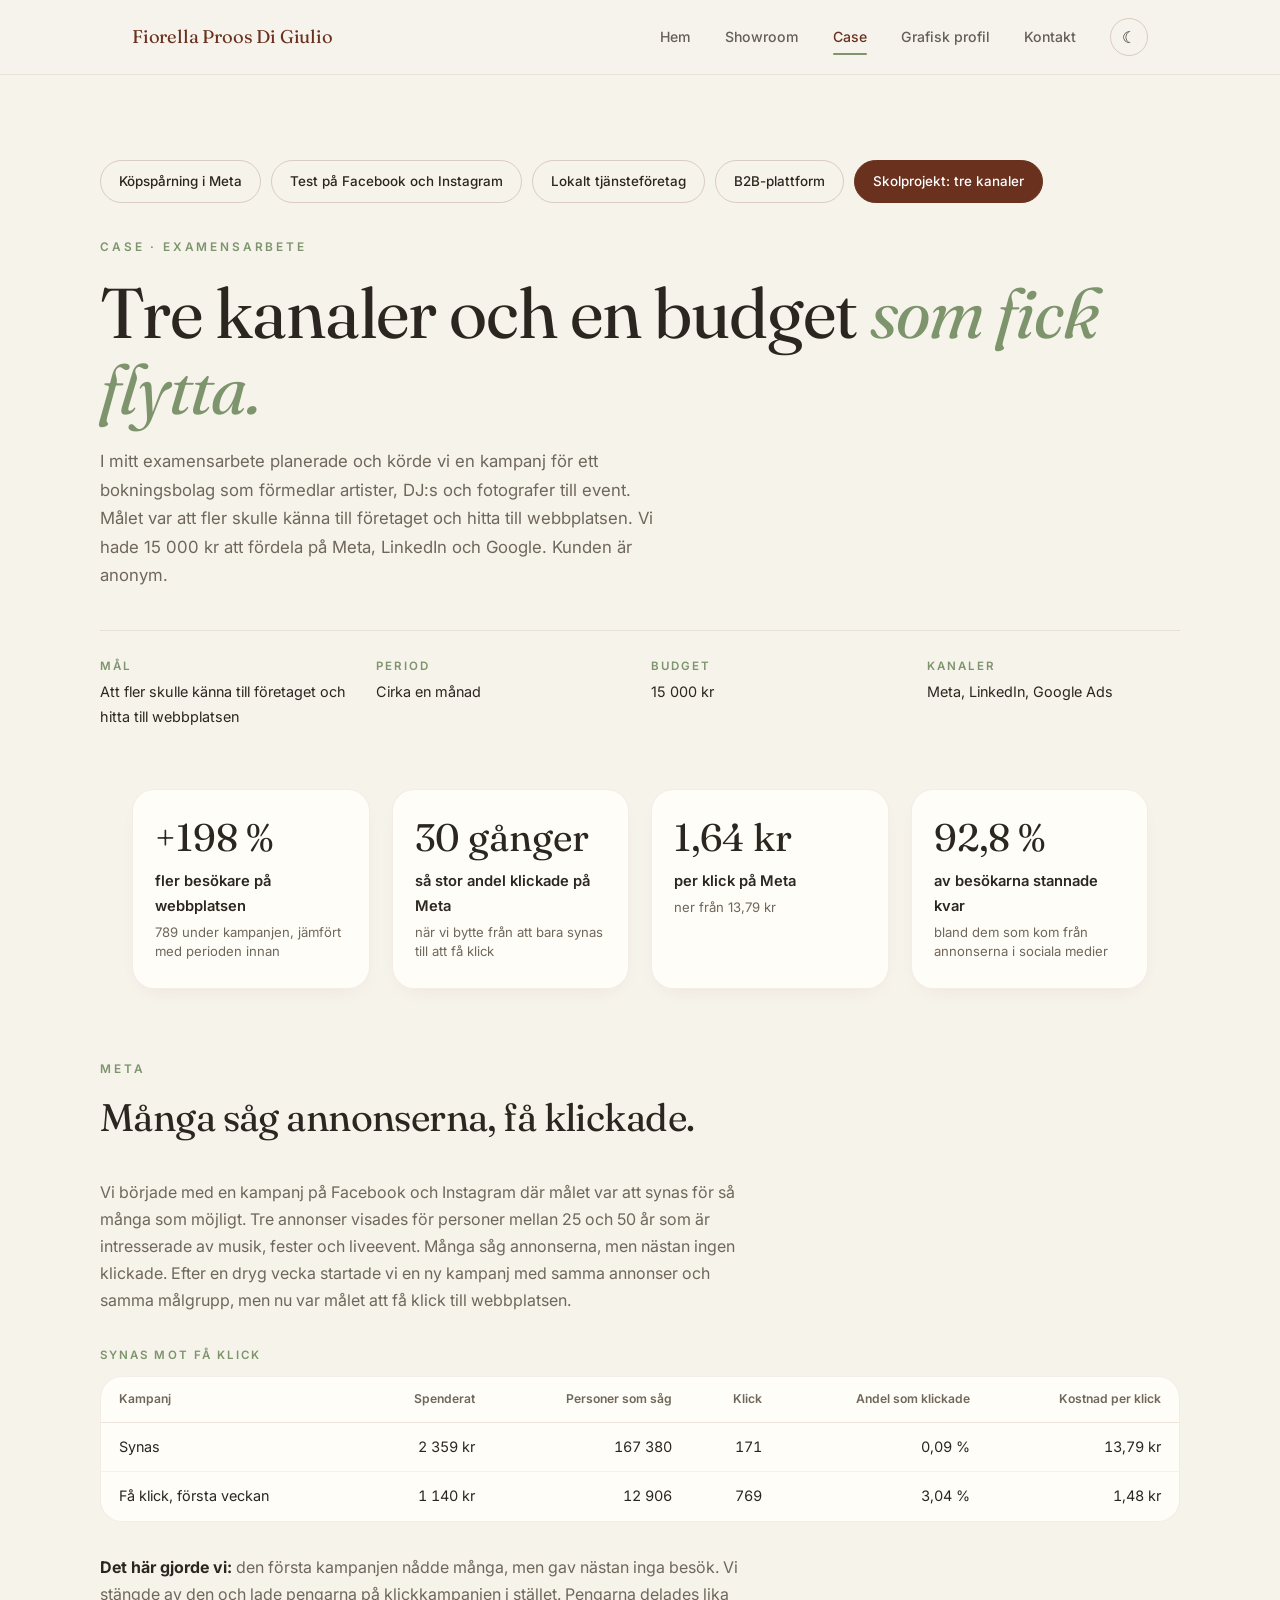
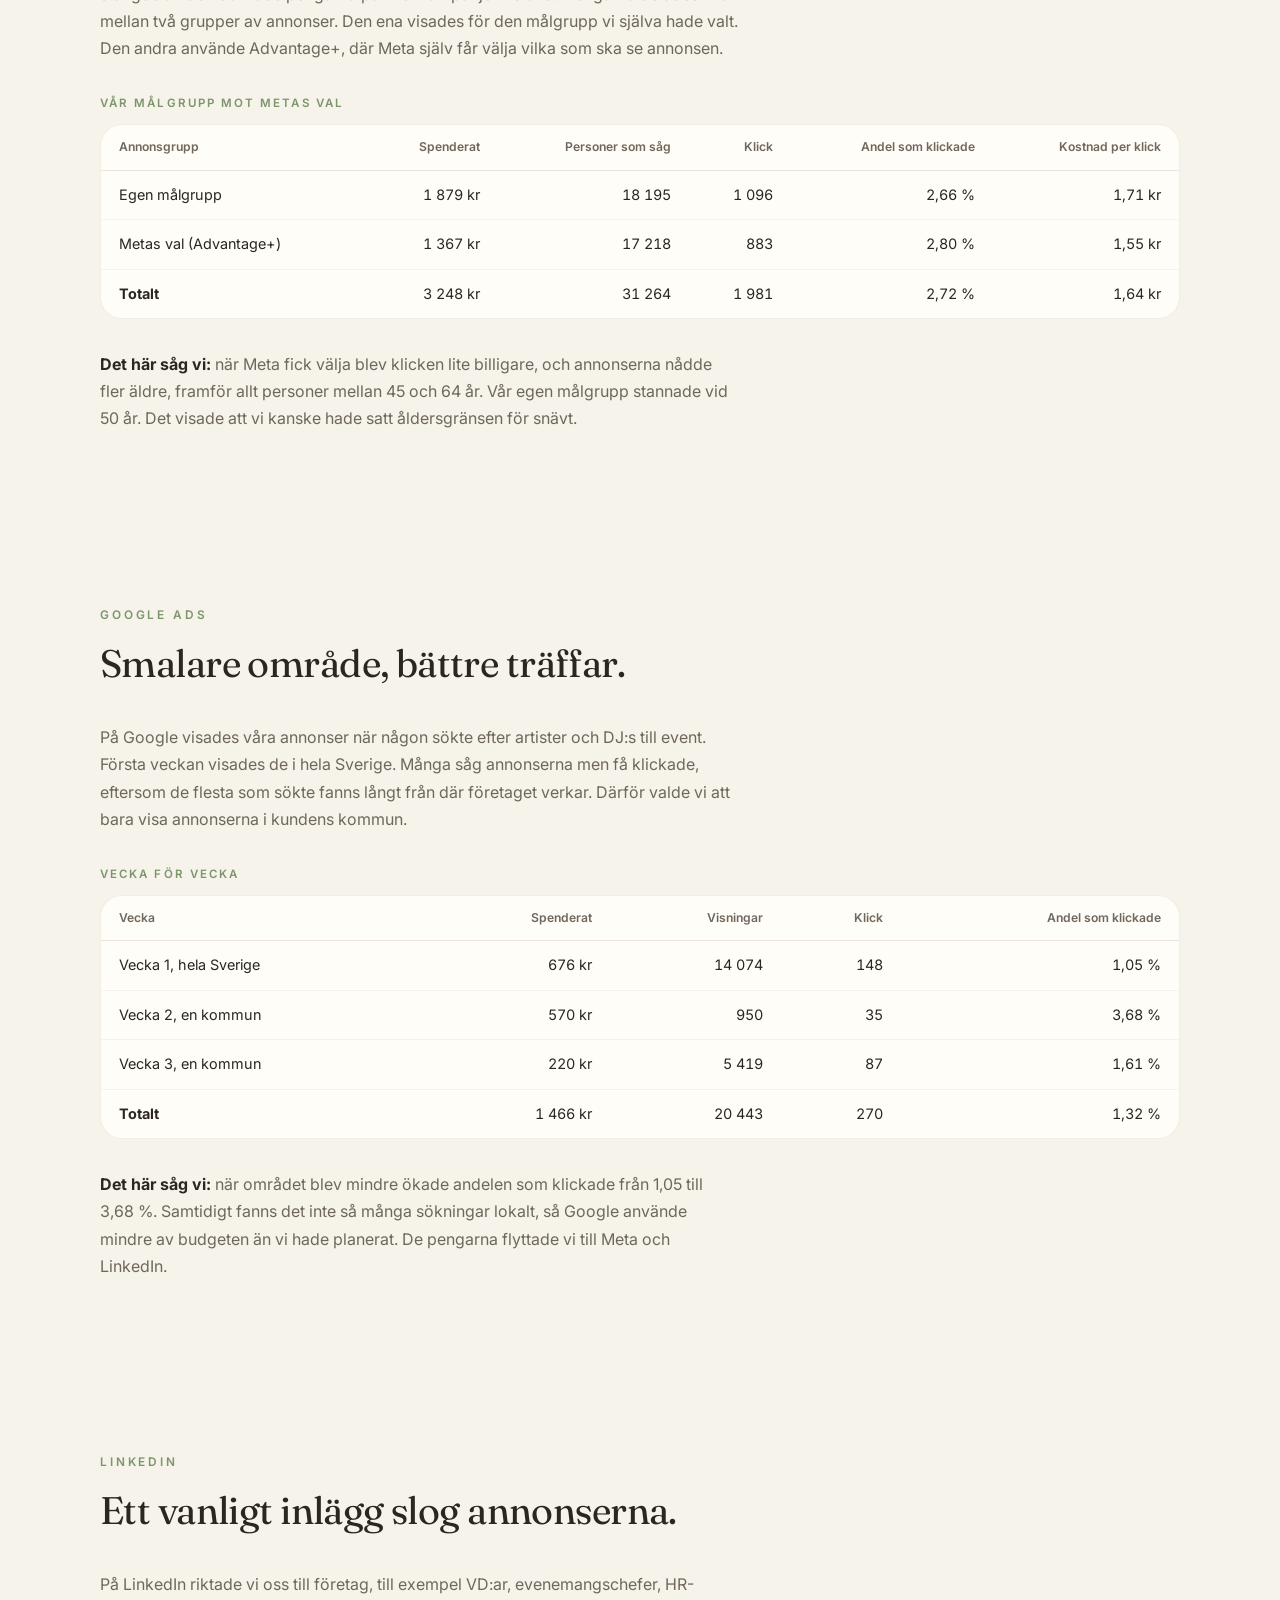
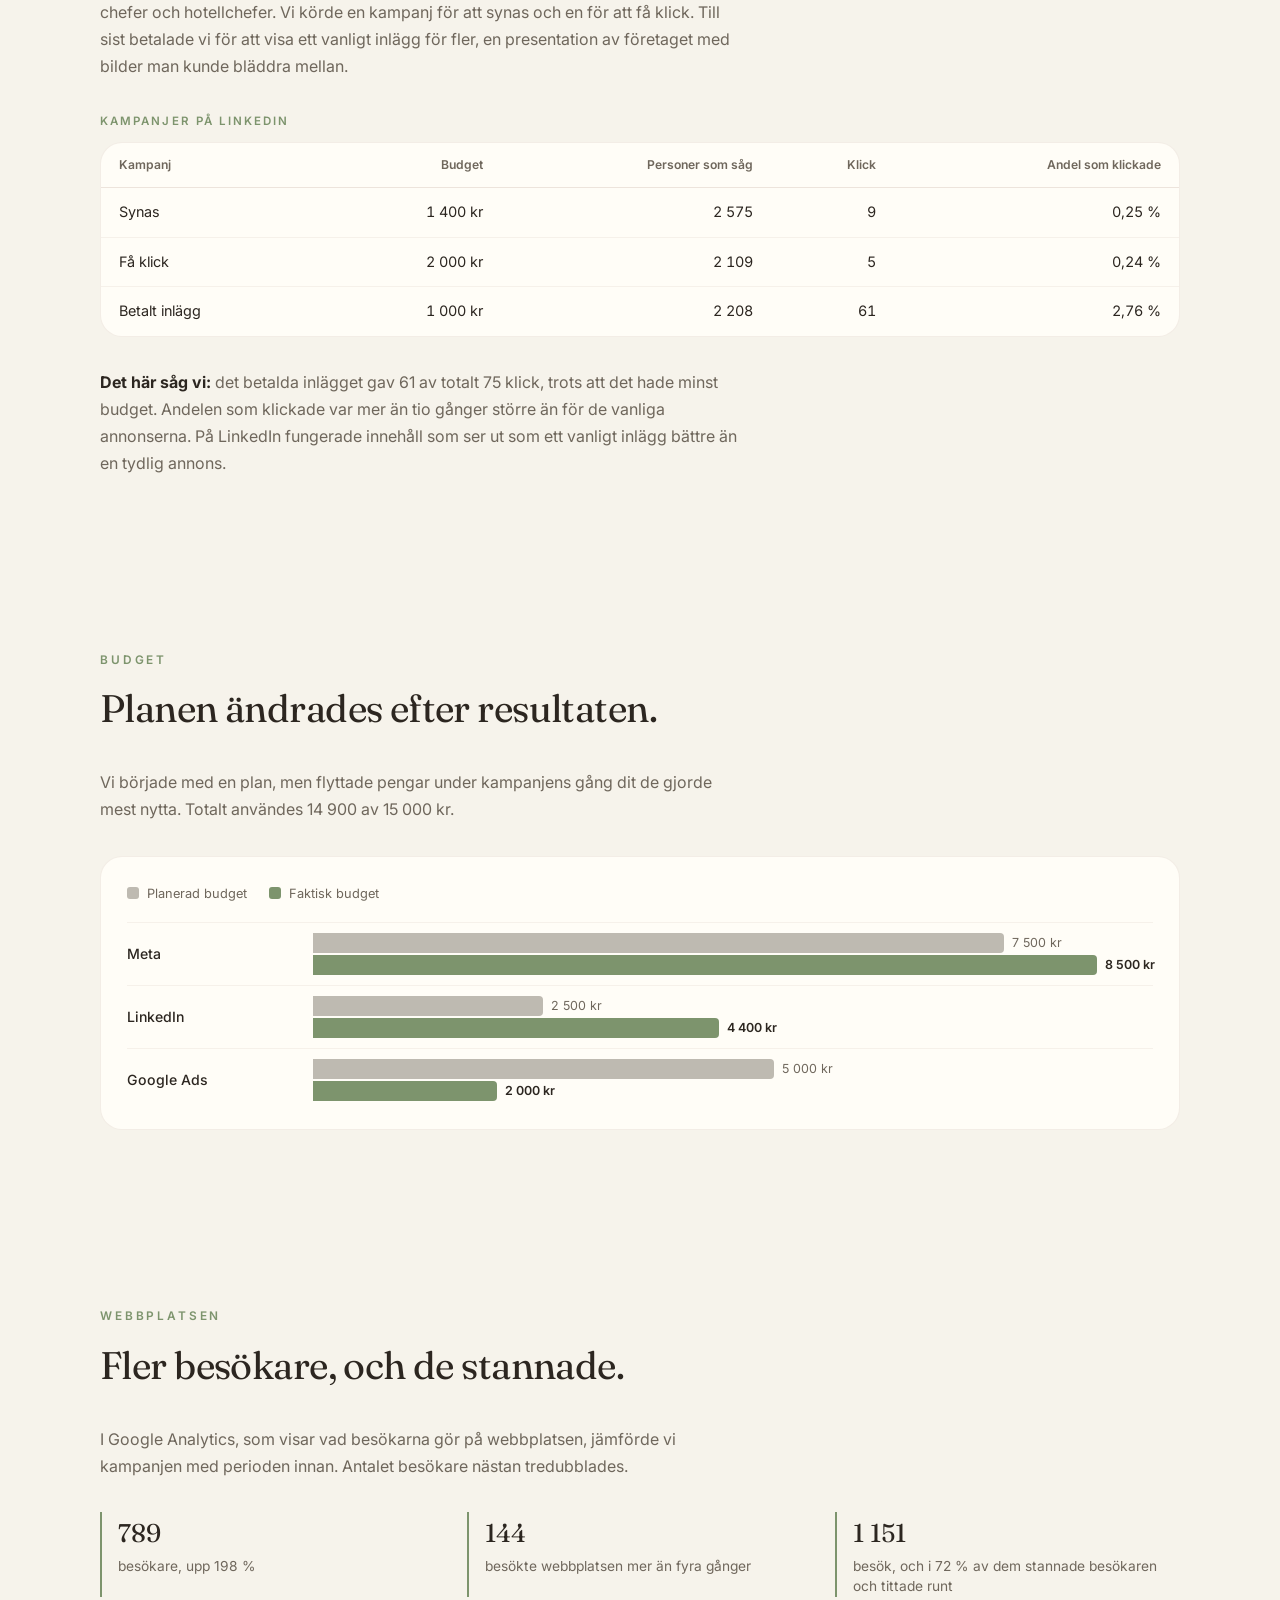
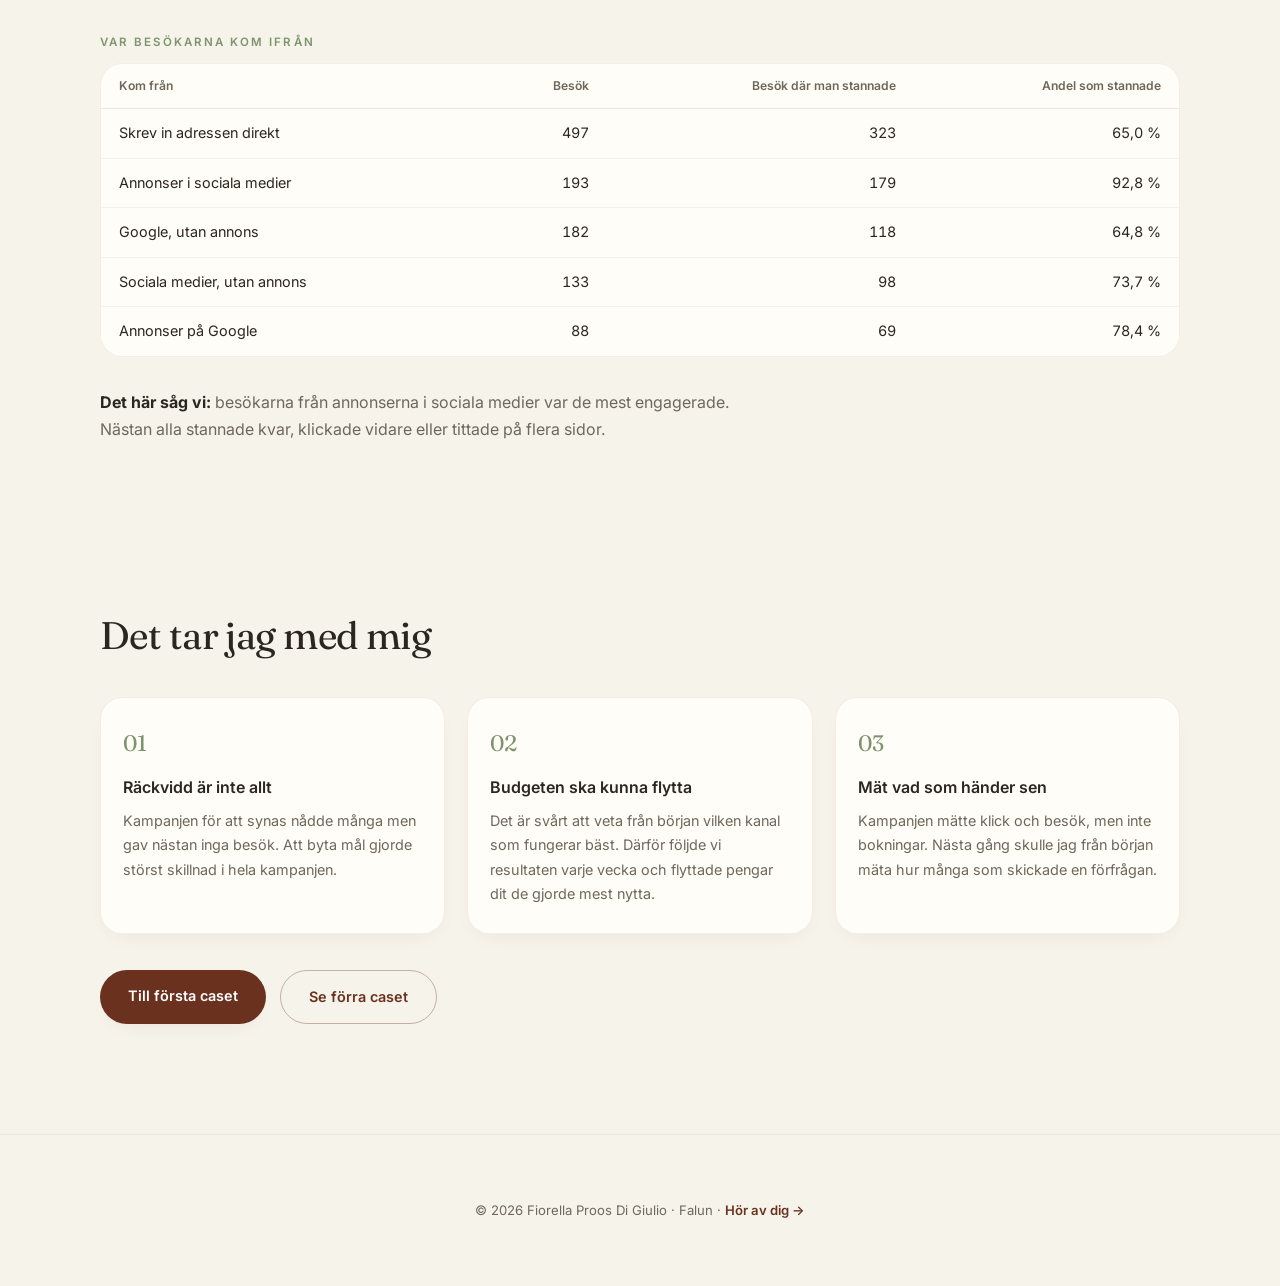
<file: case-1.html>
<!DOCTYPE html>
<html lang="sv">
<head>
<meta charset="UTF-8">
<meta name="viewport" content="width=device-width, initial-scale=1.0">
<meta name="description" content="Case från examensarbetet: kampanj på Meta, LinkedIn och Google Ads med 15 000 kr i budget.">
<title>Case Examensarbete · Fiorella Proos Di Giulio</title>
<link rel="preconnect" href="https://fonts.googleapis.com">
<link rel="preconnect" href="https://fonts.gstatic.com" crossorigin>
<link href="https://fonts.googleapis.com/css2?family=Fraunces:ital,opsz,wght@0,9..144,400;1,9..144,400&family=Inter:wght@400;500;600&display=swap" rel="stylesheet">
<link rel="stylesheet" href="style.css">
</head>
<body>
<nav>
  <div class="nav-inner">
    <a href="index.html" class="logo">Fiorella Proos Di Giulio</a>
    <div class="nav-links">
      <a href="index.html">Hem</a>
      <a href="showroom.html">Showroom</a>
      <a href="case-5.html" class="current">Case</a>
      <a href="profil.html">Grafisk profil</a>
      <a href="kontakt.html">Kontakt</a>
      <button class="theme-btn" id="themeBtn" aria-label="Växla tema">☾</button>
    </div>
    <button class="burger" id="burger" aria-label="Meny">☰</button>
  </div>
  <div class="mobile-menu" id="mobileMenu">
    <a href="index.html">Hem</a><a href="showroom.html">Showroom</a><a href="case-5.html">Case</a><a href="profil.html">Grafisk profil</a><a href="kontakt.html">Kontakt</a>
  </div>
</nav>

<header class="page-top wrap">
  <div class="filters case-switch reveal">
    <a class="filter" href="case-5.html">Köpspårning i Meta</a>
    <a class="filter" href="case-4.html">Test på Facebook och Instagram</a>
    <a class="filter" href="case-3.html">Lokalt tjänsteföretag</a>
    <a class="filter" href="case-2.html">B2B-plattform</a>
    <a class="filter active" href="case-1.html" aria-current="page">Skolprojekt: tre kanaler</a>
  </div>
  <div class="eyebrow reveal">Case · Examensarbete</div>
  <h1 class="reveal">Tre kanaler och en budget <em>som fick flytta.</em></h1>
  <p class="reveal">I mitt examensarbete planerade och körde vi en kampanj för ett bokningsbolag som förmedlar artister, DJ:s och fotografer till event. Målet var att fler skulle känna till företaget och hitta till webbplatsen. Vi hade 15&nbsp;000&nbsp;kr att fördela på Meta, LinkedIn och Google. Kunden är anonym.</p>

  <dl class="case-meta reveal">
    <div><dt>Mål</dt><dd>Att fler skulle känna till företaget och hitta till webbplatsen</dd></div>
    <div><dt>Period</dt><dd>Cirka en månad</dd></div>
    <div><dt>Budget</dt><dd>15&nbsp;000&nbsp;kr</dd></div>
    <div><dt>Kanaler</dt><dd>Meta, LinkedIn, Google Ads</dd></div>
  </dl>
</header>

<!-- NYCKELTAL -->
<section class="wrap">
  <div class="kpis">
    <div class="kpi reveal">
      <div class="kpi-n">+198&nbsp;%</div>
      <div class="kpi-l">fler besökare på webbplatsen</div>
      <div class="kpi-s">789 under kampanjen, jämfört med perioden innan</div>
    </div>
    <div class="kpi reveal">
      <div class="kpi-n">30 gånger</div>
      <div class="kpi-l">så stor andel klickade på Meta</div>
      <div class="kpi-s">när vi bytte från att bara synas till att få klick</div>
    </div>
    <div class="kpi reveal">
      <div class="kpi-n">1,64&nbsp;kr</div>
      <div class="kpi-l">per klick på Meta</div>
      <div class="kpi-s">ner från 13,79&nbsp;kr</div>
    </div>
    <div class="kpi reveal">
      <div class="kpi-n">92,8&nbsp;%</div>
      <div class="kpi-l">av besökarna stannade kvar</div>
      <div class="kpi-s">bland dem som kom från annonserna i sociala medier</div>
    </div>
  </div>
</section>

<!-- META -->
<section class="section wrap">
  <div class="eyebrow reveal">Meta</div>
  <h2 class="reveal">Många såg annonserna, få klickade.</h2>
  <p class="case-lead reveal">Vi började med en kampanj på Facebook och Instagram där målet var att synas för så många som möjligt. Tre annonser visades för personer mellan 25 och 50 år som är intresserade av musik, fester och liveevent. Många såg annonserna, men nästan ingen klickade. Efter en dryg vecka startade vi en ny kampanj med samma annonser och samma målgrupp, men nu var målet att få klick till webbplatsen.</p>

  <div class="table-wrap reveal">
    <table class="data">
      <caption>Synas mot få klick</caption>
      <thead><tr><th>Kampanj</th><th>Spenderat</th><th>Personer som såg</th><th>Klick</th><th>Andel som klickade</th><th>Kostnad per klick</th></tr></thead>
      <tbody>
        <tr><td>Synas</td><td>2&nbsp;359&nbsp;kr</td><td>167&nbsp;380</td><td>171</td><td>0,09&nbsp;%</td><td>13,79&nbsp;kr</td></tr>
        <tr><td>Få klick, första veckan</td><td>1&nbsp;140&nbsp;kr</td><td>12&nbsp;906</td><td>769</td><td>3,04&nbsp;%</td><td>1,48&nbsp;kr</td></tr>
      </tbody>
    </table>
  </div>

  <p class="case-lead reveal"><b>Det här gjorde vi:</b> den första kampanjen nådde många, men gav nästan inga besök. Vi stängde av den och lade pengarna på klickkampanjen i stället. Pengarna delades lika mellan två grupper av annonser. Den ena visades för den målgrupp vi själva hade valt. Den andra använde Advantage+, där Meta själv får välja vilka som ska se annonsen.</p>

  <div class="table-wrap reveal">
    <table class="data">
      <caption>Vår målgrupp mot Metas val</caption>
      <thead><tr><th>Annonsgrupp</th><th>Spenderat</th><th>Personer som såg</th><th>Klick</th><th>Andel som klickade</th><th>Kostnad per klick</th></tr></thead>
      <tbody>
        <tr><td>Egen målgrupp</td><td>1&nbsp;879&nbsp;kr</td><td>18&nbsp;195</td><td>1&nbsp;096</td><td>2,66&nbsp;%</td><td>1,71&nbsp;kr</td></tr>
        <tr><td>Metas val (Advantage+)</td><td>1&nbsp;367&nbsp;kr</td><td>17&nbsp;218</td><td>883</td><td>2,80&nbsp;%</td><td>1,55&nbsp;kr</td></tr>
        <tr><td><b>Totalt</b></td><td>3&nbsp;248&nbsp;kr</td><td>31&nbsp;264</td><td>1&nbsp;981</td><td>2,72&nbsp;%</td><td>1,64&nbsp;kr</td></tr>
      </tbody>
    </table>
  </div>

  <p class="case-lead reveal"><b>Det här såg vi:</b> när Meta fick välja blev klicken lite billigare, och annonserna nådde fler äldre, framför allt personer mellan 45 och 64 år. Vår egen målgrupp stannade vid 50 år. Det visade att vi kanske hade satt åldersgränsen för snävt.</p>
</section>

<!-- GOOGLE -->
<section class="section wrap">
  <div class="eyebrow reveal">Google Ads</div>
  <h2 class="reveal">Smalare område, bättre träffar.</h2>
  <p class="case-lead reveal">På Google visades våra annonser när någon sökte efter artister och DJ:s till event. Första veckan visades de i hela Sverige. Många såg annonserna men få klickade, eftersom de flesta som sökte fanns långt från där företaget verkar. Därför valde vi att bara visa annonserna i kundens kommun.</p>

  <div class="table-wrap reveal">
    <table class="data">
      <caption>Vecka för vecka</caption>
      <thead><tr><th>Vecka</th><th>Spenderat</th><th>Visningar</th><th>Klick</th><th>Andel som klickade</th></tr></thead>
      <tbody>
        <tr><td>Vecka 1, hela Sverige</td><td>676&nbsp;kr</td><td>14&nbsp;074</td><td>148</td><td>1,05&nbsp;%</td></tr>
        <tr><td>Vecka 2, en kommun</td><td>570&nbsp;kr</td><td>950</td><td>35</td><td>3,68&nbsp;%</td></tr>
        <tr><td>Vecka 3, en kommun</td><td>220&nbsp;kr</td><td>5&nbsp;419</td><td>87</td><td>1,61&nbsp;%</td></tr>
        <tr><td><b>Totalt</b></td><td>1&nbsp;466&nbsp;kr</td><td>20&nbsp;443</td><td>270</td><td>1,32&nbsp;%</td></tr>
      </tbody>
    </table>
  </div>

  <p class="case-lead reveal"><b>Det här såg vi:</b> när området blev mindre ökade andelen som klickade från 1,05 till 3,68&nbsp;%. Samtidigt fanns det inte så många sökningar lokalt, så Google använde mindre av budgeten än vi hade planerat. De pengarna flyttade vi till Meta och LinkedIn.</p>
</section>

<!-- LINKEDIN -->
<section class="section wrap">
  <div class="eyebrow reveal">LinkedIn</div>
  <h2 class="reveal">Ett vanligt inlägg slog annonserna.</h2>
  <p class="case-lead reveal">På LinkedIn riktade vi oss till företag, till exempel VD:ar, evenemangschefer, HR-chefer och hotellchefer. Vi körde en kampanj för att synas och en för att få klick. Till sist betalade vi för att visa ett vanligt inlägg för fler, en presentation av företaget med bilder man kunde bläddra mellan.</p>

  <div class="table-wrap reveal">
    <table class="data">
      <caption>Kampanjer på LinkedIn</caption>
      <thead><tr><th>Kampanj</th><th>Budget</th><th>Personer som såg</th><th>Klick</th><th>Andel som klickade</th></tr></thead>
      <tbody>
        <tr><td>Synas</td><td>1&nbsp;400&nbsp;kr</td><td>2&nbsp;575</td><td>9</td><td>0,25&nbsp;%</td></tr>
        <tr><td>Få klick</td><td>2&nbsp;000&nbsp;kr</td><td>2&nbsp;109</td><td>5</td><td>0,24&nbsp;%</td></tr>
        <tr><td>Betalt inlägg</td><td>1&nbsp;000&nbsp;kr</td><td>2&nbsp;208</td><td>61</td><td>2,76&nbsp;%</td></tr>
      </tbody>
    </table>
  </div>

  <p class="case-lead reveal"><b>Det här såg vi:</b> det betalda inlägget gav 61 av totalt 75 klick, trots att det hade minst budget. Andelen som klickade var mer än tio gånger större än för de vanliga annonserna. På LinkedIn fungerade innehåll som ser ut som ett vanligt inlägg bättre än en tydlig annons.</p>
</section>

<!-- BUDGET -->
<section class="section wrap">
  <div class="eyebrow reveal">Budget</div>
  <h2 class="reveal">Planen ändrades efter resultaten.</h2>
  <p class="case-lead reveal">Vi började med en plan, men flyttade pengar under kampanjens gång dit de gjorde mest nytta. Totalt användes 14&nbsp;900 av 15&nbsp;000&nbsp;kr.</p>

  <div class="bars reveal" role="table" aria-label="Planerad och faktisk budget per kanal">
    <div class="bars-legend" aria-hidden="true">
      <span><i class="sw sw-before"></i>Planerad budget</span>
      <span><i class="sw sw-after"></i>Faktisk budget</span>
    </div>
    <div class="bar-row" role="row">
      <div class="bar-name" role="rowheader">Meta</div>
      <div class="bar-pair" role="cell">
        <div class="bar before" style="--w:88.2%" title="Planerat 7 500 kr"><span>7 500 kr</span></div>
        <div class="bar after" style="--w:100%" title="Faktiskt 8 500 kr"><span>8 500 kr</span></div>
      </div>
    </div>
    <div class="bar-row" role="row">
      <div class="bar-name" role="rowheader">LinkedIn</div>
      <div class="bar-pair" role="cell">
        <div class="bar before" style="--w:29.4%" title="Planerat 2 500 kr"><span>2 500 kr</span></div>
        <div class="bar after" style="--w:51.8%" title="Faktiskt 4 400 kr"><span>4 400 kr</span></div>
      </div>
    </div>
    <div class="bar-row" role="row">
      <div class="bar-name" role="rowheader">Google Ads</div>
      <div class="bar-pair" role="cell">
        <div class="bar before" style="--w:58.8%" title="Planerat 5 000 kr"><span>5 000 kr</span></div>
        <div class="bar after" style="--w:23.5%" title="Faktiskt 2 000 kr"><span>2 000 kr</span></div>
      </div>
    </div>
  </div>
</section>

<!-- WEBBPLATSEN -->
<section class="section wrap">
  <div class="eyebrow reveal">Webbplatsen</div>
  <h2 class="reveal">Fler besökare, och de stannade.</h2>
  <p class="case-lead reveal">I Google Analytics, som visar vad besökarna gör på webbplatsen, jämförde vi kampanjen med perioden innan. Antalet besökare nästan tredubblades.</p>

  <div class="facts reveal">
    <div><b>789</b><span>besökare, upp 198&nbsp;%</span></div>
    <div><b>144</b><span>besökte webbplatsen mer än fyra gånger</span></div>
    <div><b>1&nbsp;151</b><span>besök, och i 72&nbsp;% av dem stannade besökaren och tittade runt</span></div>
  </div>

  <div class="table-wrap reveal">
    <table class="data">
      <caption>Var besökarna kom ifrån</caption>
      <thead><tr><th>Kom från</th><th>Besök</th><th>Besök där man stannade</th><th>Andel som stannade</th></tr></thead>
      <tbody>
        <tr><td>Skrev in adressen direkt</td><td>497</td><td>323</td><td>65,0&nbsp;%</td></tr>
        <tr><td>Annonser i sociala medier</td><td>193</td><td>179</td><td>92,8&nbsp;%</td></tr>
        <tr><td>Google, utan annons</td><td>182</td><td>118</td><td>64,8&nbsp;%</td></tr>
        <tr><td>Sociala medier, utan annons</td><td>133</td><td>98</td><td>73,7&nbsp;%</td></tr>
        <tr><td>Annonser på Google</td><td>88</td><td>69</td><td>78,4&nbsp;%</td></tr>
      </tbody>
    </table>
  </div>

  <p class="case-lead reveal"><b>Det här såg vi:</b> besökarna från annonserna i sociala medier var de mest engagerade. Nästan alla stannade kvar, klickade vidare eller tittade på flera sidor.</p>
</section>

<!-- LÄRDOMAR -->
<section class="section wrap">
  <h2 class="reveal">Det tar jag med mig</h2>
  <div class="process three">
    <div class="step reveal">
      <div class="num">01</div>
      <h4>Räckvidd är inte allt</h4>
      <p>Kampanjen för att synas nådde många men gav nästan inga besök. Att byta mål gjorde störst skillnad i hela kampanjen.</p>
    </div>
    <div class="step reveal">
      <div class="num">02</div>
      <h4>Budgeten ska kunna flytta</h4>
      <p>Det är svårt att veta från början vilken kanal som fungerar bäst. Därför följde vi resultaten varje vecka och flyttade pengar dit de gjorde mest nytta.</p>
    </div>
    <div class="step reveal">
      <div class="num">03</div>
      <h4>Mät vad som händer sen</h4>
      <p>Kampanjen mätte klick och besök, men inte bokningar. Nästa gång skulle jag från början mäta hur många som skickade en förfrågan.</p>
    </div>
  </div>
  <div class="cta-row reveal" style="margin-top:36px">
    <a class="btn btn-primary" href="case-5.html">Till första caset</a>
    <a class="btn btn-ghost" href="case-2.html">Se förra caset</a>
  </div>
</section>

<div class="lightbox" id="lightbox">
  <button class="lb-close" id="lbClose" aria-label="Stäng">×</button>
  <div class="lb-inner" id="lbInner"></div>
</div>

<footer>
  © 2026 Fiorella Proos Di Giulio · Falun · <a href="kontakt.html">Hör av dig →</a>
</footer>
<script src="script.js"></script>
<script>
  // Förstora bilder vid klick
  (function () {
    var lb = document.getElementById('lightbox');
    var inner = document.getElementById('lbInner');
    document.querySelectorAll('.shot img').forEach(function (img) {
      img.addEventListener('click', function () {
        inner.innerHTML = '<img src="' + img.getAttribute('src') + '" alt="' + img.alt + '">';
        lb.classList.add('open');
      });
    });
    document.getElementById('lbClose').addEventListener('click', function () { lb.classList.remove('open'); });
    lb.addEventListener('click', function (e) { if (e.target === lb) lb.classList.remove('open'); });
  })();
</script>
</body>
</html>
</file>
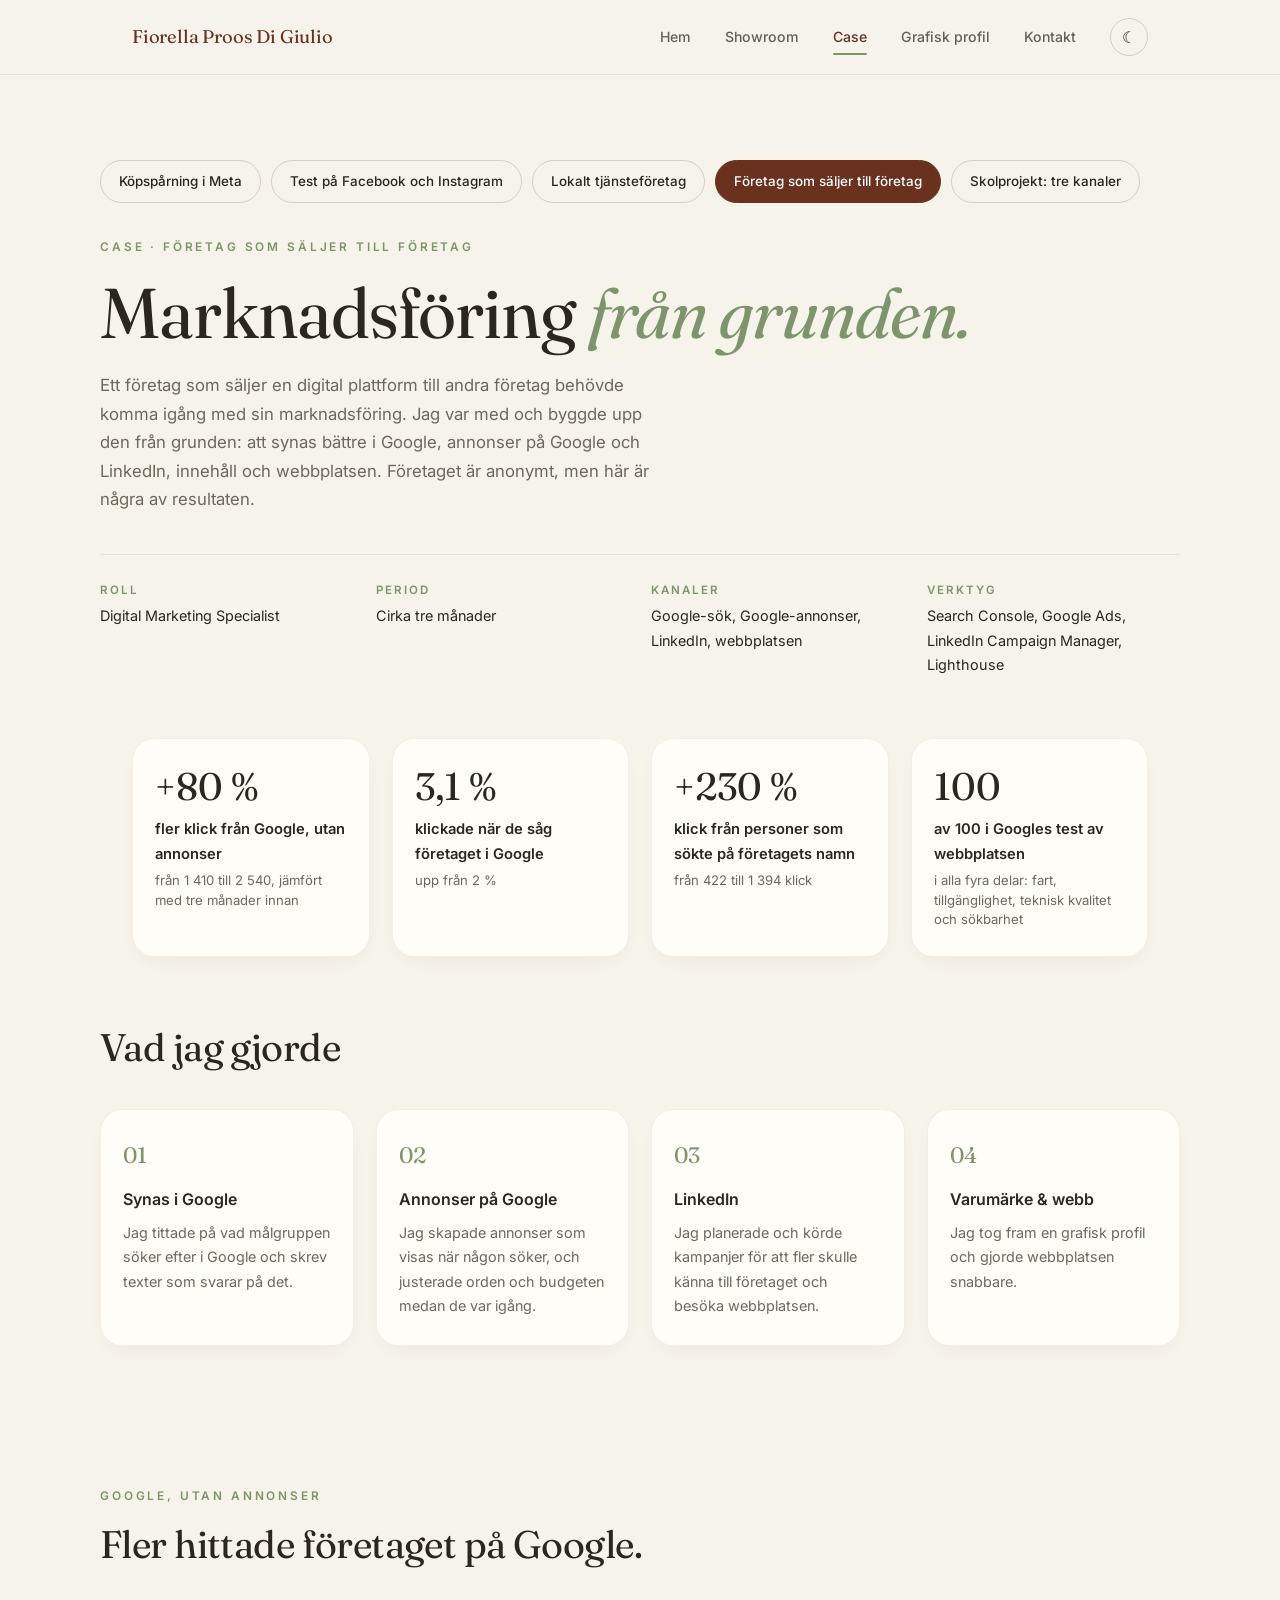
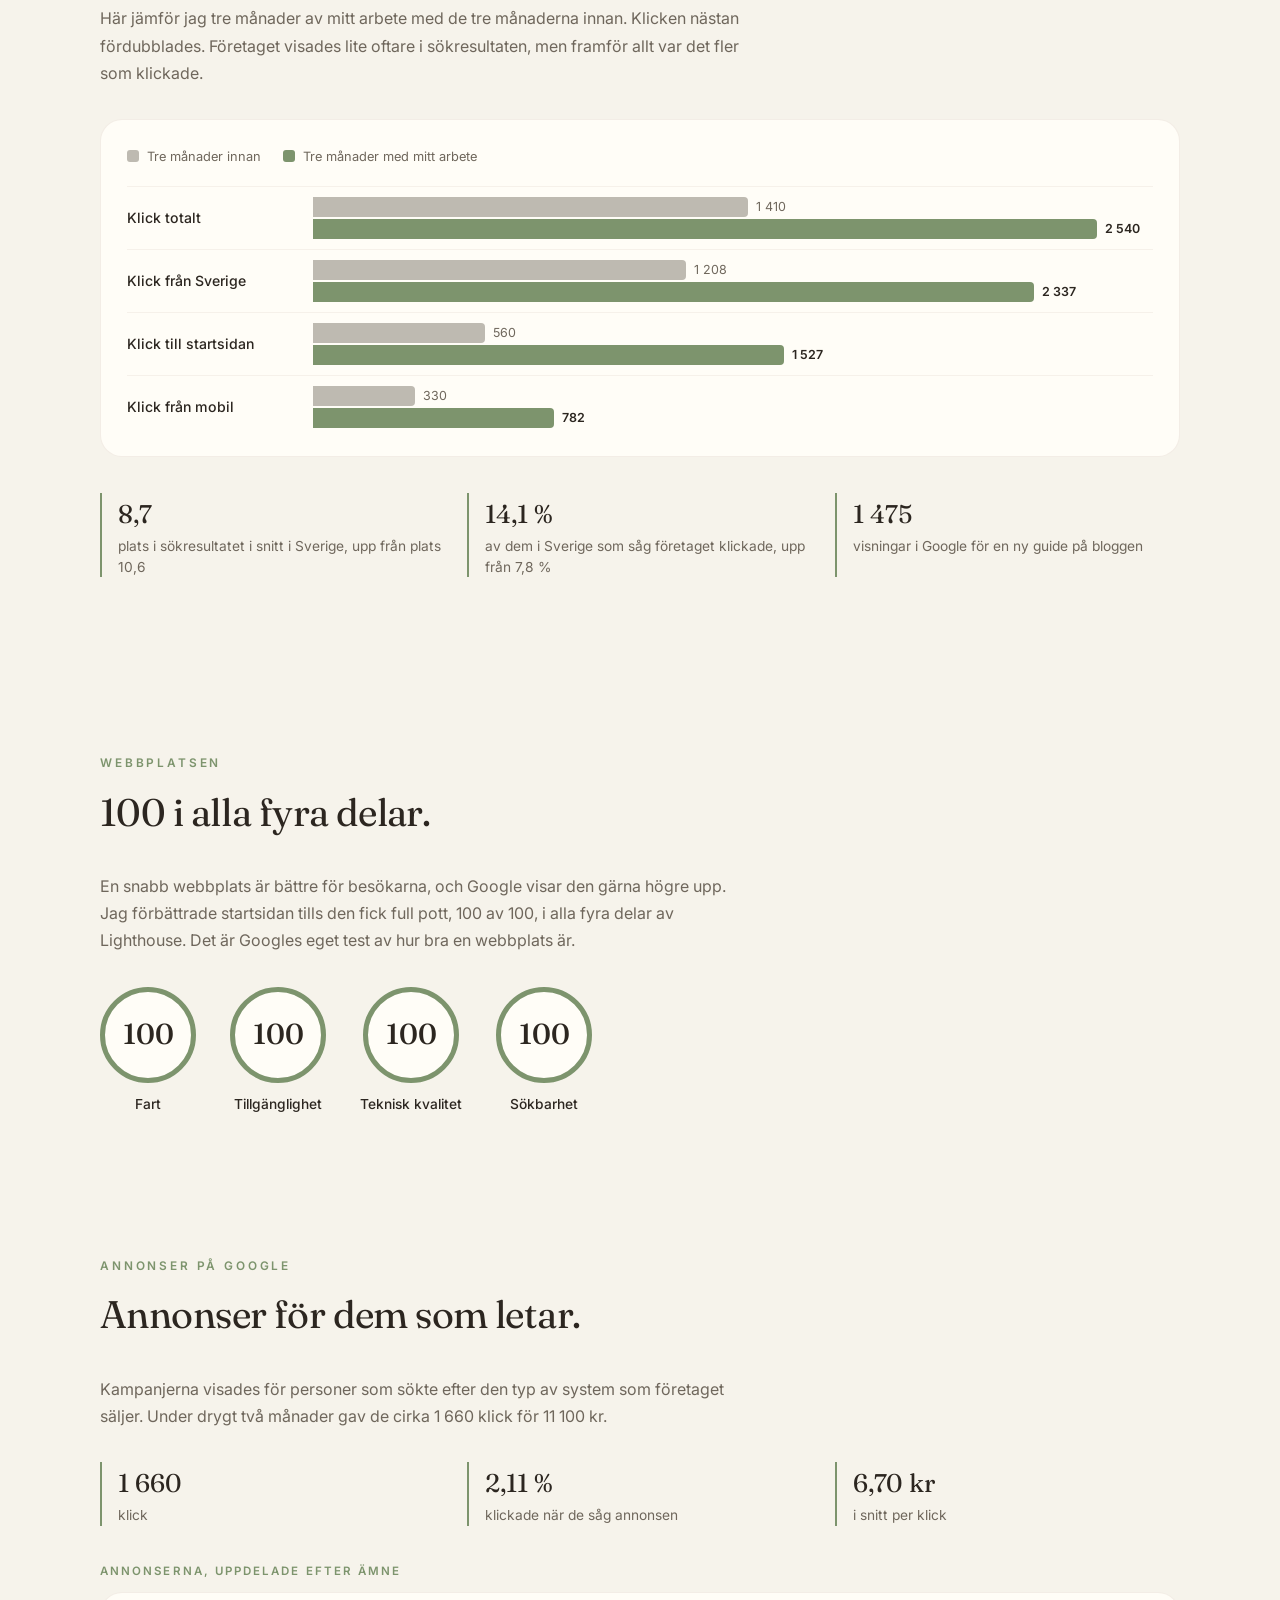
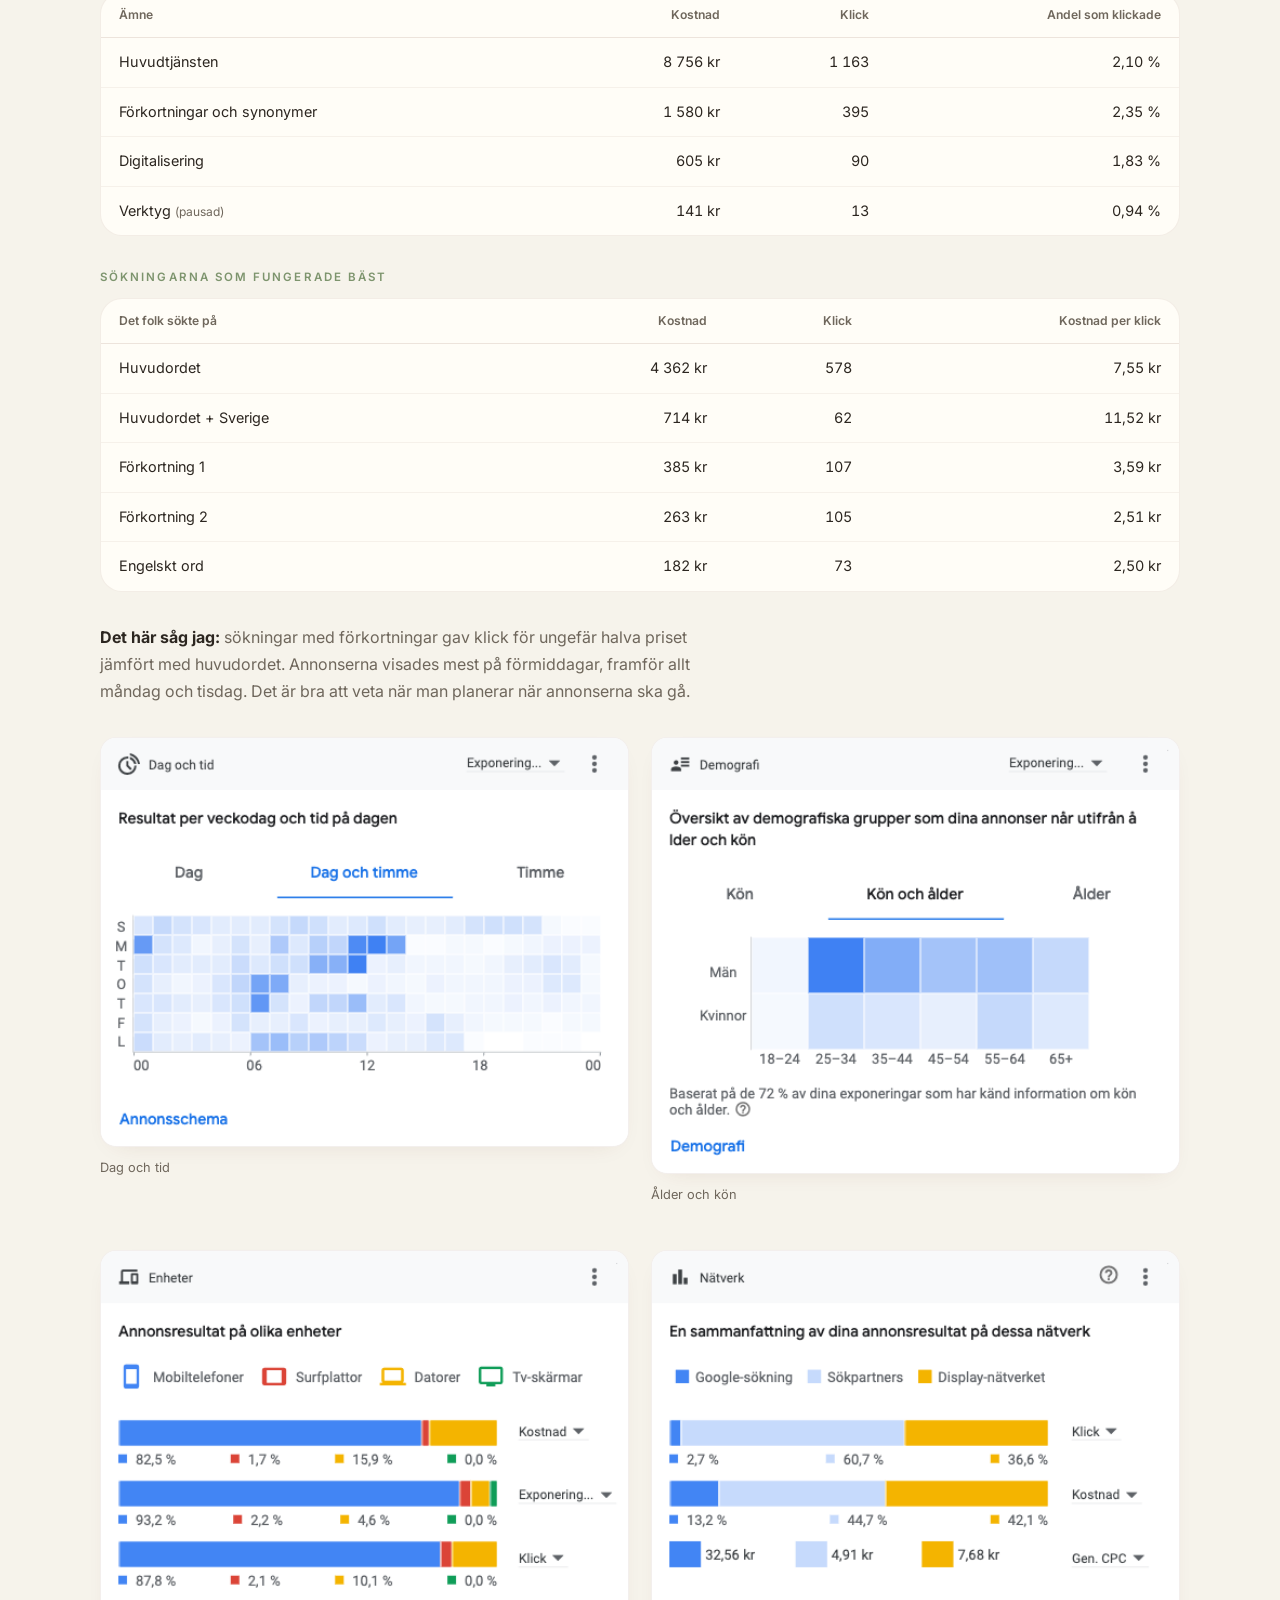
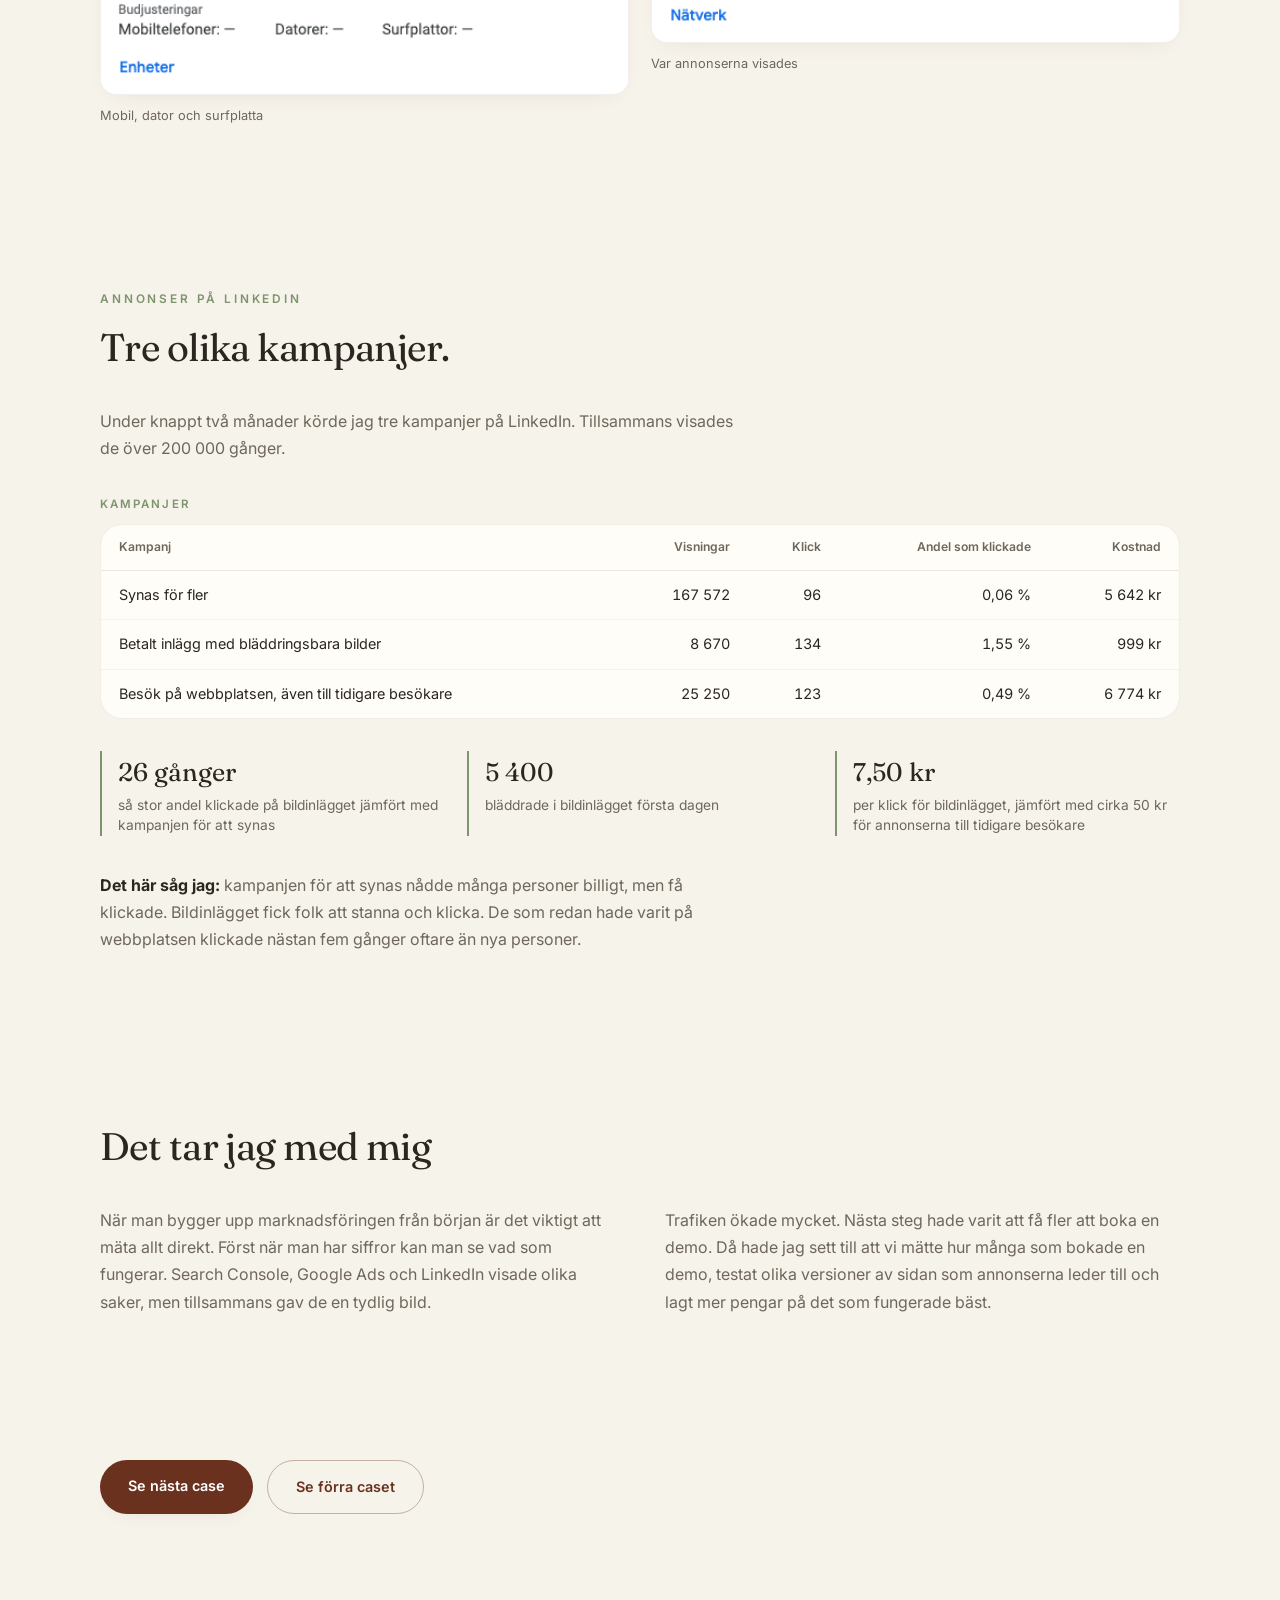
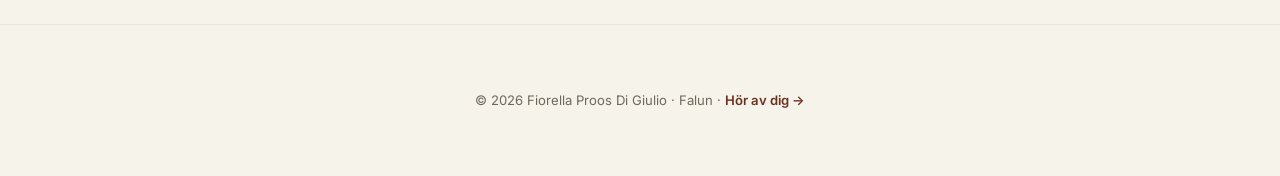
<file: case-2.html>
<!DOCTYPE html>
<html lang="sv">
<head>
<meta charset="UTF-8">
<meta name="viewport" content="width=device-width, initial-scale=1.0">
<meta name="description" content="Case: digital marknadsföring för ett B2B-företag. SEO, Google Ads, LinkedIn och webbprestanda.">
<title>Case B2B · Fiorella Proos Di Giulio</title>
<link rel="preconnect" href="https://fonts.googleapis.com">
<link rel="preconnect" href="https://fonts.gstatic.com" crossorigin>
<link href="https://fonts.googleapis.com/css2?family=Fraunces:ital,opsz,wght@0,9..144,400;1,9..144,400&family=Inter:wght@400;500;600&display=swap" rel="stylesheet">
<link rel="stylesheet" href="style.css">
</head>
<body>
<nav>
  <div class="nav-inner">
    <a href="index.html" class="logo">Fiorella Proos Di Giulio</a>
    <div class="nav-links">
      <a href="index.html">Hem</a>
      <a href="showroom.html">Showroom</a>
      <a href="case-5.html" class="current">Case</a>
      <a href="profil.html">Grafisk profil</a>
      <a href="kontakt.html">Kontakt</a>
      <button class="theme-btn" id="themeBtn" aria-label="Växla tema">☾</button>
    </div>
    <button class="burger" id="burger" aria-label="Meny">☰</button>
  </div>
  <div class="mobile-menu" id="mobileMenu">
    <a href="index.html">Hem</a><a href="showroom.html">Showroom</a><a href="case-5.html">Case</a><a href="profil.html">Grafisk profil</a><a href="kontakt.html">Kontakt</a>
  </div>
</nav>

<header class="page-top wrap">
  <div class="filters case-switch reveal">
    <a class="filter" href="case-5.html">Köpspårning i Meta</a>
    <a class="filter" href="case-4.html">Test på Facebook och Instagram</a>
    <a class="filter" href="case-3.html">Lokalt tjänsteföretag</a>
    <a class="filter active" href="case-2.html" aria-current="page">Företag som säljer till företag</a>
    <a class="filter" href="case-1.html">Skolprojekt: tre kanaler</a>
  </div>
  <div class="eyebrow reveal">Case · Företag som säljer till företag</div>
  <h1 class="reveal">Marknadsföring <em>från grunden.</em></h1>
  <p class="reveal">Ett företag som säljer en digital plattform till andra företag behövde komma igång med sin marknadsföring. Jag var med och byggde upp den från grunden: att synas bättre i Google, annonser på Google och LinkedIn, innehåll och webbplatsen. Företaget är anonymt, men här är några av resultaten.</p>

  <dl class="case-meta reveal">
    <div><dt>Roll</dt><dd>Digital Marketing Specialist</dd></div>
    <div><dt>Period</dt><dd>Cirka tre månader</dd></div>
    <div><dt>Kanaler</dt><dd>Google-sök, Google-annonser, LinkedIn, webbplatsen</dd></div>
    <div><dt>Verktyg</dt><dd>Search Console, Google Ads, LinkedIn Campaign Manager, Lighthouse</dd></div>
  </dl>
</header>

<!-- NYCKELTAL -->
<section class="wrap">
  <div class="kpis">
    <div class="kpi reveal">
      <div class="kpi-n">+80&nbsp;%</div>
      <div class="kpi-l">fler klick från Google, utan annonser</div>
      <div class="kpi-s">från 1&nbsp;410 till 2&nbsp;540, jämfört med tre månader innan</div>
    </div>
    <div class="kpi reveal">
      <div class="kpi-n">3,1&nbsp;%</div>
      <div class="kpi-l">klickade när de såg företaget i Google</div>
      <div class="kpi-s">upp från 2&nbsp;%</div>
    </div>
    <div class="kpi reveal">
      <div class="kpi-n">+230&nbsp;%</div>
      <div class="kpi-l">klick från personer som sökte på företagets namn</div>
      <div class="kpi-s">från 422 till 1&nbsp;394 klick</div>
    </div>
    <div class="kpi reveal">
      <div class="kpi-n">100</div>
      <div class="kpi-l">av 100 i Googles test av webbplatsen</div>
      <div class="kpi-s">i alla fyra delar: fart, tillgänglighet, teknisk kvalitet och sökbarhet</div>
    </div>
  </div>
</section>

<!-- VAD JAG GJORDE -->
<section class="section wrap">
  <h2 class="reveal">Vad jag gjorde</h2>
  <div class="process">
    <div class="step reveal">
      <div class="num">01</div>
      <h4>Synas i Google</h4>
      <p>Jag tittade på vad målgruppen söker efter i Google och skrev texter som svarar på det.</p>
    </div>
    <div class="step reveal">
      <div class="num">02</div>
      <h4>Annonser på Google</h4>
      <p>Jag skapade annonser som visas när någon söker, och justerade orden och budgeten medan de var igång.</p>
    </div>
    <div class="step reveal">
      <div class="num">03</div>
      <h4>LinkedIn</h4>
      <p>Jag planerade och körde kampanjer för att fler skulle känna till företaget och besöka webbplatsen.</p>
    </div>
    <div class="step reveal">
      <div class="num">04</div>
      <h4>Varumärke & webb</h4>
      <p>Jag tog fram en grafisk profil och gjorde webbplatsen snabbare.</p>
    </div>
  </div>
</section>

<!-- ORGANISK SÖK -->
<section class="section wrap">
  <div class="eyebrow reveal">Google, utan annonser</div>
  <h2 class="reveal">Fler hittade företaget på Google.</h2>
  <p class="case-lead reveal">Här jämför jag tre månader av mitt arbete med de tre månaderna innan. Klicken nästan fördubblades. Företaget visades lite oftare i sökresultaten, men framför allt var det fler som klickade.</p>

  <div class="bars reveal" role="table" aria-label="Klick från Google före och efter">
    <div class="bars-legend" aria-hidden="true">
      <span><i class="sw sw-before"></i>Tre månader innan</span>
      <span><i class="sw sw-after"></i>Tre månader med mitt arbete</span>
    </div>
    <div class="bar-row" role="row">
      <div class="bar-name" role="rowheader">Klick totalt</div>
      <div class="bar-pair" role="cell">
        <div class="bar before" style="--w:55.5%" title="1 410 klick"><span>1 410</span></div>
        <div class="bar after" style="--w:100%" title="2 540 klick"><span>2 540</span></div>
      </div>
    </div>
    <div class="bar-row" role="row">
      <div class="bar-name" role="rowheader">Klick från Sverige</div>
      <div class="bar-pair" role="cell">
        <div class="bar before" style="--w:47.6%" title="1 208 klick"><span>1 208</span></div>
        <div class="bar after" style="--w:92%" title="2 337 klick"><span>2 337</span></div>
      </div>
    </div>
    <div class="bar-row" role="row">
      <div class="bar-name" role="rowheader">Klick till startsidan</div>
      <div class="bar-pair" role="cell">
        <div class="bar before" style="--w:22%" title="560 klick"><span>560</span></div>
        <div class="bar after" style="--w:60.1%" title="1 527 klick"><span>1 527</span></div>
      </div>
    </div>
    <div class="bar-row" role="row">
      <div class="bar-name" role="rowheader">Klick från mobil</div>
      <div class="bar-pair" role="cell">
        <div class="bar before" style="--w:13%" title="330 klick"><span>330</span></div>
        <div class="bar after" style="--w:30.8%" title="782 klick"><span>782</span></div>
      </div>
    </div>
  </div>

  <div class="facts reveal">
    <div><b>8,7</b><span>plats i sökresultatet i snitt i Sverige, upp från plats 10,6</span></div>
    <div><b>14,1&nbsp;%</b><span>av dem i Sverige som såg företaget klickade, upp från 7,8&nbsp;%</span></div>
    <div><b>1&nbsp;475</b><span>visningar i Google för en ny guide på bloggen</span></div>
  </div>

</section>

<!-- WEBBPRESTANDA -->
<section class="section wrap">
  <div class="eyebrow reveal">Webbplatsen</div>
  <h2 class="reveal">100 i alla fyra delar.</h2>
  <p class="case-lead reveal">En snabb webbplats är bättre för besökarna, och Google visar den gärna högre upp. Jag förbättrade startsidan tills den fick full pott, 100 av 100, i alla fyra delar av Lighthouse. Det är Googles eget test av hur bra en webbplats är.</p>
  <div class="lh reveal" role="list" aria-label="Lighthouse-resultat">
    <div class="lh-item" role="listitem"><div class="lh-ring">100</div><span>Fart</span></div>
    <div class="lh-item" role="listitem"><div class="lh-ring">100</div><span>Tillgänglighet</span></div>
    <div class="lh-item" role="listitem"><div class="lh-ring">100</div><span>Teknisk kvalitet</span></div>
    <div class="lh-item" role="listitem"><div class="lh-ring">100</div><span>Sökbarhet</span></div>
  </div>
</section>

<!-- GOOGLE ADS -->
<section class="section wrap">
  <div class="eyebrow reveal">Annonser på Google</div>
  <h2 class="reveal">Annonser för dem som letar.</h2>
  <p class="case-lead reveal">Kampanjerna visades för personer som sökte efter den typ av system som företaget säljer. Under drygt två månader gav de cirka 1&nbsp;660 klick för 11&nbsp;100&nbsp;kr.</p>

  <div class="facts reveal">
    <div><b>1&nbsp;660</b><span>klick</span></div>
    <div><b>2,11&nbsp;%</b><span>klickade när de såg annonsen</span></div>
    <div><b>6,70&nbsp;kr</b><span>i snitt per klick</span></div>
  </div>

  <div class="table-wrap reveal">
    <table class="data">
      <caption>Annonserna, uppdelade efter ämne</caption>
      <thead><tr><th>Ämne</th><th>Kostnad</th><th>Klick</th><th>Andel som klickade</th></tr></thead>
      <tbody>
        <tr><td>Huvudtjänsten</td><td>8&nbsp;756&nbsp;kr</td><td>1&nbsp;163</td><td>2,10&nbsp;%</td></tr>
        <tr><td>Förkortningar och synonymer</td><td>1&nbsp;580&nbsp;kr</td><td>395</td><td>2,35&nbsp;%</td></tr>
        <tr><td>Digitalisering</td><td>605&nbsp;kr</td><td>90</td><td>1,83&nbsp;%</td></tr>
        <tr><td>Verktyg <small>(pausad)</small></td><td>141&nbsp;kr</td><td>13</td><td>0,94&nbsp;%</td></tr>
      </tbody>
    </table>
  </div>

  <div class="table-wrap reveal">
    <table class="data">
      <caption>Sökningarna som fungerade bäst</caption>
      <thead><tr><th>Det folk sökte på</th><th>Kostnad</th><th>Klick</th><th>Kostnad per klick</th></tr></thead>
      <tbody>
        <tr><td>Huvudordet</td><td>4&nbsp;362&nbsp;kr</td><td>578</td><td>7,55&nbsp;kr</td></tr>
        <tr><td>Huvudordet + Sverige</td><td>714&nbsp;kr</td><td>62</td><td>11,52&nbsp;kr</td></tr>
        <tr><td>Förkortning 1</td><td>385&nbsp;kr</td><td>107</td><td>3,59&nbsp;kr</td></tr>
        <tr><td>Förkortning 2</td><td>263&nbsp;kr</td><td>105</td><td>2,51&nbsp;kr</td></tr>
        <tr><td>Engelskt ord</td><td>182&nbsp;kr</td><td>73</td><td>2,50&nbsp;kr</td></tr>
      </tbody>
    </table>
  </div>

  <p class="case-lead reveal"><b>Det här såg jag:</b> sökningar med förkortningar gav klick för ungefär halva priset jämfört med huvudordet. Annonserna visades mest på förmiddagar, framför allt måndag och tisdag. Det är bra att veta när man planerar när annonserna ska gå.</p>

  <div class="shot-grid two">
    <figure class="shot reveal"><img src="Media/Case/ads-dag-tid.png" alt="Visningar per veckodag och timme" loading="lazy"><figcaption>Dag och tid</figcaption></figure>
    <figure class="shot reveal"><img src="Media/Case/ads-demografi.png" alt="Demografi: kön och ålder" loading="lazy"><figcaption>Ålder och kön</figcaption></figure>
    <figure class="shot reveal"><img src="Media/Case/ads-enheter.png" alt="Annonsresultat per enhet" loading="lazy"><figcaption>Mobil, dator och surfplatta</figcaption></figure>
    <figure class="shot reveal"><img src="Media/Case/ads-natverk.png" alt="Annonsresultat per nätverk" loading="lazy"><figcaption>Var annonserna visades</figcaption></figure>
  </div>
</section>

<!-- LINKEDIN -->
<section class="section wrap">
  <div class="eyebrow reveal">Annonser på LinkedIn</div>
  <h2 class="reveal">Tre olika kampanjer.</h2>
  <p class="case-lead reveal">Under knappt två månader körde jag tre kampanjer på LinkedIn. Tillsammans visades de över 200&nbsp;000 gånger.</p>

  <div class="table-wrap reveal">
    <table class="data">
      <caption>Kampanjer</caption>
      <thead><tr><th>Kampanj</th><th>Visningar</th><th>Klick</th><th>Andel som klickade</th><th>Kostnad</th></tr></thead>
      <tbody>
        <tr><td>Synas för fler</td><td>167&nbsp;572</td><td>96</td><td>0,06&nbsp;%</td><td>5&nbsp;642&nbsp;kr</td></tr>
        <tr><td>Betalt inlägg med bläddringsbara bilder</td><td>8&nbsp;670</td><td>134</td><td>1,55&nbsp;%</td><td>999&nbsp;kr</td></tr>
        <tr><td>Besök på webbplatsen, även till tidigare besökare</td><td>25&nbsp;250</td><td>123</td><td>0,49&nbsp;%</td><td>6&nbsp;774&nbsp;kr</td></tr>
      </tbody>
    </table>
  </div>

  <div class="facts reveal">
    <div><b>26 gånger</b><span>så stor andel klickade på bildinlägget jämfört med kampanjen för att synas</span></div>
    <div><b>5&nbsp;400</b><span>bläddrade i bildinlägget första dagen</span></div>
    <div><b>7,50&nbsp;kr</b><span>per klick för bildinlägget, jämfört med cirka 50&nbsp;kr för annonserna till tidigare besökare</span></div>
  </div>

  <p class="case-lead reveal"><b>Det här såg jag:</b> kampanjen för att synas nådde många personer billigt, men få klickade. Bildinlägget fick folk att stanna och klicka. De som redan hade varit på webbplatsen klickade nästan fem gånger oftare än nya personer.</p>
</section>

<!-- LÄRDOMAR -->
<section class="section wrap">
  <h2 class="reveal">Det tar jag med mig</h2>
  <div class="story">
    <div class="reveal">
      <p>När man bygger upp marknadsföringen från början är det viktigt att mäta allt direkt. Först när man har siffror kan man se vad som fungerar. Search Console, Google Ads och LinkedIn visade olika saker, men tillsammans gav de en tydlig bild.</p>
    </div>
    <div class="reveal">
      <p>Trafiken ökade mycket. Nästa steg hade varit att få fler att boka en demo. Då hade jag sett till att vi mätte hur många som bokade en demo, testat olika versioner av sidan som annonserna leder till och lagt mer pengar på det som fungerade bäst.</p>
    </div>
  </div>
  <div class="cta-row reveal" style="margin-top:36px">
    <a class="btn btn-primary" href="case-1.html">Se nästa case</a>
    <a class="btn btn-ghost" href="case-3.html">Se förra caset</a>
  </div>
</section>

<div class="lightbox" id="lightbox">
  <button class="lb-close" id="lbClose" aria-label="Stäng">×</button>
  <div class="lb-inner" id="lbInner"></div>
</div>

<footer>
  © 2026 Fiorella Proos Di Giulio · Falun · <a href="kontakt.html">Hör av dig →</a>
</footer>
<script src="script.js"></script>
<script>
  // Förstora skärmdumpar vid klick
  (function () {
    var lb = document.getElementById('lightbox');
    var inner = document.getElementById('lbInner');
    document.querySelectorAll('.shot img').forEach(function (img) {
      img.addEventListener('click', function () {
        inner.classList.add('wide'); inner.innerHTML = '<img src="' + img.getAttribute('src') + '" alt="' + img.alt + '">';
        lb.classList.add('open');
      });
    });
    document.getElementById('lbClose').addEventListener('click', function () { lb.classList.remove('open'); });
    lb.addEventListener('click', function (e) { if (e.target === lb) lb.classList.remove('open'); });
  })();
</script>
</body>
</html>
</file>
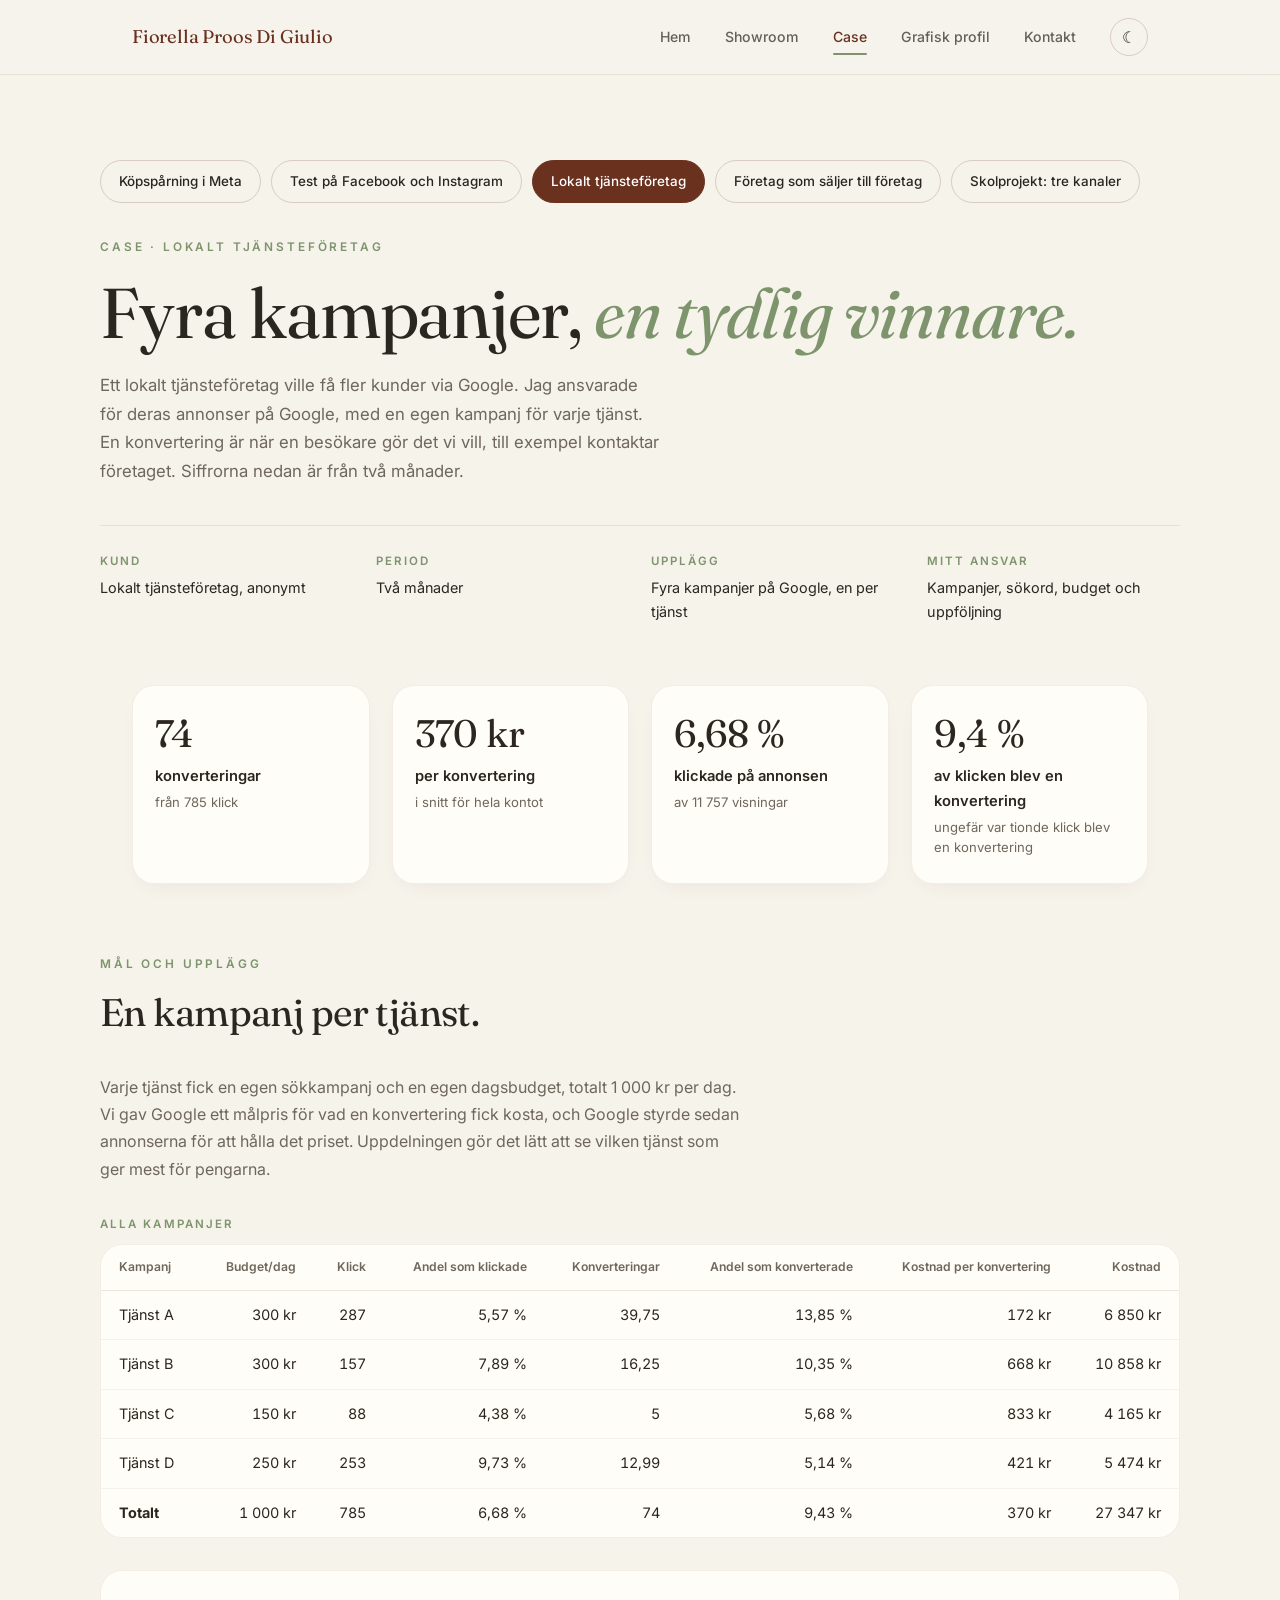
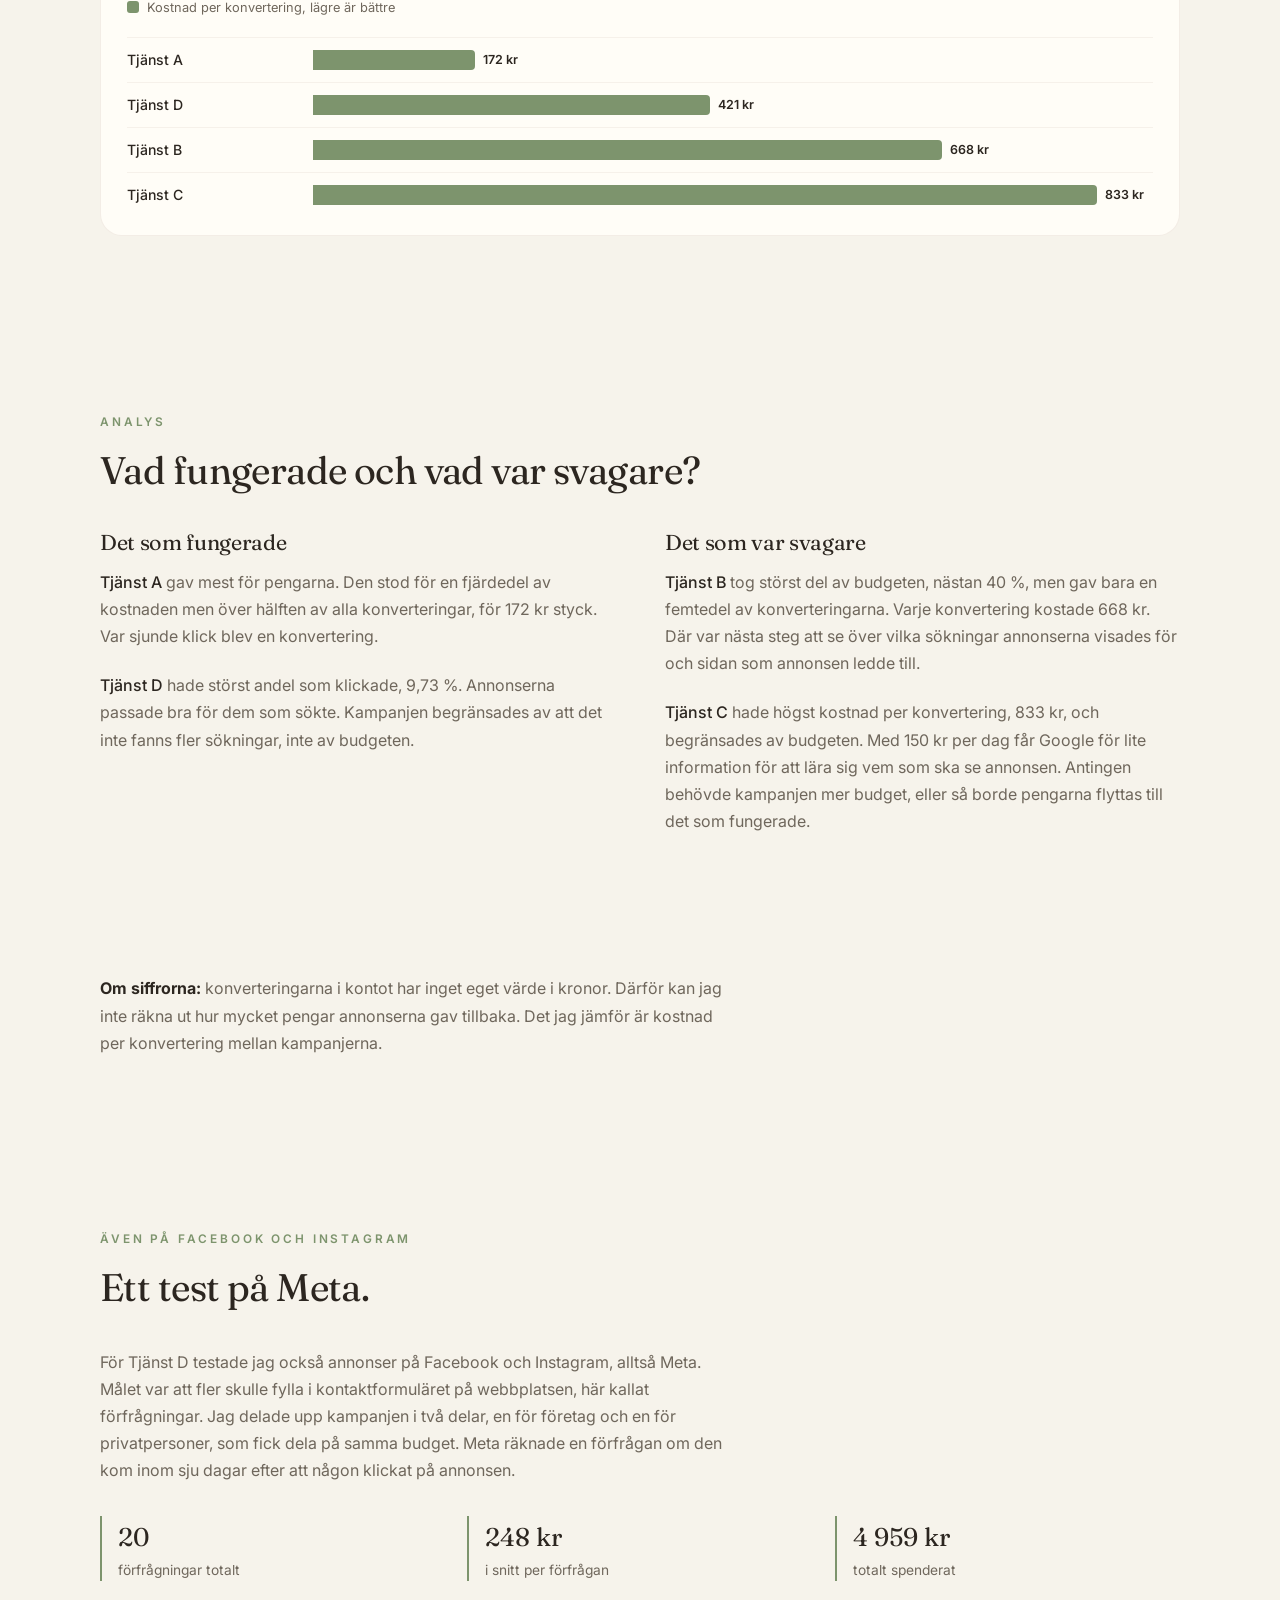
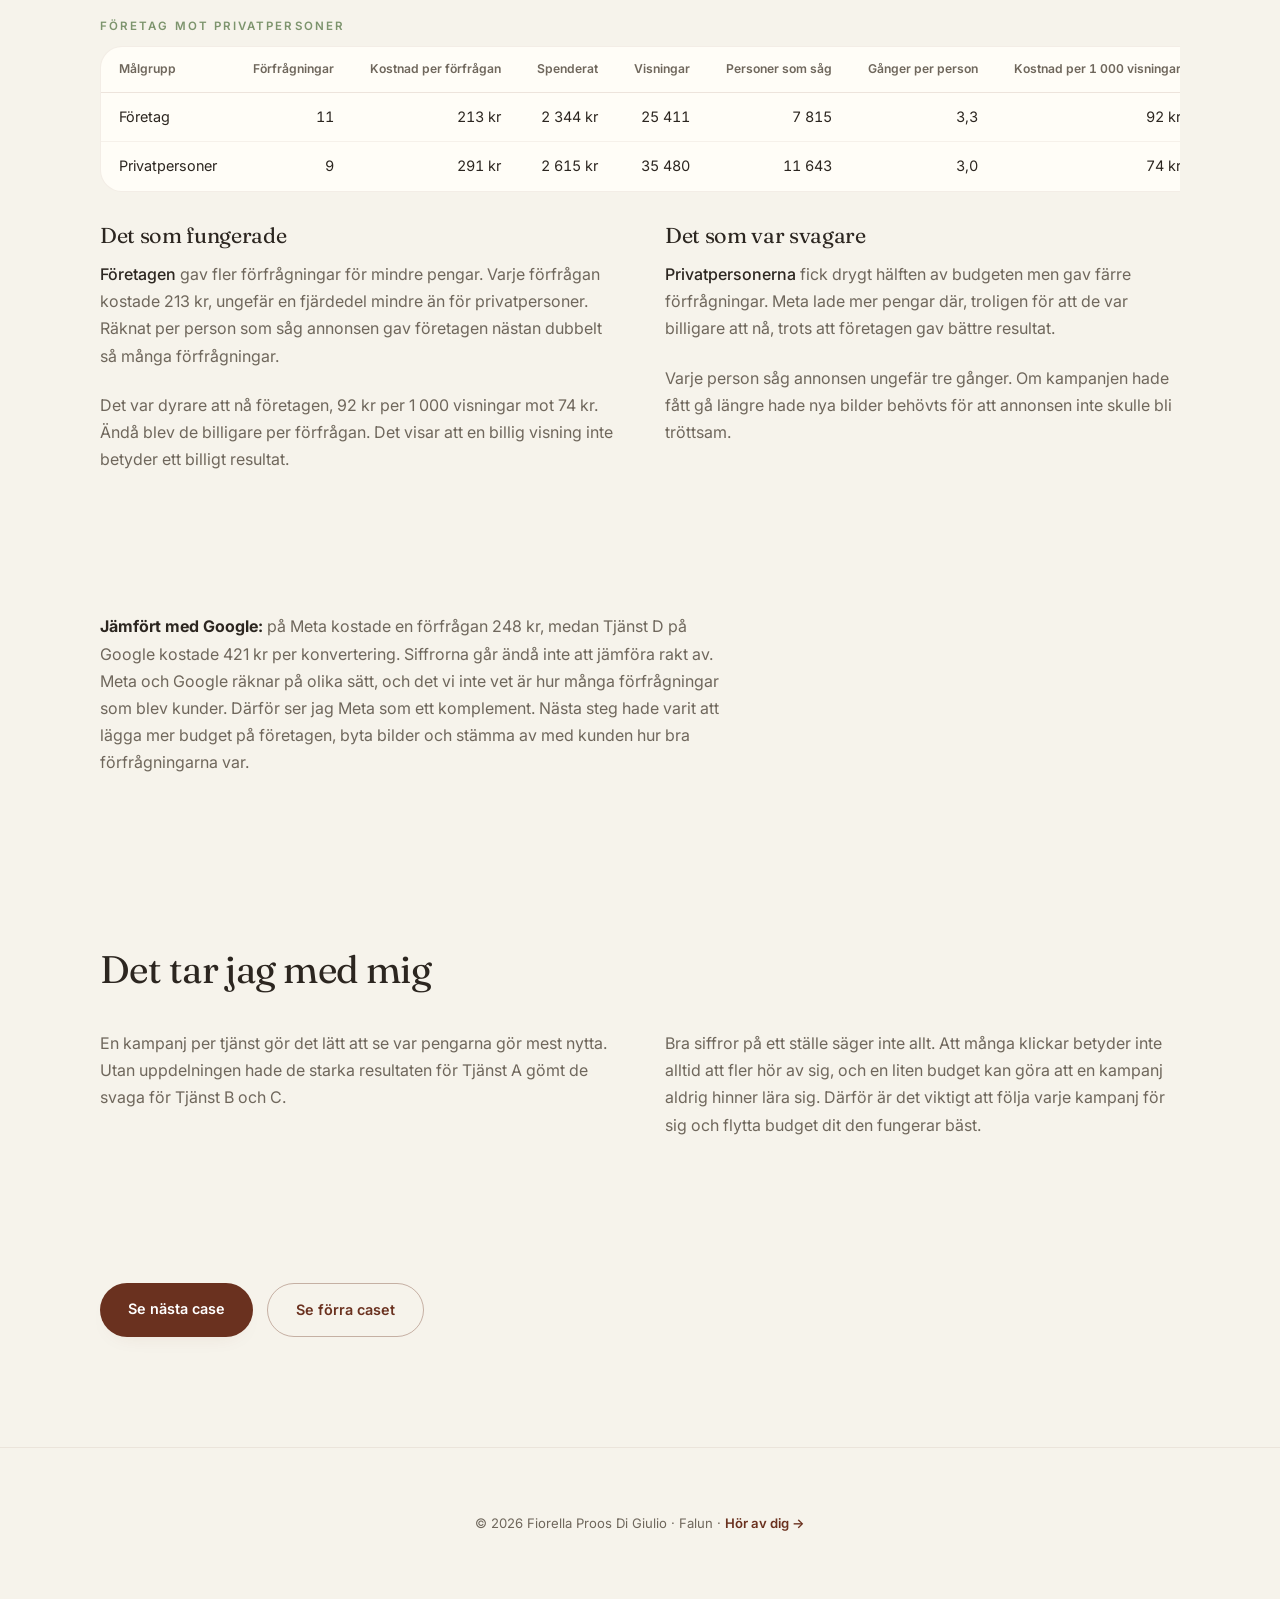
<file: case-3.html>
<!DOCTYPE html>
<html lang="sv">
<head>
<meta charset="UTF-8">
<meta name="viewport" content="width=device-width, initial-scale=1.0">
<meta name="description" content="Case: annonser på Google för ett lokalt tjänsteföretag. En kampanj per tjänst och en analys av vad som gav mest för pengarna.">
<title>Case Tjänsteföretag · Fiorella Proos Di Giulio</title>
<link rel="preconnect" href="https://fonts.googleapis.com">
<link rel="preconnect" href="https://fonts.gstatic.com" crossorigin>
<link href="https://fonts.googleapis.com/css2?family=Fraunces:ital,opsz,wght@0,9..144,400;1,9..144,400&family=Inter:wght@400;500;600&display=swap" rel="stylesheet">
<link rel="stylesheet" href="style.css">
</head>
<body>
<nav>
  <div class="nav-inner">
    <a href="index.html" class="logo">Fiorella Proos Di Giulio</a>
    <div class="nav-links">
      <a href="index.html">Hem</a>
      <a href="showroom.html">Showroom</a>
      <a href="case-5.html" class="current">Case</a>
      <a href="profil.html">Grafisk profil</a>
      <a href="kontakt.html">Kontakt</a>
      <button class="theme-btn" id="themeBtn" aria-label="Växla tema">☾</button>
    </div>
    <button class="burger" id="burger" aria-label="Meny">☰</button>
  </div>
  <div class="mobile-menu" id="mobileMenu">
    <a href="index.html">Hem</a><a href="showroom.html">Showroom</a><a href="case-5.html">Case</a><a href="profil.html">Grafisk profil</a><a href="kontakt.html">Kontakt</a>
  </div>
</nav>

<header class="page-top wrap">
  <div class="filters case-switch reveal">
    <a class="filter" href="case-5.html">Köpspårning i Meta</a>
    <a class="filter" href="case-4.html">Test på Facebook och Instagram</a>
    <a class="filter active" href="case-3.html" aria-current="page">Lokalt tjänsteföretag</a>
    <a class="filter" href="case-2.html">Företag som säljer till företag</a>
    <a class="filter" href="case-1.html">Skolprojekt: tre kanaler</a>
  </div>
  <div class="eyebrow reveal">Case · Lokalt tjänsteföretag</div>
  <h1 class="reveal">Fyra kampanjer, <em>en tydlig vinnare.</em></h1>
  <p class="reveal">Ett lokalt tjänsteföretag ville få fler kunder via Google. Jag ansvarade för deras annonser på Google, med en egen kampanj för varje tjänst. En konvertering är när en besökare gör det vi vill, till exempel kontaktar företaget. Siffrorna nedan är från två månader.</p>

  <dl class="case-meta reveal">
    <div><dt>Kund</dt><dd>Lokalt tjänsteföretag, anonymt</dd></div>
    <div><dt>Period</dt><dd>Två månader</dd></div>
    <div><dt>Upplägg</dt><dd>Fyra kampanjer på Google, en per tjänst</dd></div>
    <div><dt>Mitt ansvar</dt><dd>Kampanjer, sökord, budget och uppföljning</dd></div>
  </dl>
</header>

<!-- NYCKELTAL -->
<section class="wrap">
  <div class="kpis">
    <div class="kpi reveal">
      <div class="kpi-n">74</div>
      <div class="kpi-l">konverteringar</div>
      <div class="kpi-s">från 785 klick</div>
    </div>
    <div class="kpi reveal">
      <div class="kpi-n">370&nbsp;kr</div>
      <div class="kpi-l">per konvertering</div>
      <div class="kpi-s">i snitt för hela kontot</div>
    </div>
    <div class="kpi reveal">
      <div class="kpi-n">6,68&nbsp;%</div>
      <div class="kpi-l">klickade på annonsen</div>
      <div class="kpi-s">av 11&nbsp;757 visningar</div>
    </div>
    <div class="kpi reveal">
      <div class="kpi-n">9,4&nbsp;%</div>
      <div class="kpi-l">av klicken blev en konvertering</div>
      <div class="kpi-s">ungefär var tionde klick blev en konvertering</div>
    </div>
  </div>
</section>

<!-- UPPLÄGG -->
<section class="section wrap">
  <div class="eyebrow reveal">Mål och upplägg</div>
  <h2 class="reveal">En kampanj per tjänst.</h2>
  <p class="case-lead reveal">Varje tjänst fick en egen sökkampanj och en egen dagsbudget, totalt 1&nbsp;000&nbsp;kr per dag. Vi gav Google ett målpris för vad en konvertering fick kosta, och Google styrde sedan annonserna för att hålla det priset. Uppdelningen gör det lätt att se vilken tjänst som ger mest för pengarna.</p>

  <div class="table-wrap reveal">
    <table class="data">
      <caption>Alla kampanjer</caption>
      <thead><tr><th>Kampanj</th><th>Budget/dag</th><th>Klick</th><th>Andel som klickade</th><th>Konverteringar</th><th>Andel som konverterade</th><th>Kostnad per konvertering</th><th>Kostnad</th></tr></thead>
      <tbody>
        <tr><td>Tjänst A</td><td>300&nbsp;kr</td><td>287</td><td>5,57&nbsp;%</td><td>39,75</td><td>13,85&nbsp;%</td><td>172&nbsp;kr</td><td>6&nbsp;850&nbsp;kr</td></tr>
        <tr><td>Tjänst B</td><td>300&nbsp;kr</td><td>157</td><td>7,89&nbsp;%</td><td>16,25</td><td>10,35&nbsp;%</td><td>668&nbsp;kr</td><td>10&nbsp;858&nbsp;kr</td></tr>
        <tr><td>Tjänst C</td><td>150&nbsp;kr</td><td>88</td><td>4,38&nbsp;%</td><td>5</td><td>5,68&nbsp;%</td><td>833&nbsp;kr</td><td>4&nbsp;165&nbsp;kr</td></tr>
        <tr><td>Tjänst D</td><td>250&nbsp;kr</td><td>253</td><td>9,73&nbsp;%</td><td>12,99</td><td>5,14&nbsp;%</td><td>421&nbsp;kr</td><td>5&nbsp;474&nbsp;kr</td></tr>
        <tr><td><b>Totalt</b></td><td>1&nbsp;000&nbsp;kr</td><td>785</td><td>6,68&nbsp;%</td><td>74</td><td>9,43&nbsp;%</td><td>370&nbsp;kr</td><td>27&nbsp;347&nbsp;kr</td></tr>
      </tbody>
    </table>
  </div>

  <div class="bars reveal" role="table" aria-label="Kostnad per konvertering per kampanj">
    <div class="bars-legend" aria-hidden="true">
      <span><i class="sw sw-after"></i>Kostnad per konvertering, lägre är bättre</span>
    </div>
    <div class="bar-row" role="row">
      <div class="bar-name" role="rowheader">Tjänst A</div>
      <div class="bar-pair" role="cell"><div class="bar after" style="--w:20.7%" title="172 kr per konvertering"><span>172 kr</span></div></div>
    </div>
    <div class="bar-row" role="row">
      <div class="bar-name" role="rowheader">Tjänst D</div>
      <div class="bar-pair" role="cell"><div class="bar after" style="--w:50.6%" title="421 kr per konvertering"><span>421 kr</span></div></div>
    </div>
    <div class="bar-row" role="row">
      <div class="bar-name" role="rowheader">Tjänst B</div>
      <div class="bar-pair" role="cell"><div class="bar after" style="--w:80.2%" title="668 kr per konvertering"><span>668 kr</span></div></div>
    </div>
    <div class="bar-row" role="row">
      <div class="bar-name" role="rowheader">Tjänst C</div>
      <div class="bar-pair" role="cell"><div class="bar after" style="--w:100%" title="833 kr per konvertering"><span>833 kr</span></div></div>
    </div>
  </div>
</section>

<!-- ANALYS -->
<section class="section wrap">
  <div class="eyebrow reveal">Analys</div>
  <h2 class="reveal">Vad fungerade och vad var svagare?</h2>
  <div class="story">
    <div class="reveal">
      <h3 class="case-h3">Det som fungerade</h3>
      <p><b>Tjänst A</b> gav mest för pengarna. Den stod för en fjärdedel av kostnaden men över hälften av alla konverteringar, för 172&nbsp;kr styck. Var sjunde klick blev en konvertering.</p>
      <p><b>Tjänst D</b> hade störst andel som klickade, 9,73&nbsp;%. Annonserna passade bra för dem som sökte. Kampanjen begränsades av att det inte fanns fler sökningar, inte av budgeten.</p>
    </div>
    <div class="reveal">
      <h3 class="case-h3">Det som var svagare</h3>
      <p><b>Tjänst B</b> tog störst del av budgeten, nästan 40&nbsp;%, men gav bara en femtedel av konverteringarna. Varje konvertering kostade 668&nbsp;kr. Där var nästa steg att se över vilka sökningar annonserna visades för och sidan som annonsen ledde till.</p>
      <p><b>Tjänst C</b> hade högst kostnad per konvertering, 833&nbsp;kr, och begränsades av budgeten. Med 150&nbsp;kr per dag får Google för lite information för att lära sig vem som ska se annonsen. Antingen behövde kampanjen mer budget, eller så borde pengarna flyttas till det som fungerade.</p>
    </div>
  </div>

  <p class="case-lead reveal" style="margin-top:32px"><b>Om siffrorna:</b> konverteringarna i kontot har inget eget värde i kronor. Därför kan jag inte räkna ut hur mycket pengar annonserna gav tillbaka. Det jag jämför är kostnad per konvertering mellan kampanjerna.</p>
</section>

<!-- META -->
<section class="section wrap">
  <div class="eyebrow reveal">Även på Facebook och Instagram</div>
  <h2 class="reveal">Ett test på Meta.</h2>
  <p class="case-lead reveal">För Tjänst D testade jag också annonser på Facebook och Instagram, alltså Meta. Målet var att fler skulle fylla i kontaktformuläret på webbplatsen, här kallat förfrågningar. Jag delade upp kampanjen i två delar, en för företag och en för privatpersoner, som fick dela på samma budget. Meta räknade en förfrågan om den kom inom sju dagar efter att någon klickat på annonsen.</p>

  <div class="facts reveal">
    <div><b>20</b><span>förfrågningar totalt</span></div>
    <div><b>248&nbsp;kr</b><span>i snitt per förfrågan</span></div>
    <div><b>4&nbsp;959&nbsp;kr</b><span>totalt spenderat</span></div>
  </div>

  <div class="table-wrap reveal">
    <table class="data">
      <caption>Företag mot privatpersoner</caption>
      <thead><tr><th>Målgrupp</th><th>Förfrågningar</th><th>Kostnad per förfrågan</th><th>Spenderat</th><th>Visningar</th><th>Personer som såg</th><th>Gånger per person</th><th>Kostnad per 1&nbsp;000 visningar</th></tr></thead>
      <tbody>
        <tr><td>Företag</td><td>11</td><td>213&nbsp;kr</td><td>2&nbsp;344&nbsp;kr</td><td>25&nbsp;411</td><td>7&nbsp;815</td><td>3,3</td><td>92&nbsp;kr</td></tr>
        <tr><td>Privatpersoner</td><td>9</td><td>291&nbsp;kr</td><td>2&nbsp;615&nbsp;kr</td><td>35&nbsp;480</td><td>11&nbsp;643</td><td>3,0</td><td>74&nbsp;kr</td></tr>
      </tbody>
    </table>
  </div>

  <div class="story">
    <div class="reveal">
      <h3 class="case-h3">Det som fungerade</h3>
      <p><b>Företagen</b> gav fler förfrågningar för mindre pengar. Varje förfrågan kostade 213&nbsp;kr, ungefär en fjärdedel mindre än för privatpersoner. Räknat per person som såg annonsen gav företagen nästan dubbelt så många förfrågningar.</p>
      <p>Det var dyrare att nå företagen, 92&nbsp;kr per 1&nbsp;000 visningar mot 74&nbsp;kr. Ändå blev de billigare per förfrågan. Det visar att en billig visning inte betyder ett billigt resultat.</p>
    </div>
    <div class="reveal">
      <h3 class="case-h3">Det som var svagare</h3>
      <p><b>Privatpersonerna</b> fick drygt hälften av budgeten men gav färre förfrågningar. Meta lade mer pengar där, troligen för att de var billigare att nå, trots att företagen gav bättre resultat.</p>
      <p>Varje person såg annonsen ungefär tre gånger. Om kampanjen hade fått gå längre hade nya bilder behövts för att annonsen inte skulle bli tröttsam.</p>
    </div>
  </div>

  <p class="case-lead reveal" style="margin-top:32px"><b>Jämfört med Google:</b> på Meta kostade en förfrågan 248&nbsp;kr, medan Tjänst D på Google kostade 421&nbsp;kr per konvertering. Siffrorna går ändå inte att jämföra rakt av. Meta och Google räknar på olika sätt, och det vi inte vet är hur många förfrågningar som blev kunder. Därför ser jag Meta som ett komplement. Nästa steg hade varit att lägga mer budget på företagen, byta bilder och stämma av med kunden hur bra förfrågningarna var.</p>
</section>

<!-- LÄRDOMAR -->
<section class="section wrap">
  <h2 class="reveal">Det tar jag med mig</h2>
  <div class="story">
    <div class="reveal">
      <p>En kampanj per tjänst gör det lätt att se var pengarna gör mest nytta. Utan uppdelningen hade de starka resultaten för Tjänst A gömt de svaga för Tjänst B och C.</p>
    </div>
    <div class="reveal">
      <p>Bra siffror på ett ställe säger inte allt. Att många klickar betyder inte alltid att fler hör av sig, och en liten budget kan göra att en kampanj aldrig hinner lära sig. Därför är det viktigt att följa varje kampanj för sig och flytta budget dit den fungerar bäst.</p>
    </div>
  </div>
  <div class="cta-row reveal" style="margin-top:36px">
    <a class="btn btn-primary" href="case-2.html">Se nästa case</a>
    <a class="btn btn-ghost" href="case-4.html">Se förra caset</a>
  </div>
</section>

<div class="lightbox" id="lightbox">
  <button class="lb-close" id="lbClose" aria-label="Stäng">×</button>
  <div class="lb-inner" id="lbInner"></div>
</div>

<footer>
  © 2026 Fiorella Proos Di Giulio · Falun · <a href="kontakt.html">Hör av dig →</a>
</footer>
<script src="script.js"></script>
<script>
  // Förstora bilder vid klick
  (function () {
    var lb = document.getElementById('lightbox');
    var inner = document.getElementById('lbInner');
    document.querySelectorAll('.shot img').forEach(function (img) {
      img.addEventListener('click', function () {
        inner.innerHTML = '<img src="' + img.getAttribute('src') + '" alt="' + img.alt + '">';
        lb.classList.add('open');
      });
    });
    document.getElementById('lbClose').addEventListener('click', function () { lb.classList.remove('open'); });
    lb.addEventListener('click', function (e) { if (e.target === lb) lb.classList.remove('open'); });
  })();
</script>
</body>
</html>
</file>
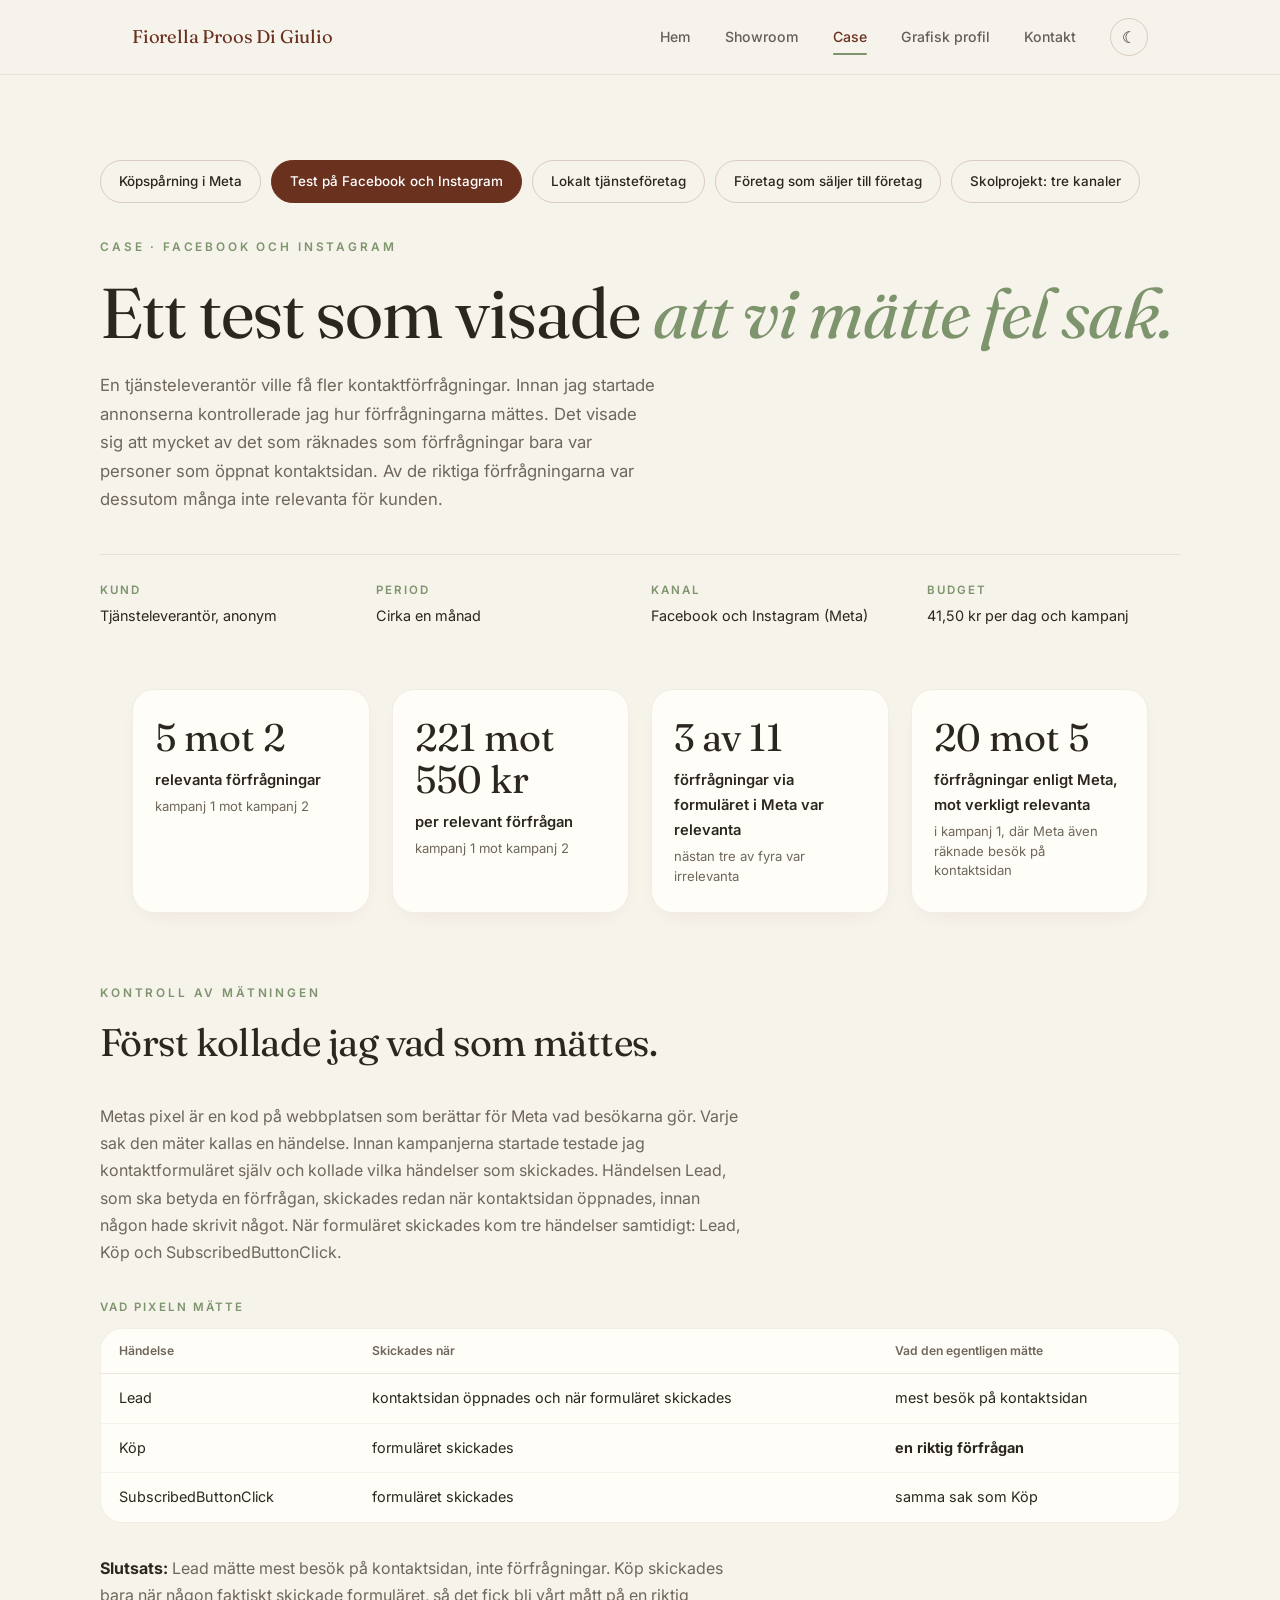
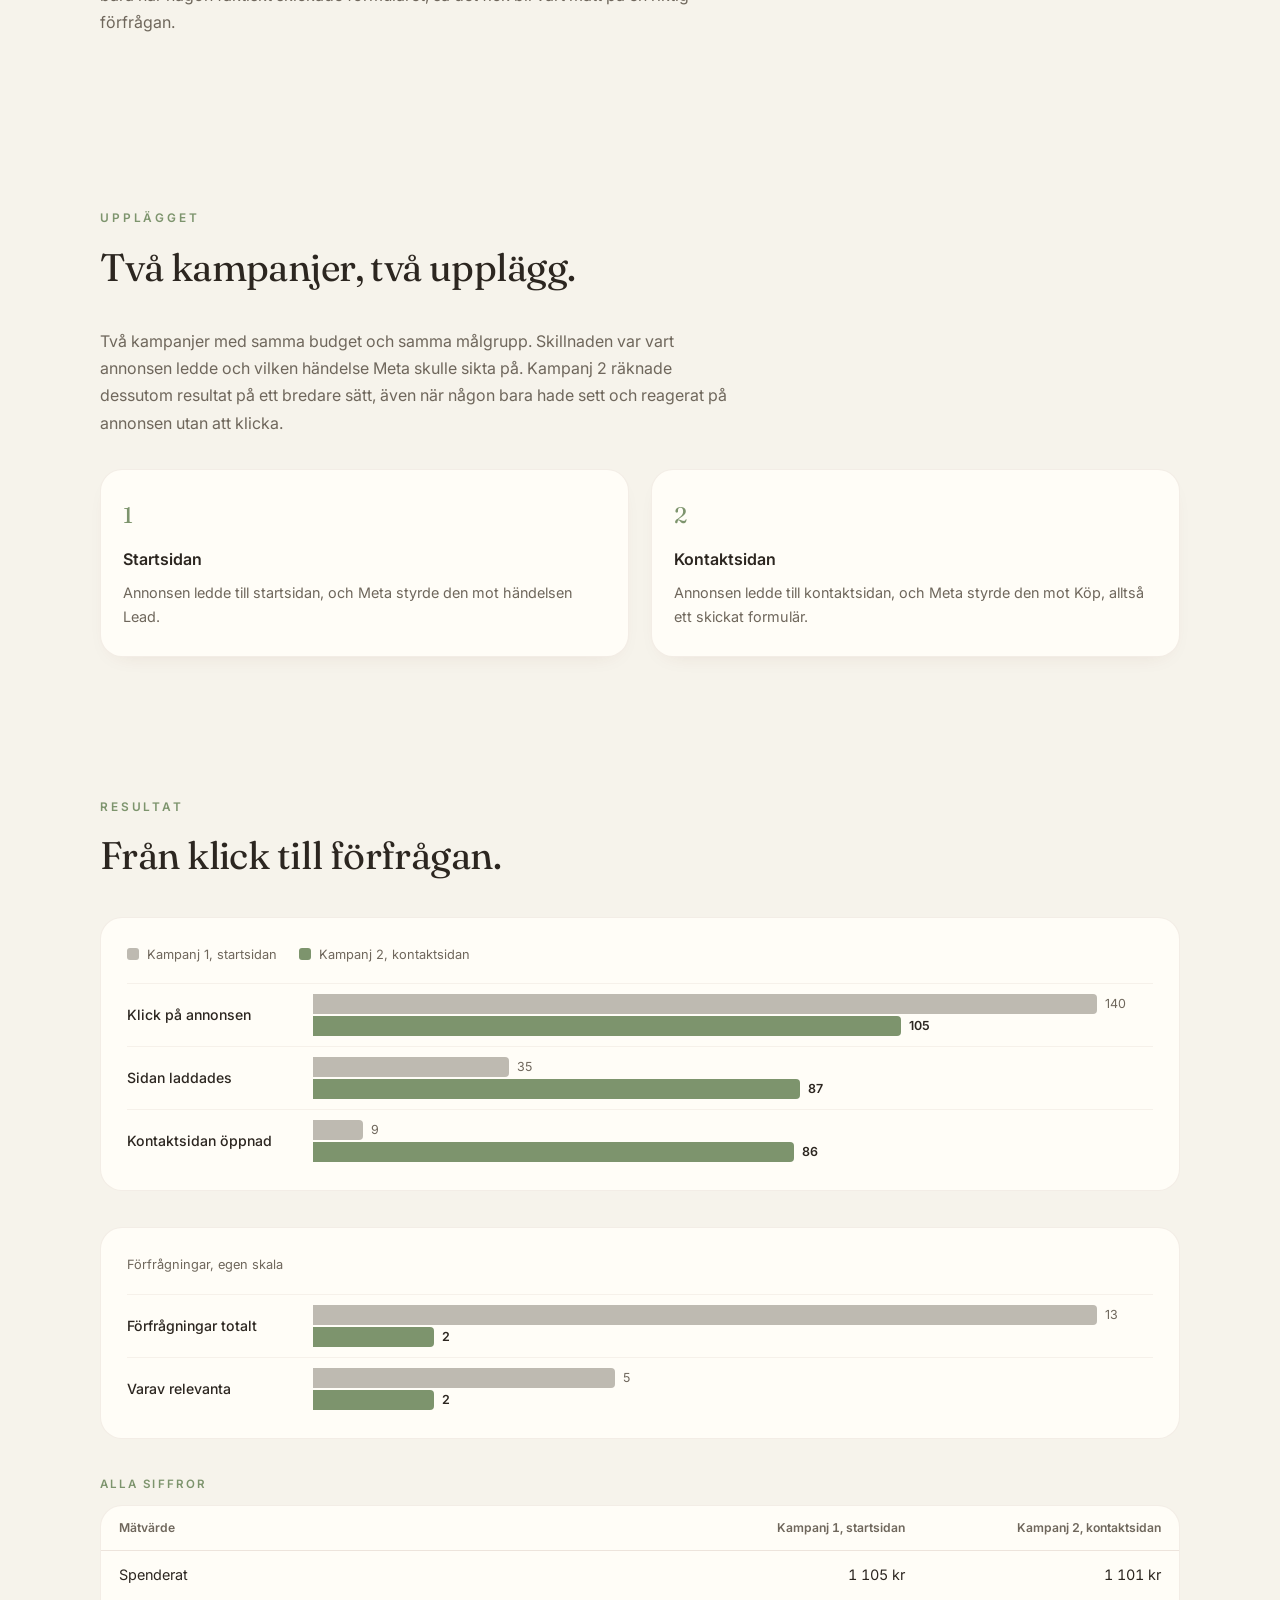
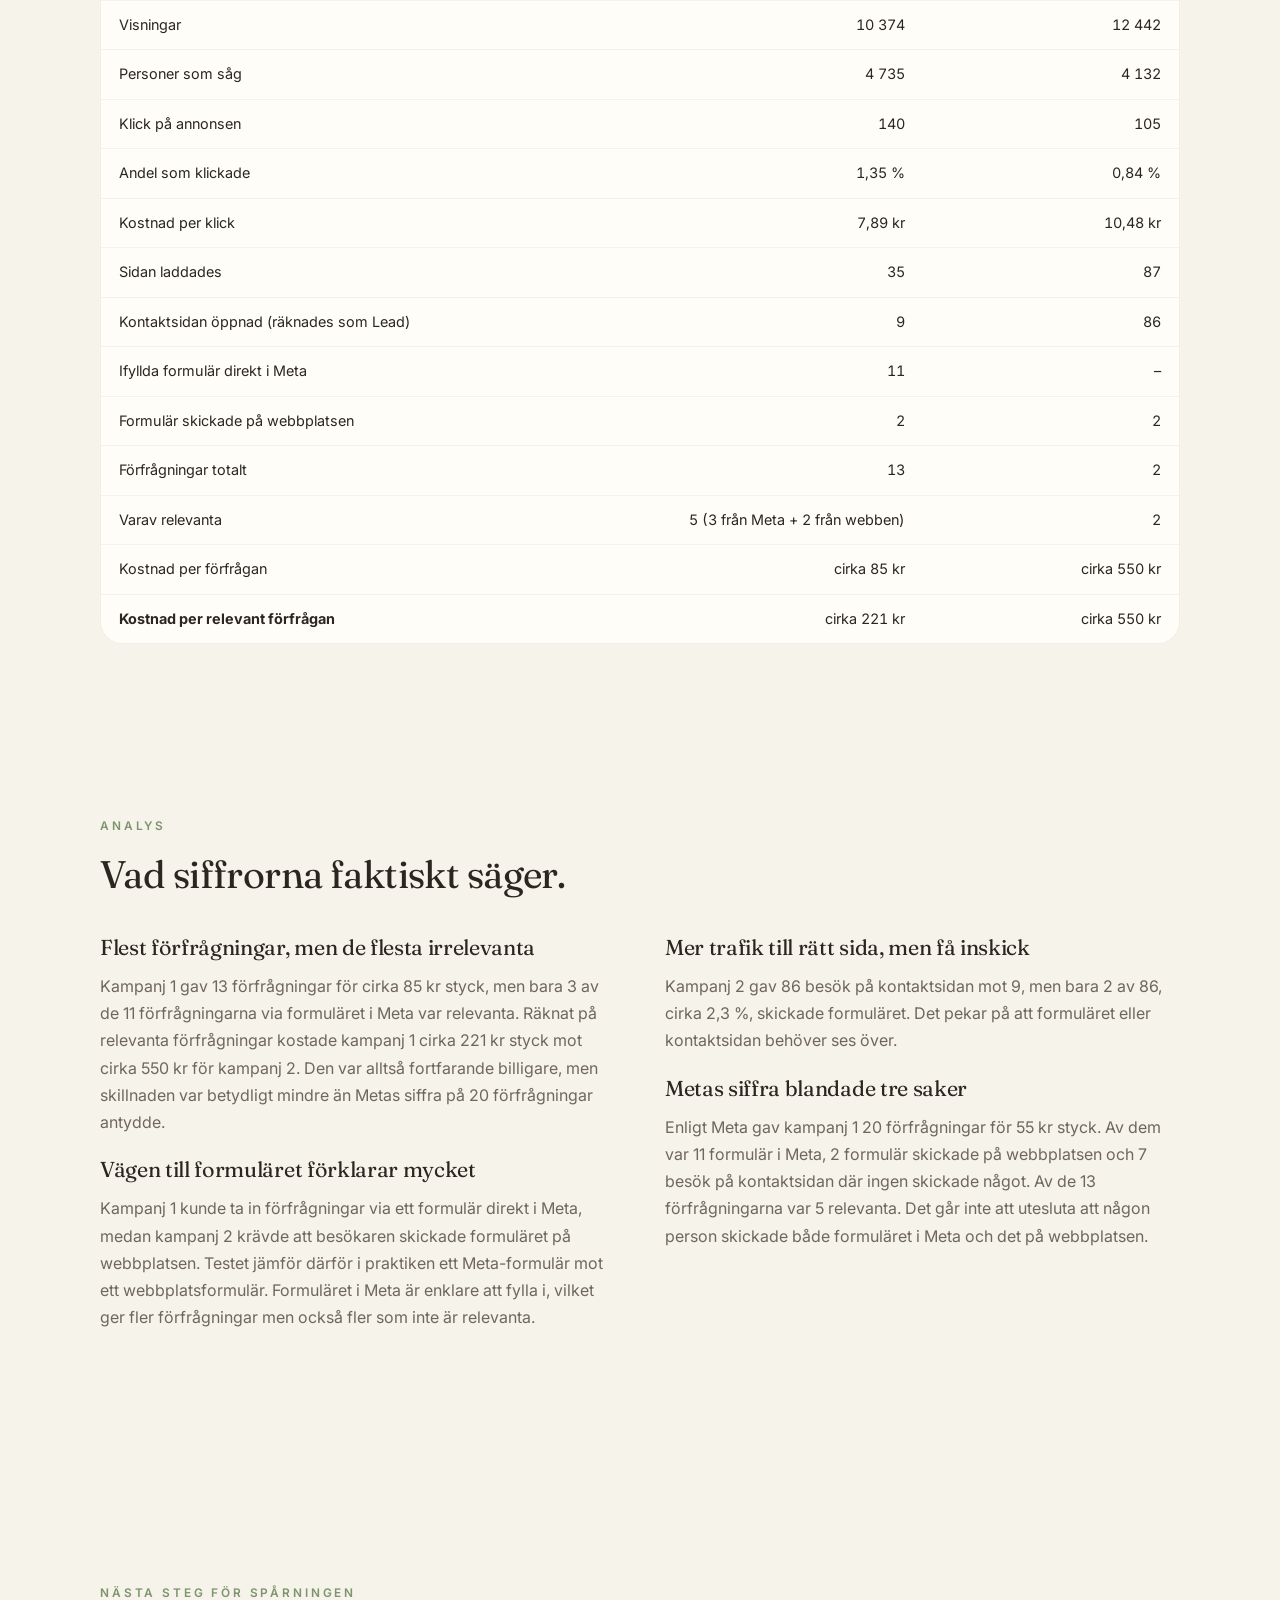
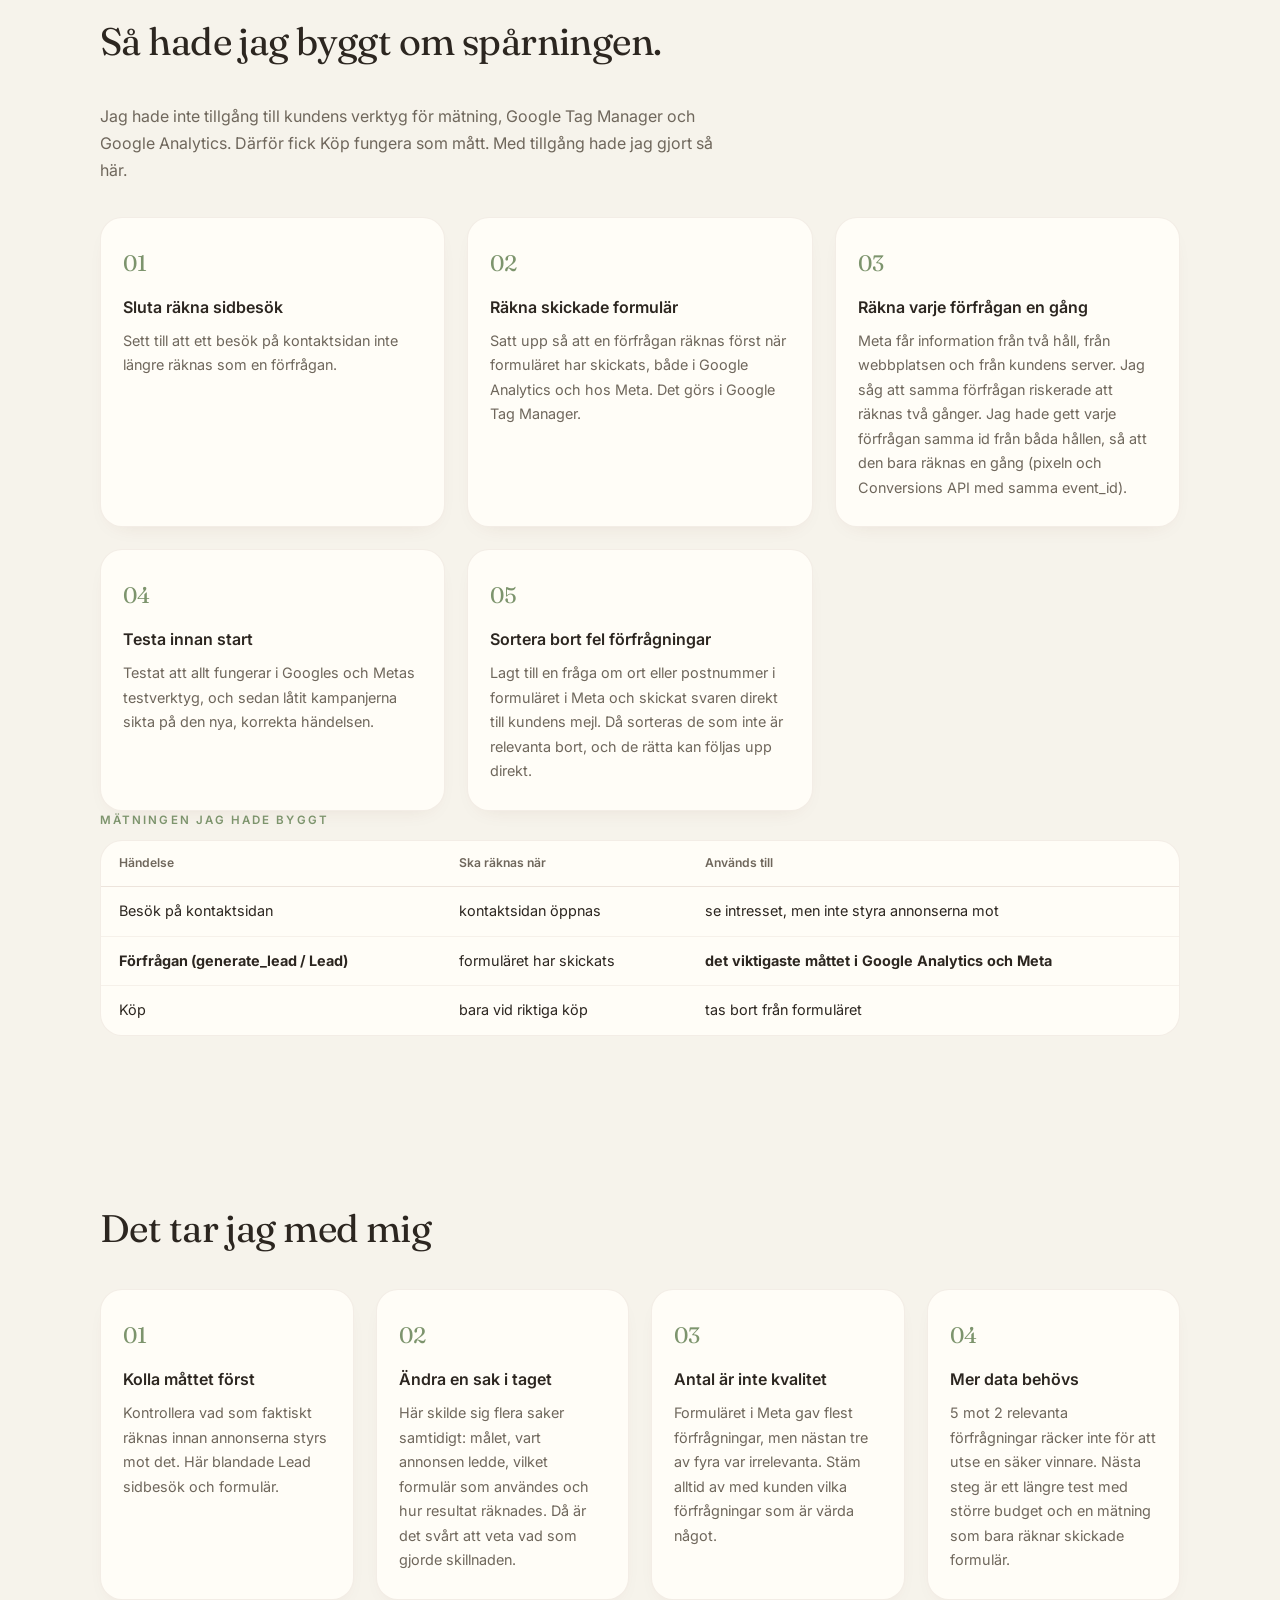
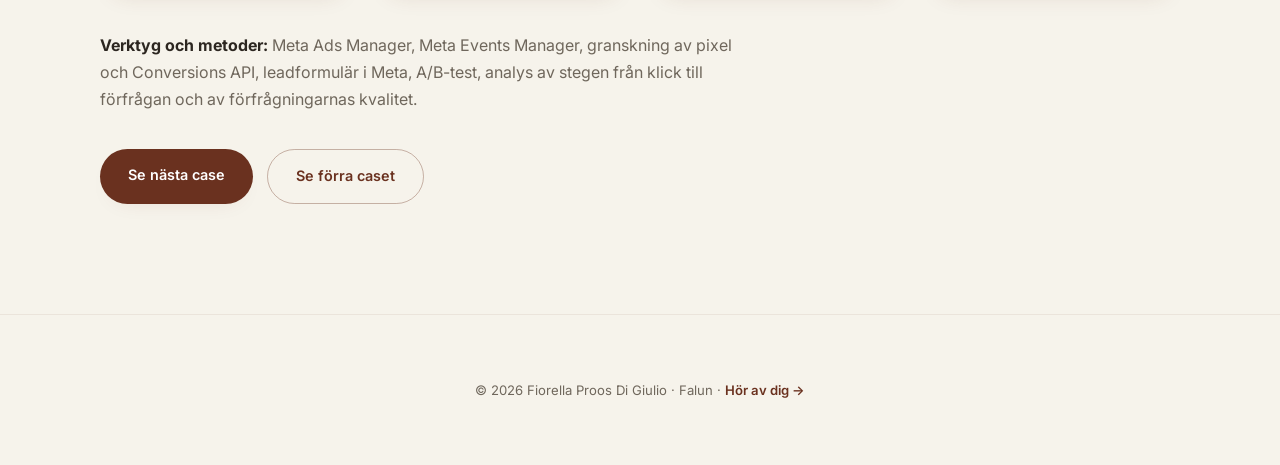
<file: case-4.html>
<!DOCTYPE html>
<html lang="sv">
<head>
<meta charset="UTF-8">
<meta name="viewport" content="width=device-width, initial-scale=1.0">
<meta name="description" content="Case: test av två annonsupplägg på Facebook och Instagram, och en kontroll av hur förfrågningar mättes.">
<title>Case A/B-test · Fiorella Proos Di Giulio</title>
<link rel="preconnect" href="https://fonts.googleapis.com">
<link rel="preconnect" href="https://fonts.gstatic.com" crossorigin>
<link href="https://fonts.googleapis.com/css2?family=Fraunces:ital,opsz,wght@0,9..144,400;1,9..144,400&family=Inter:wght@400;500;600&display=swap" rel="stylesheet">
<link rel="stylesheet" href="style.css">
</head>
<body>
<nav>
  <div class="nav-inner">
    <a href="index.html" class="logo">Fiorella Proos Di Giulio</a>
    <div class="nav-links">
      <a href="index.html">Hem</a>
      <a href="showroom.html">Showroom</a>
      <a href="case-5.html" class="current">Case</a>
      <a href="profil.html">Grafisk profil</a>
      <a href="kontakt.html">Kontakt</a>
      <button class="theme-btn" id="themeBtn" aria-label="Växla tema">☾</button>
    </div>
    <button class="burger" id="burger" aria-label="Meny">☰</button>
  </div>
  <div class="mobile-menu" id="mobileMenu">
    <a href="index.html">Hem</a><a href="showroom.html">Showroom</a><a href="case-5.html">Case</a><a href="profil.html">Grafisk profil</a><a href="kontakt.html">Kontakt</a>
  </div>
</nav>

<header class="page-top wrap">
  <div class="filters case-switch reveal">
    <a class="filter" href="case-5.html">Köpspårning i Meta</a>
    <a class="filter active" href="case-4.html" aria-current="page">Test på Facebook och Instagram</a>
    <a class="filter" href="case-3.html">Lokalt tjänsteföretag</a>
    <a class="filter" href="case-2.html">Företag som säljer till företag</a>
    <a class="filter" href="case-1.html">Skolprojekt: tre kanaler</a>
  </div>
  <div class="eyebrow reveal">Case · Facebook och Instagram</div>
  <h1 class="reveal">Ett test som visade <em>att vi mätte fel sak.</em></h1>
  <p class="reveal">En tjänsteleverantör ville få fler kontaktförfrågningar. Innan jag startade annonserna kontrollerade jag hur förfrågningarna mättes. Det visade sig att mycket av det som räknades som förfrågningar bara var personer som öppnat kontaktsidan. Av de riktiga förfrågningarna var dessutom många inte relevanta för kunden.</p>

  <dl class="case-meta reveal">
    <div><dt>Kund</dt><dd>Tjänsteleverantör, anonym</dd></div>
    <div><dt>Period</dt><dd>Cirka en månad</dd></div>
    <div><dt>Kanal</dt><dd>Facebook och Instagram (Meta)</dd></div>
    <div><dt>Budget</dt><dd>41,50 kr per dag och kampanj</dd></div>
  </dl>
</header>

<!-- NYCKELTAL -->
<section class="wrap">
  <div class="kpis">
    <div class="kpi reveal">
      <div class="kpi-n">5 mot 2</div>
      <div class="kpi-l">relevanta förfrågningar</div>
      <div class="kpi-s">kampanj 1 mot kampanj 2</div>
    </div>
    <div class="kpi reveal">
      <div class="kpi-n">221 mot 550&nbsp;kr</div>
      <div class="kpi-l">per relevant förfrågan</div>
      <div class="kpi-s">kampanj 1 mot kampanj 2</div>
    </div>
    <div class="kpi reveal">
      <div class="kpi-n">3 av 11</div>
      <div class="kpi-l">förfrågningar via formuläret i Meta var relevanta</div>
      <div class="kpi-s">nästan tre av fyra var irrelevanta</div>
    </div>
    <div class="kpi reveal">
      <div class="kpi-n">20 mot 5</div>
      <div class="kpi-l">förfrågningar enligt Meta, mot verkligt relevanta</div>
      <div class="kpi-s">i kampanj 1, där Meta även räknade besök på kontaktsidan</div>
    </div>
  </div>
</section>

<!-- SPÅRNING -->
<section class="section wrap">
  <div class="eyebrow reveal">Kontroll av mätningen</div>
  <h2 class="reveal">Först kollade jag vad som mättes.</h2>
  <p class="case-lead reveal">Metas pixel är en kod på webbplatsen som berättar för Meta vad besökarna gör. Varje sak den mäter kallas en händelse. Innan kampanjerna startade testade jag kontaktformuläret själv och kollade vilka händelser som skickades. Händelsen Lead, som ska betyda en förfrågan, skickades redan när kontaktsidan öppnades, innan någon hade skrivit något. När formuläret skickades kom tre händelser samtidigt: Lead, Köp och SubscribedButtonClick.</p>

  <div class="table-wrap reveal">
    <table class="data text">
      <caption>Vad pixeln mätte</caption>
      <thead><tr><th>Händelse</th><th>Skickades när</th><th>Vad den egentligen mätte</th></tr></thead>
      <tbody>
        <tr><td>Lead</td><td>kontaktsidan öppnades och när formuläret skickades</td><td>mest besök på kontaktsidan</td></tr>
        <tr><td>Köp</td><td>formuläret skickades</td><td><b>en riktig förfrågan</b></td></tr>
        <tr><td>SubscribedButtonClick</td><td>formuläret skickades</td><td>samma sak som Köp</td></tr>
      </tbody>
    </table>
  </div>

  <p class="case-lead reveal"><b>Slutsats:</b> Lead mätte mest besök på kontaktsidan, inte förfrågningar. Köp skickades bara när någon faktiskt skickade formuläret, så det fick bli vårt mått på en riktig förfrågan.</p>
</section>

<!-- TESTDESIGN -->
<section class="section wrap">
  <div class="eyebrow reveal">Upplägget</div>
  <h2 class="reveal">Två kampanjer, två upplägg.</h2>
  <p class="case-lead reveal">Två kampanjer med samma budget och samma målgrupp. Skillnaden var vart annonsen ledde och vilken händelse Meta skulle sikta på. Kampanj 2 räknade dessutom resultat på ett bredare sätt, även när någon bara hade sett och reagerat på annonsen utan att klicka.</p>

  <div class="process two">
    <div class="step reveal">
      <div class="num">1</div>
      <h4>Startsidan</h4>
      <p>Annonsen ledde till startsidan, och Meta styrde den mot händelsen Lead.</p>
    </div>
    <div class="step reveal">
      <div class="num">2</div>
      <h4>Kontaktsidan</h4>
      <p>Annonsen ledde till kontaktsidan, och Meta styrde den mot Köp, alltså ett skickat formulär.</p>
    </div>
  </div>
</section>

<!-- RESULTAT -->
<section class="section wrap">
  <div class="eyebrow reveal">Resultat</div>
  <h2 class="reveal">Från klick till förfrågan.</h2>

  <div class="bars reveal" role="table" aria-label="Från klick till förfrågan per kampanj">
    <div class="bars-legend" aria-hidden="true">
      <span><i class="sw sw-before"></i>Kampanj 1, startsidan</span>
      <span><i class="sw sw-after"></i>Kampanj 2, kontaktsidan</span>
    </div>
    <div class="bar-row" role="row">
      <div class="bar-name" role="rowheader">Klick på annonsen</div>
      <div class="bar-pair" role="cell">
        <div class="bar before" style="--w:100%" title="Kampanj 1: 140"><span>140</span></div>
        <div class="bar after" style="--w:75%" title="Kampanj 2: 105"><span>105</span></div>
      </div>
    </div>
    <div class="bar-row" role="row">
      <div class="bar-name" role="rowheader">Sidan laddades</div>
      <div class="bar-pair" role="cell">
        <div class="bar before" style="--w:25%" title="Kampanj 1: 35"><span>35</span></div>
        <div class="bar after" style="--w:62.1%" title="Kampanj 2: 87"><span>87</span></div>
      </div>
    </div>
    <div class="bar-row" role="row">
      <div class="bar-name" role="rowheader">Kontaktsidan öppnad</div>
      <div class="bar-pair" role="cell">
        <div class="bar before" style="--w:6.4%" title="Kampanj 1: 9"><span>9</span></div>
        <div class="bar after" style="--w:61.4%" title="Kampanj 2: 86"><span>86</span></div>
      </div>
    </div>
  </div>

  <div class="bars reveal" role="table" aria-label="Förfrågningar per kampanj" style="margin-top:32px">
    <div class="bars-legend" aria-hidden="true">
      <span>Förfrågningar, egen skala</span>
    </div>
    <div class="bar-row" role="row">
      <div class="bar-name" role="rowheader">Förfrågningar totalt</div>
      <div class="bar-pair" role="cell">
        <div class="bar before" style="--w:100%" title="Kampanj 1: 13"><span>13</span></div>
        <div class="bar after" style="--w:15.4%" title="Kampanj 2: 2"><span>2</span></div>
      </div>
    </div>
    <div class="bar-row" role="row">
      <div class="bar-name" role="rowheader">Varav relevanta</div>
      <div class="bar-pair" role="cell">
        <div class="bar before" style="--w:38.5%" title="Kampanj 1: 5"><span>5</span></div>
        <div class="bar after" style="--w:15.4%" title="Kampanj 2: 2"><span>2</span></div>
      </div>
    </div>
  </div>

  <div class="table-wrap reveal">
    <table class="data">
      <caption>Alla siffror</caption>
      <thead><tr><th>Mätvärde</th><th>Kampanj 1, startsidan</th><th>Kampanj 2, kontaktsidan</th></tr></thead>
      <tbody>
        <tr><td>Spenderat</td><td>1&nbsp;105&nbsp;kr</td><td>1&nbsp;101&nbsp;kr</td></tr>
        <tr><td>Visningar</td><td>10&nbsp;374</td><td>12&nbsp;442</td></tr>
        <tr><td>Personer som såg</td><td>4&nbsp;735</td><td>4&nbsp;132</td></tr>
        <tr><td>Klick på annonsen</td><td>140</td><td>105</td></tr>
        <tr><td>Andel som klickade</td><td>1,35&nbsp;%</td><td>0,84&nbsp;%</td></tr>
        <tr><td>Kostnad per klick</td><td>7,89&nbsp;kr</td><td>10,48&nbsp;kr</td></tr>
        <tr><td>Sidan laddades</td><td>35</td><td>87</td></tr>
        <tr><td>Kontaktsidan öppnad (räknades som Lead)</td><td>9</td><td>86</td></tr>
        <tr><td>Ifyllda formulär direkt i Meta</td><td>11</td><td>–</td></tr>
        <tr><td>Formulär skickade på webbplatsen</td><td>2</td><td>2</td></tr>
        <tr><td>Förfrågningar totalt</td><td>13</td><td>2</td></tr>
        <tr><td>Varav relevanta</td><td>5 (3 från Meta + 2 från webben)</td><td>2</td></tr>
        <tr><td>Kostnad per förfrågan</td><td>cirka 85&nbsp;kr</td><td>cirka 550&nbsp;kr</td></tr>
        <tr><td><b>Kostnad per relevant förfrågan</b></td><td>cirka 221&nbsp;kr</td><td>cirka 550&nbsp;kr</td></tr>
      </tbody>
    </table>
  </div>
</section>

<!-- ANALYS -->
<section class="section wrap">
  <div class="eyebrow reveal">Analys</div>
  <h2 class="reveal">Vad siffrorna faktiskt säger.</h2>
  <div class="story">
    <div class="reveal">
      <h3 class="case-h3">Flest förfrågningar, men de flesta irrelevanta</h3>
      <p>Kampanj 1 gav 13 förfrågningar för cirka 85&nbsp;kr styck, men bara 3 av de 11 förfrågningarna via formuläret i Meta var relevanta. Räknat på relevanta förfrågningar kostade kampanj 1 cirka 221&nbsp;kr styck mot cirka 550&nbsp;kr för kampanj 2. Den var alltså fortfarande billigare, men skillnaden var betydligt mindre än Metas siffra på 20 förfrågningar antydde.</p>
      <h3 class="case-h3">Vägen till formuläret förklarar mycket</h3>
      <p>Kampanj 1 kunde ta in förfrågningar via ett formulär direkt i Meta, medan kampanj 2 krävde att besökaren skickade formuläret på webbplatsen. Testet jämför därför i praktiken ett Meta-formulär mot ett webbplatsformulär. Formuläret i Meta är enklare att fylla i, vilket ger fler förfrågningar men också fler som inte är relevanta.</p>
    </div>
    <div class="reveal">
      <h3 class="case-h3">Mer trafik till rätt sida, men få inskick</h3>
      <p>Kampanj 2 gav 86 besök på kontaktsidan mot 9, men bara 2 av 86, cirka 2,3&nbsp;%, skickade formuläret. Det pekar på att formuläret eller kontaktsidan behöver ses över.</p>
      <h3 class="case-h3">Metas siffra blandade tre saker</h3>
      <p>Enligt Meta gav kampanj 1 20 förfrågningar för 55&nbsp;kr styck. Av dem var 11 formulär i Meta, 2 formulär skickade på webbplatsen och 7 besök på kontaktsidan där ingen skickade något. Av de 13 förfrågningarna var 5 relevanta. Det går inte att utesluta att någon person skickade både formuläret i Meta och det på webbplatsen.</p>
    </div>
  </div>
</section>

<!-- KONVERTERING I GTM OCH GA4 -->
<section class="section wrap">
  <div class="eyebrow reveal">Nästa steg för spårningen</div>
  <h2 class="reveal">Så hade jag byggt om spårningen.</h2>
  <p class="case-lead reveal">Jag hade inte tillgång till kundens verktyg för mätning, Google Tag Manager och Google Analytics. Därför fick Köp fungera som mått. Med tillgång hade jag gjort så här.</p>

  <div class="process three">
    <div class="step reveal">
      <div class="num">01</div>
      <h4>Sluta räkna sidbesök</h4>
      <p>Sett till att ett besök på kontaktsidan inte längre räknas som en förfrågan.</p>
    </div>
    <div class="step reveal">
      <div class="num">02</div>
      <h4>Räkna skickade formulär</h4>
      <p>Satt upp så att en förfrågan räknas först när formuläret har skickats, både i Google Analytics och hos Meta. Det görs i Google Tag Manager.</p>
    </div>
    <div class="step reveal">
      <div class="num">03</div>
      <h4>Räkna varje förfrågan en gång</h4>
      <p>Meta får information från två håll, från webbplatsen och från kundens server. Jag såg att samma förfrågan riskerade att räknas två gånger. Jag hade gett varje förfrågan samma id från båda hållen, så att den bara räknas en gång (pixeln och Conversions API med samma event_id).</p>
    </div>
    <div class="step reveal">
      <div class="num">04</div>
      <h4>Testa innan start</h4>
      <p>Testat att allt fungerar i Googles och Metas testverktyg, och sedan låtit kampanjerna sikta på den nya, korrekta händelsen.</p>
    </div>
    <div class="step reveal">
      <div class="num">05</div>
      <h4>Sortera bort fel förfrågningar</h4>
      <p>Lagt till en fråga om ort eller postnummer i formuläret i Meta och skickat svaren direkt till kundens mejl. Då sorteras de som inte är relevanta bort, och de rätta kan följas upp direkt.</p>
    </div>
  </div>

  <div class="table-wrap reveal">
    <table class="data text">
      <caption>Mätningen jag hade byggt</caption>
      <thead><tr><th>Händelse</th><th>Ska räknas när</th><th>Används till</th></tr></thead>
      <tbody>
        <tr><td>Besök på kontaktsidan</td><td>kontaktsidan öppnas</td><td>se intresset, men inte styra annonserna mot</td></tr>
        <tr><td><b>Förfrågan (generate_lead / Lead)</b></td><td>formuläret har skickats</td><td><b>det viktigaste måttet i Google Analytics och Meta</b></td></tr>
        <tr><td>Köp</td><td>bara vid riktiga köp</td><td>tas bort från formuläret</td></tr>
      </tbody>
    </table>
  </div>
</section>

<!-- LÄRDOMAR -->
<section class="section wrap">
  <h2 class="reveal">Det tar jag med mig</h2>
  <div class="process">
    <div class="step reveal">
      <div class="num">01</div>
      <h4>Kolla måttet först</h4>
      <p>Kontrollera vad som faktiskt räknas innan annonserna styrs mot det. Här blandade Lead sidbesök och formulär.</p>
    </div>
    <div class="step reveal">
      <div class="num">02</div>
      <h4>Ändra en sak i taget</h4>
      <p>Här skilde sig flera saker samtidigt: målet, vart annonsen ledde, vilket formulär som användes och hur resultat räknades. Då är det svårt att veta vad som gjorde skillnaden.</p>
    </div>
    <div class="step reveal">
      <div class="num">03</div>
      <h4>Antal är inte kvalitet</h4>
      <p>Formuläret i Meta gav flest förfrågningar, men nästan tre av fyra var irrelevanta. Stäm alltid av med kunden vilka förfrågningar som är värda något.</p>
    </div>
    <div class="step reveal">
      <div class="num">04</div>
      <h4>Mer data behövs</h4>
      <p>5 mot 2 relevanta förfrågningar räcker inte för att utse en säker vinnare. Nästa steg är ett längre test med större budget och en mätning som bara räknar skickade formulär.</p>
    </div>
  </div>
  <p class="case-lead reveal" style="margin-top:32px"><b>Verktyg och metoder:</b> Meta Ads Manager, Meta Events Manager, granskning av pixel och Conversions API, leadformulär i Meta, A/B-test, analys av stegen från klick till förfrågan och av förfrågningarnas kvalitet.</p>
  <div class="cta-row reveal" style="margin-top:36px">
    <a class="btn btn-primary" href="case-3.html">Se nästa case</a>
    <a class="btn btn-ghost" href="case-5.html">Se förra caset</a>
  </div>
</section>

<div class="lightbox" id="lightbox">
  <button class="lb-close" id="lbClose" aria-label="Stäng">×</button>
  <div class="lb-inner" id="lbInner"></div>
</div>

<footer>
  © 2026 Fiorella Proos Di Giulio · Falun · <a href="kontakt.html">Hör av dig →</a>
</footer>
<script src="script.js"></script>
<script>
  // Förstora bilder vid klick
  (function () {
    var lb = document.getElementById('lightbox');
    var inner = document.getElementById('lbInner');
    document.querySelectorAll('.shot img').forEach(function (img) {
      img.addEventListener('click', function () {
        inner.innerHTML = '<img src="' + img.getAttribute('src') + '" alt="' + img.alt + '">';
        lb.classList.add('open');
      });
    });
    document.getElementById('lbClose').addEventListener('click', function () { lb.classList.remove('open'); });
    lb.addEventListener('click', function (e) { if (e.target === lb) lb.classList.remove('open'); });
  })();
</script>
</body>
</html>
</file>
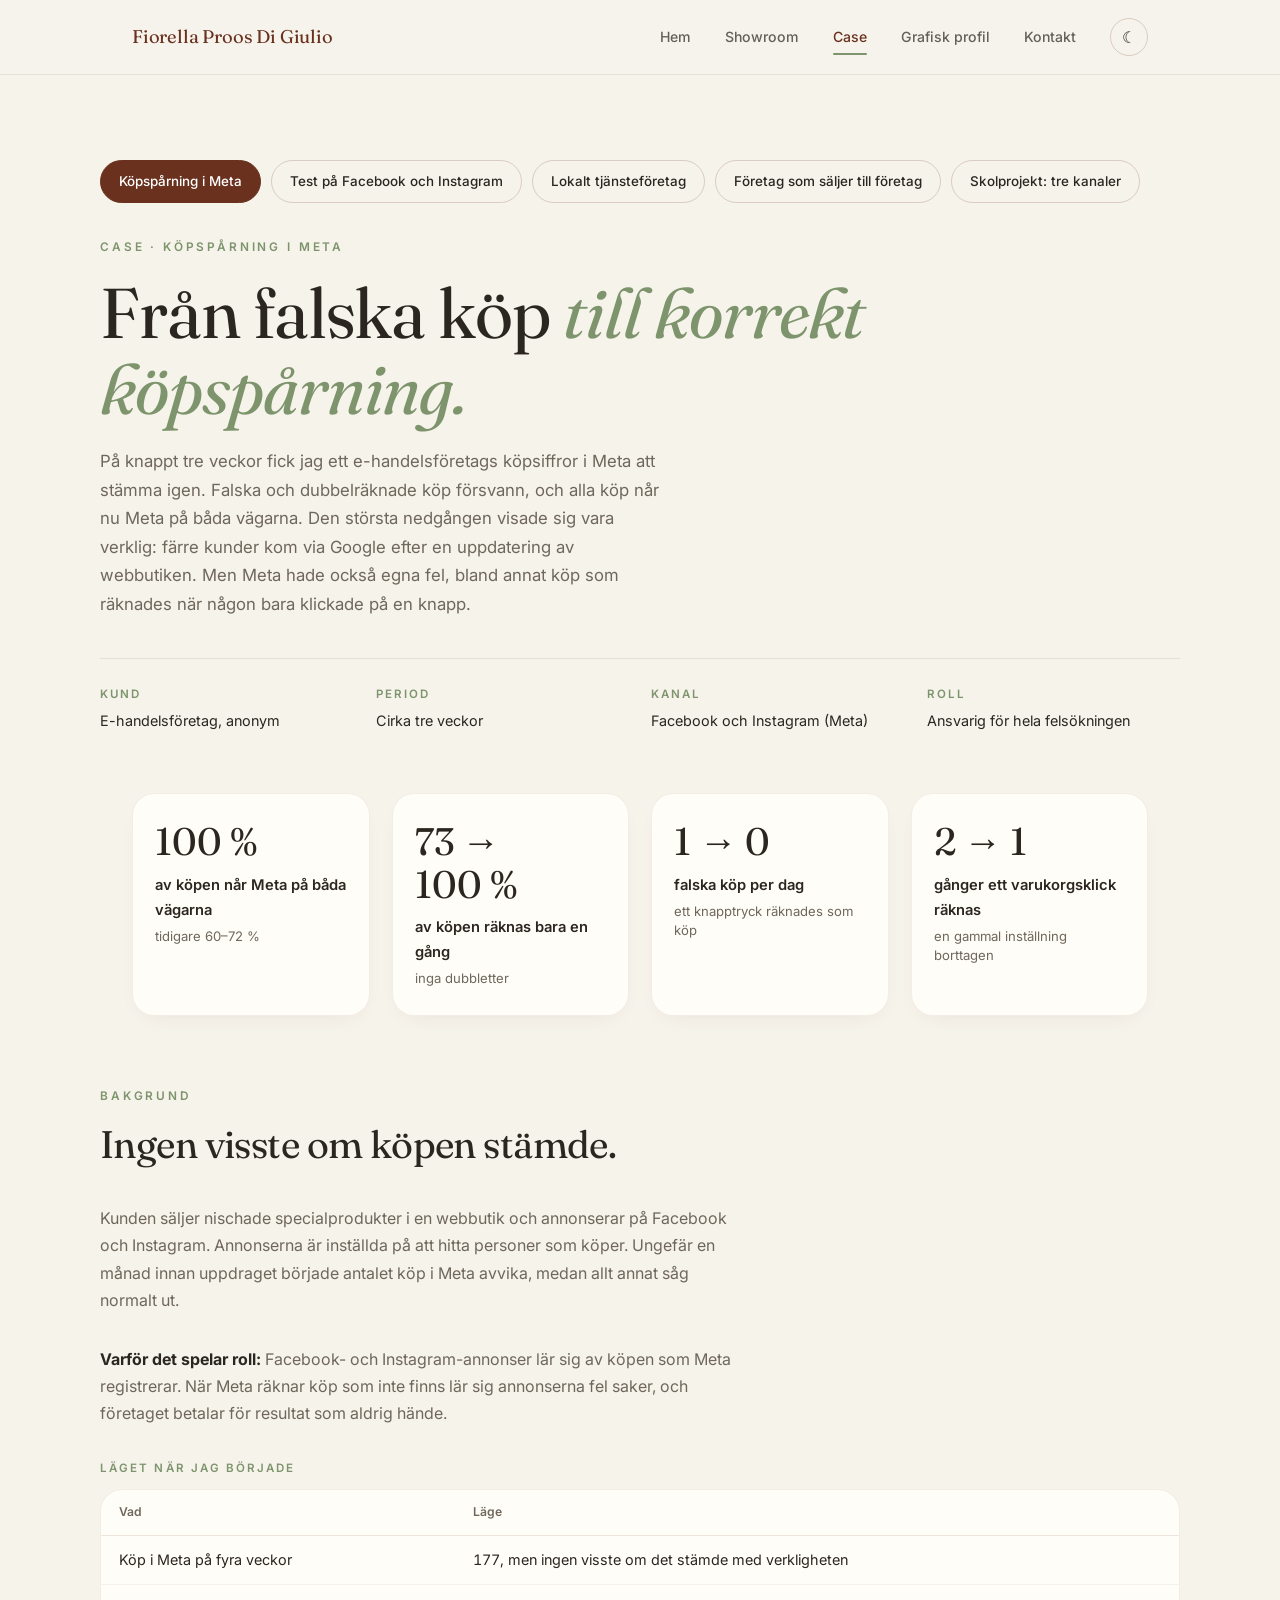
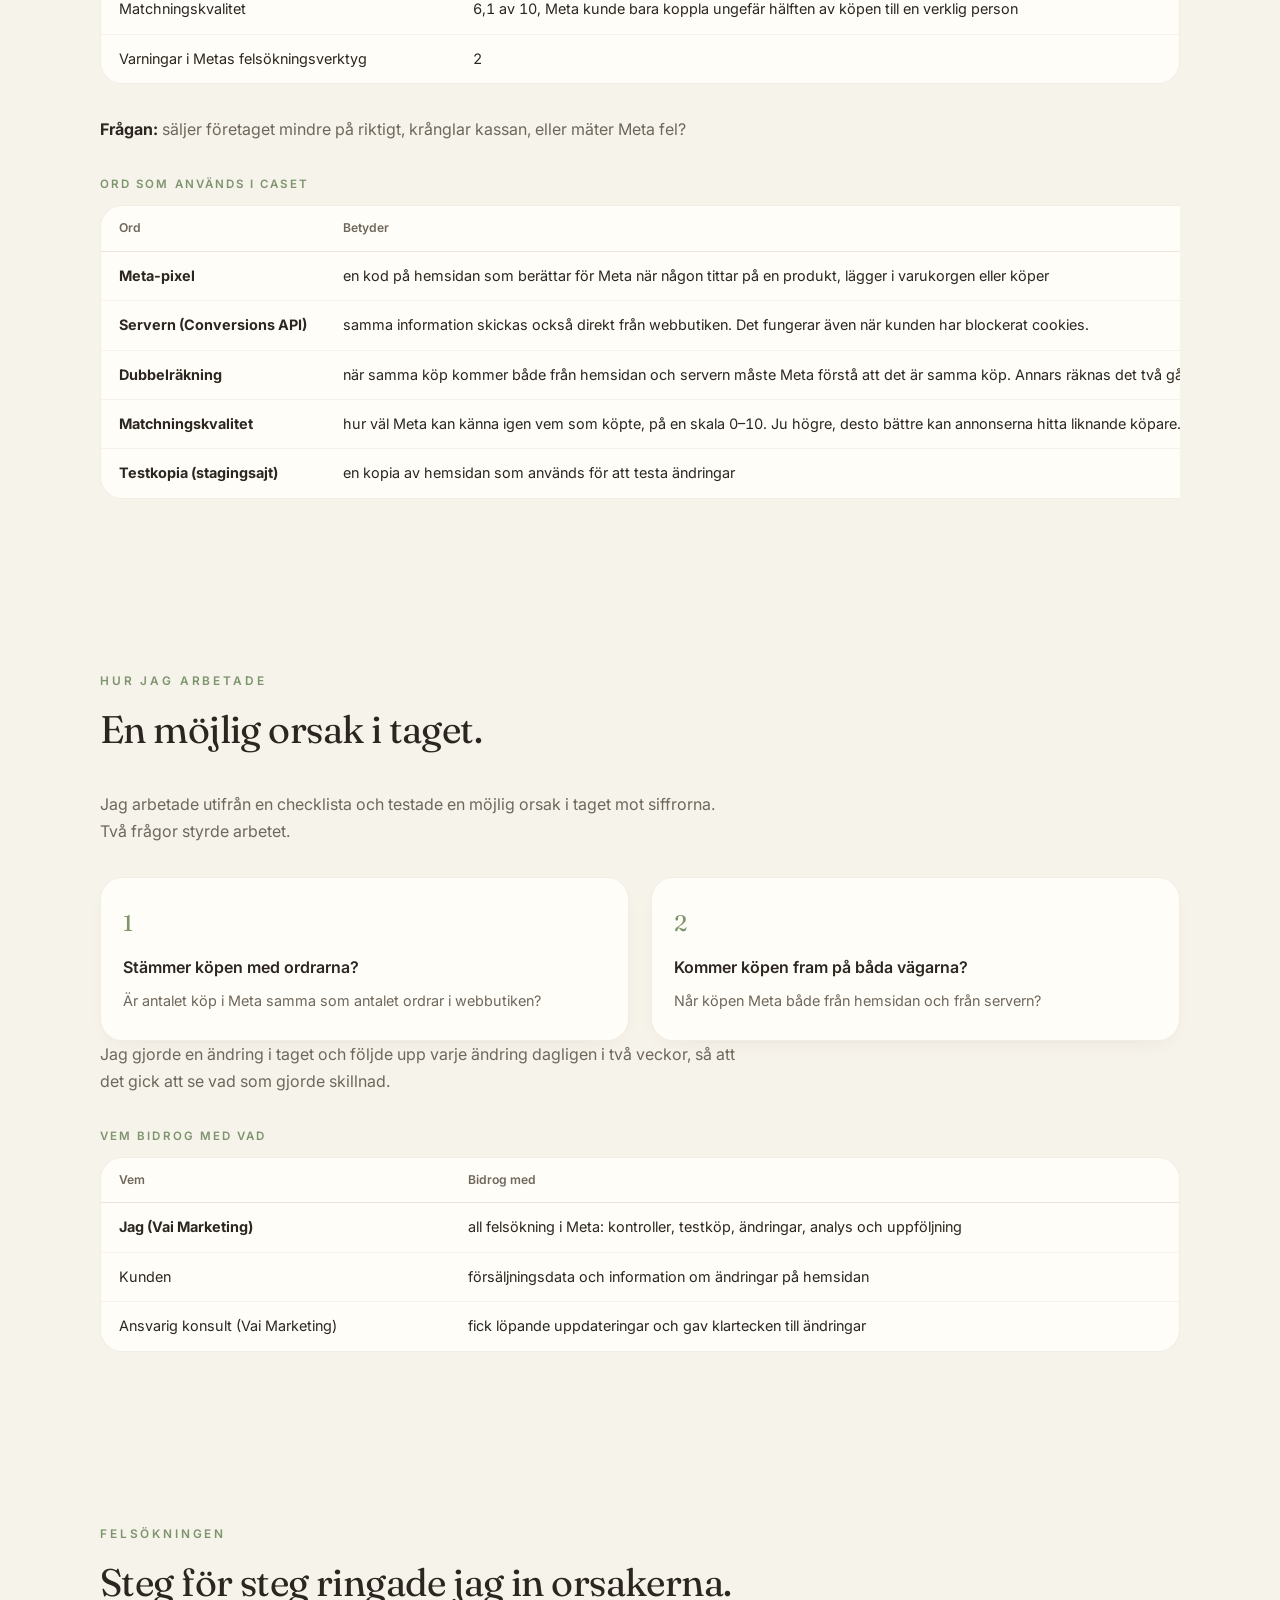
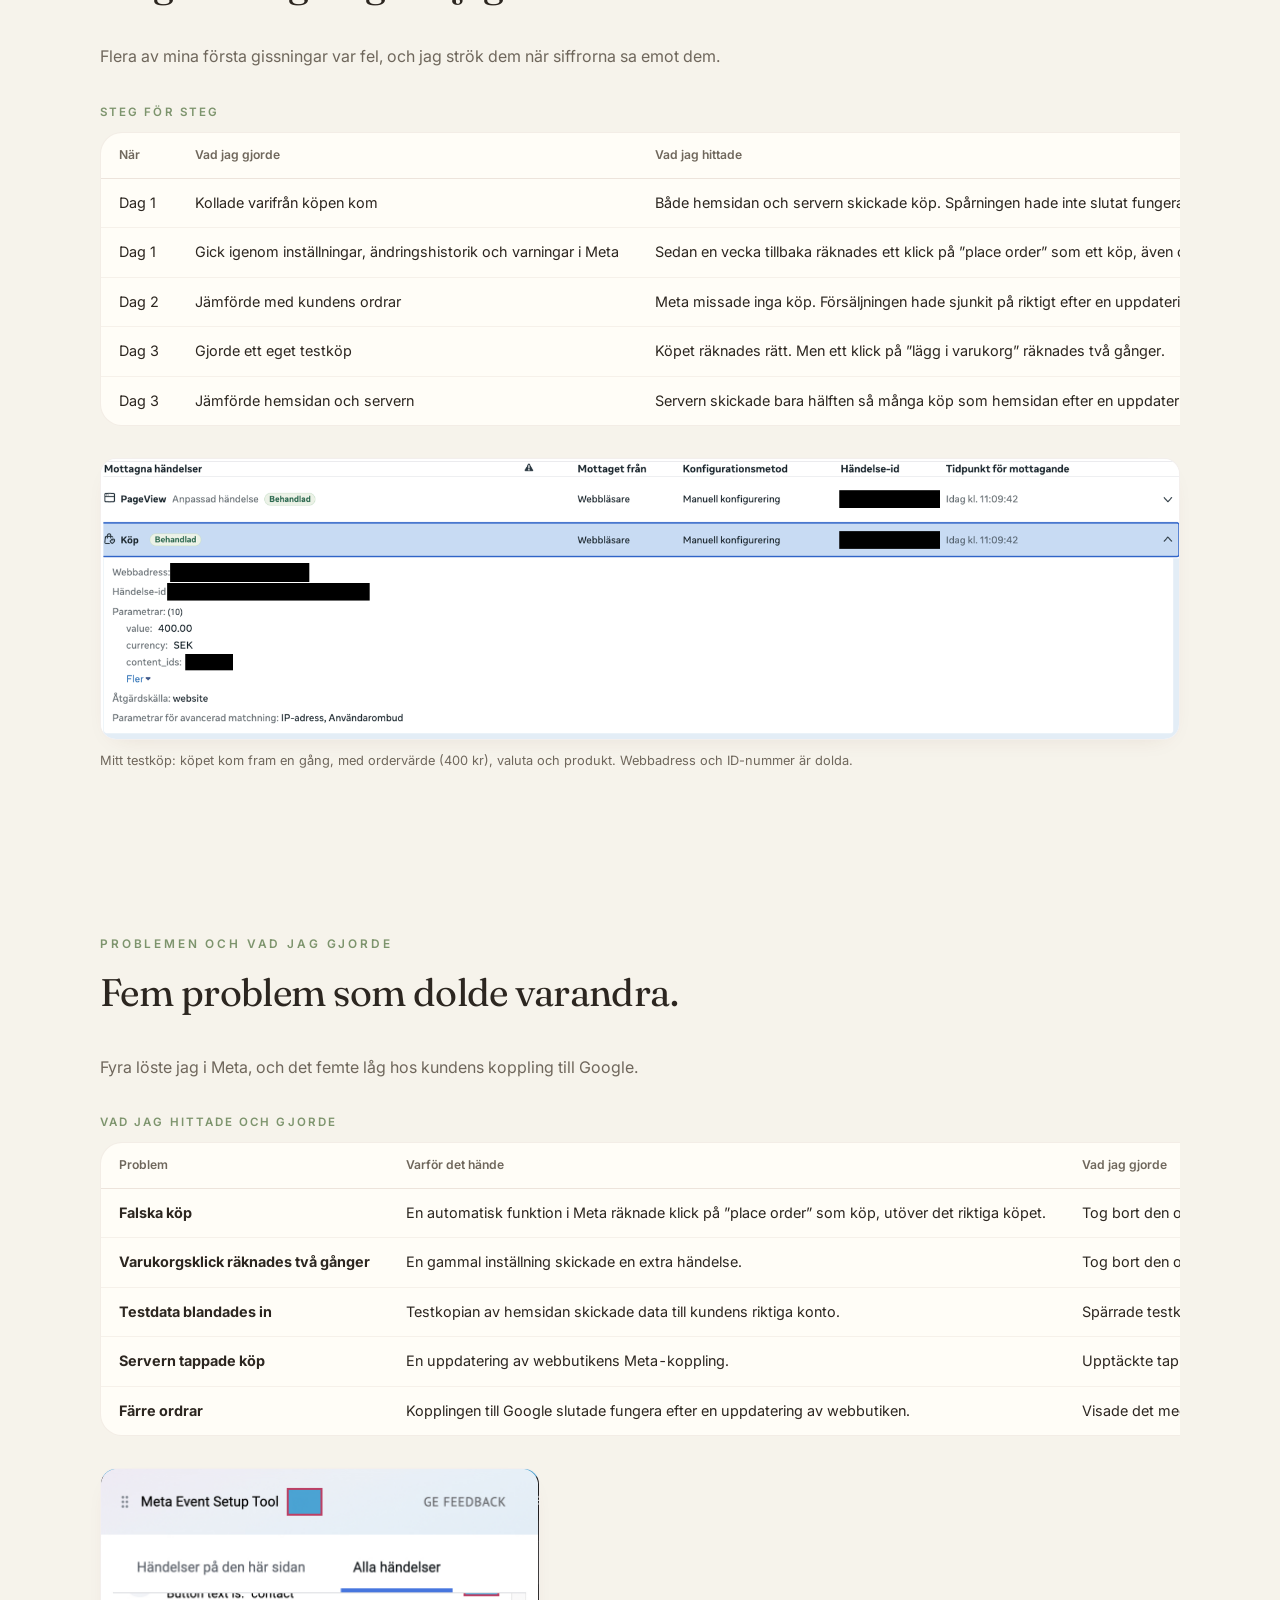
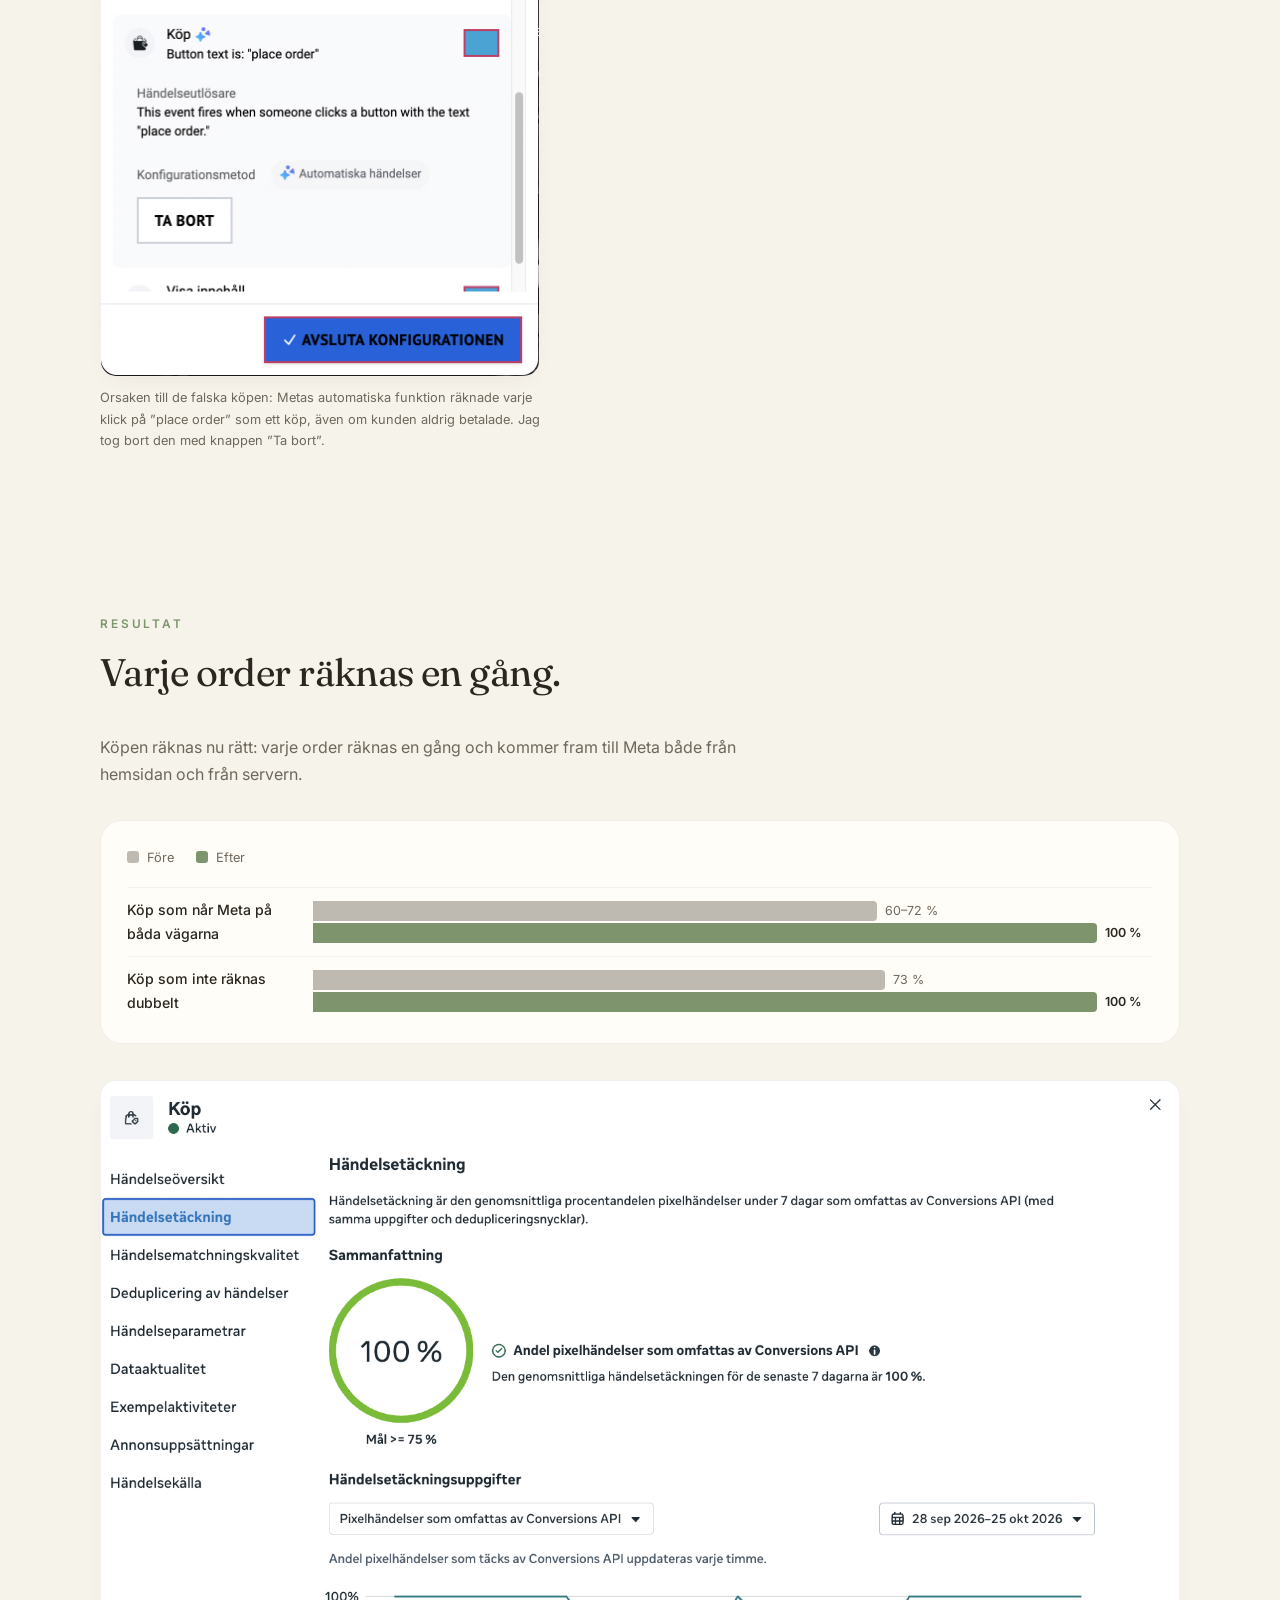
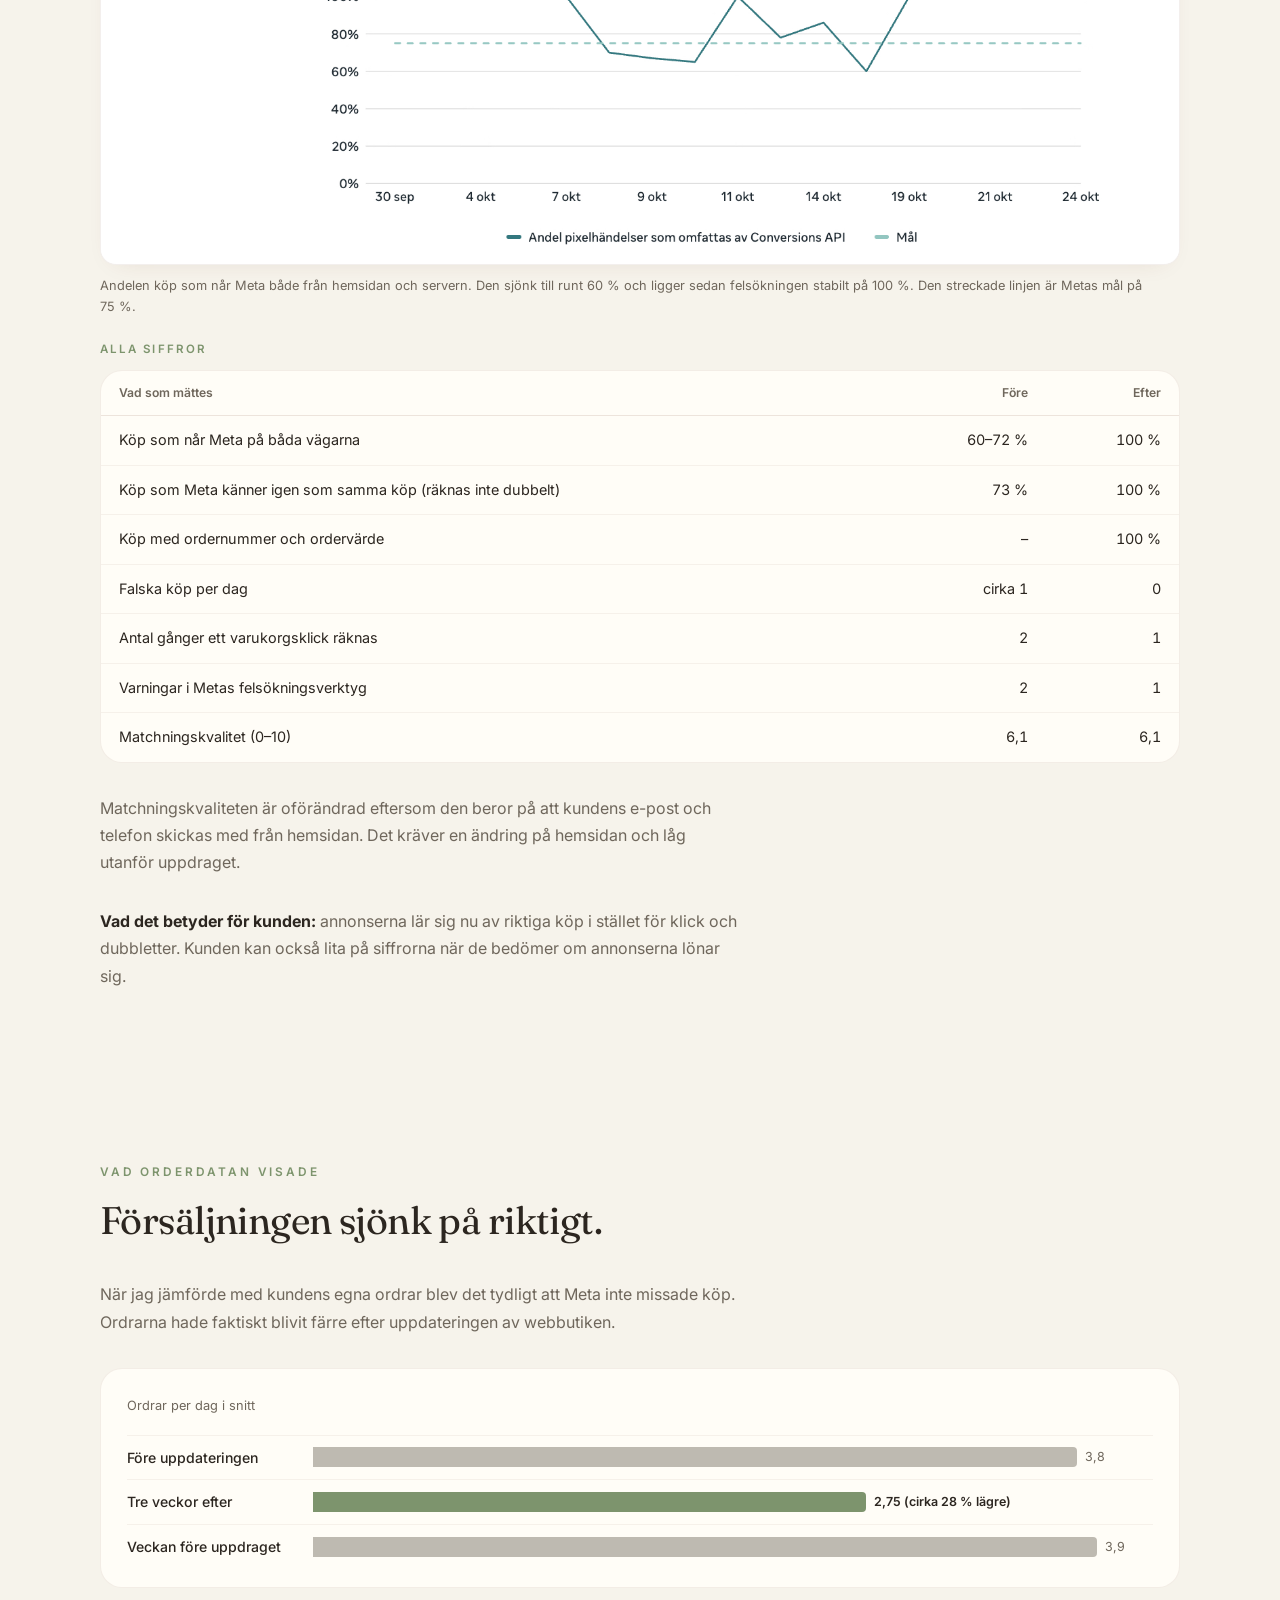
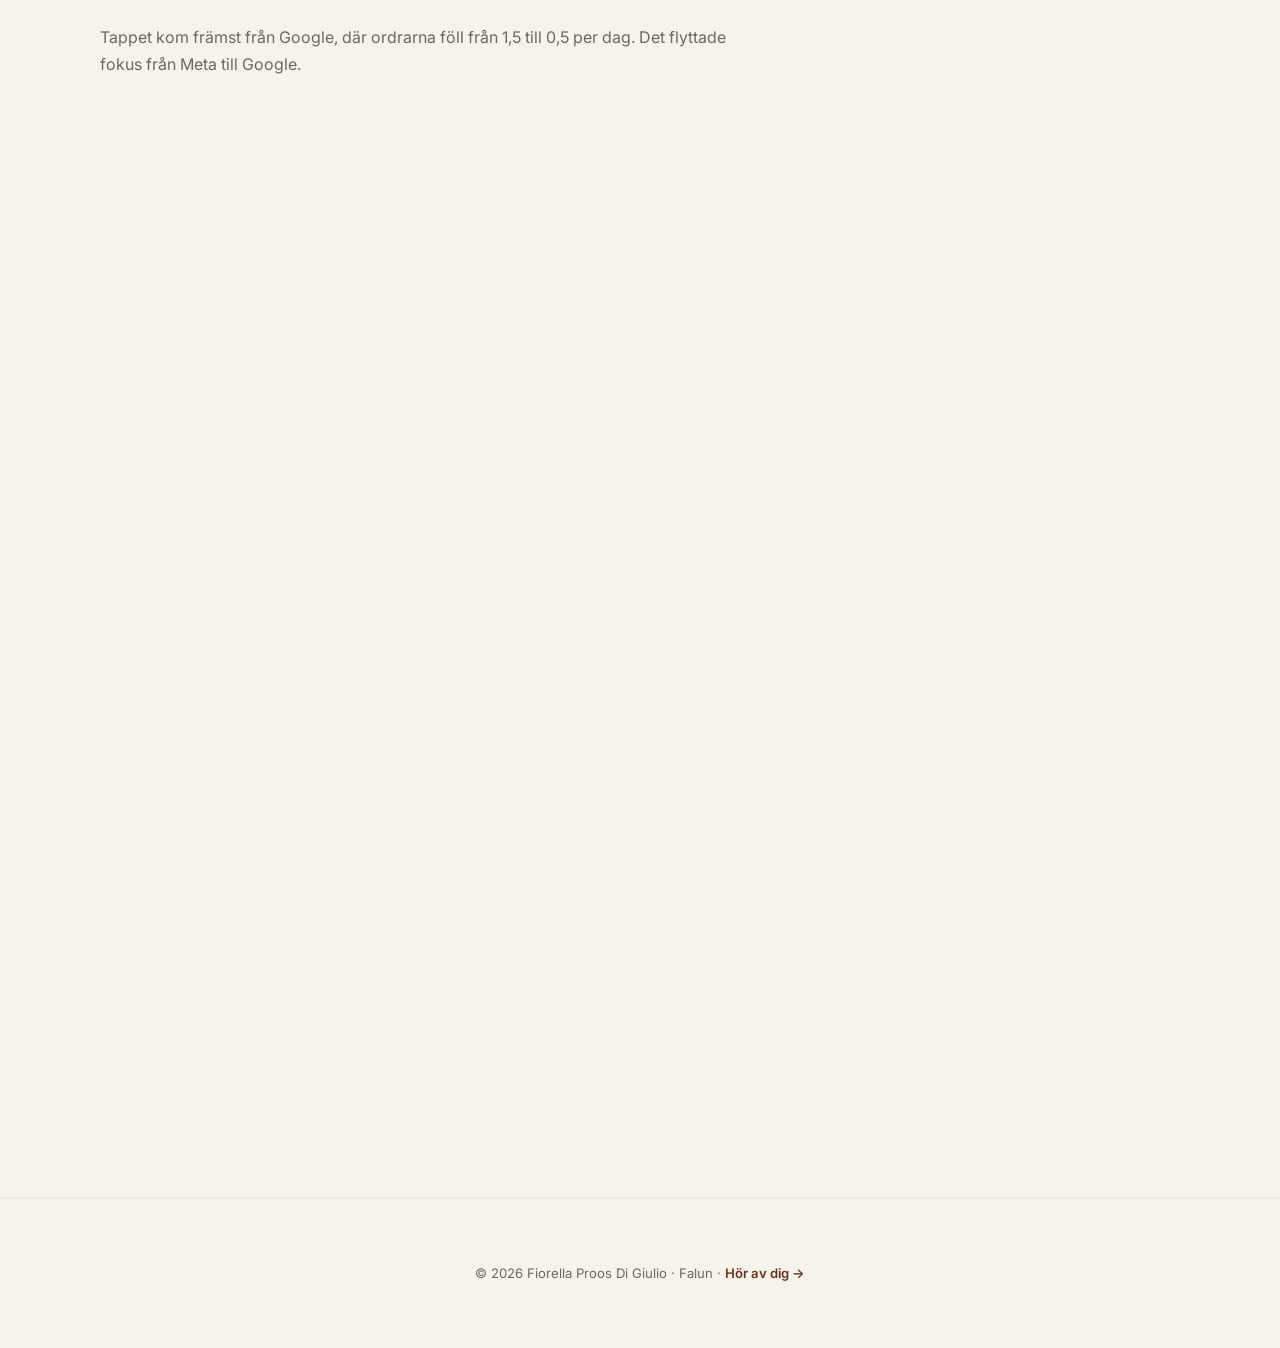
<file: case-5.html>
<!DOCTYPE html>
<html lang="sv">
<head>
<meta charset="UTF-8">
<meta name="viewport" content="width=device-width, initial-scale=1.0">
<meta name="description" content="Case: från falska köp till korrekt köpspårning i Meta för ett e-handelsföretag.">
<title>Case köpspårning · Fiorella Proos Di Giulio</title>
<link rel="preconnect" href="https://fonts.googleapis.com">
<link rel="preconnect" href="https://fonts.gstatic.com" crossorigin>
<link href="https://fonts.googleapis.com/css2?family=Fraunces:ital,opsz,wght@0,9..144,400;1,9..144,400&family=Inter:wght@400;500;600&display=swap" rel="stylesheet">
<link rel="stylesheet" href="style.css">
</head>
<body>
<nav>
  <div class="nav-inner">
    <a href="index.html" class="logo">Fiorella Proos Di Giulio</a>
    <div class="nav-links">
      <a href="index.html">Hem</a>
      <a href="showroom.html">Showroom</a>
      <a href="case-5.html" class="current">Case</a>
      <a href="profil.html">Grafisk profil</a>
      <a href="kontakt.html">Kontakt</a>
      <button class="theme-btn" id="themeBtn" aria-label="Växla tema">☾</button>
    </div>
    <button class="burger" id="burger" aria-label="Meny">☰</button>
  </div>
  <div class="mobile-menu" id="mobileMenu">
    <a href="index.html">Hem</a><a href="showroom.html">Showroom</a><a href="case-5.html">Case</a><a href="profil.html">Grafisk profil</a><a href="kontakt.html">Kontakt</a>
  </div>
</nav>

<header class="page-top wrap">
  <div class="filters case-switch reveal">
    <a class="filter active" href="case-5.html" aria-current="page">Köpspårning i Meta</a>
    <a class="filter" href="case-4.html">Test på Facebook och Instagram</a>
    <a class="filter" href="case-3.html">Lokalt tjänsteföretag</a>
    <a class="filter" href="case-2.html">Företag som säljer till företag</a>
    <a class="filter" href="case-1.html">Skolprojekt: tre kanaler</a>
  </div>
  <div class="eyebrow reveal">Case · Köpspårning i Meta</div>
  <h1 class="reveal">Från falska köp <em>till korrekt köpspårning.</em></h1>
  <p class="reveal">På knappt tre veckor fick jag ett e-handelsföretags köpsiffror i Meta att stämma igen. Falska och dubbelräknade köp försvann, och alla köp når nu Meta på båda vägarna. Den största nedgången visade sig vara verklig: färre kunder kom via Google efter en uppdatering av webbutiken. Men Meta hade också egna fel, bland annat köp som räknades när någon bara klickade på en knapp.</p>

  <dl class="case-meta reveal">
    <div><dt>Kund</dt><dd>E-handelsföretag, anonym</dd></div>
    <div><dt>Period</dt><dd>Cirka tre veckor</dd></div>
    <div><dt>Kanal</dt><dd>Facebook och Instagram (Meta)</dd></div>
    <div><dt>Roll</dt><dd>Ansvarig för hela felsökningen</dd></div>
  </dl>
</header>

<!-- NYCKELTAL -->
<section class="wrap">
  <div class="kpis">
    <div class="kpi reveal">
      <div class="kpi-n">100&nbsp;%</div>
      <div class="kpi-l">av köpen når Meta på båda vägarna</div>
      <div class="kpi-s">tidigare 60–72&nbsp;%</div>
    </div>
    <div class="kpi reveal">
      <div class="kpi-n">73 → 100&nbsp;%</div>
      <div class="kpi-l">av köpen räknas bara en gång</div>
      <div class="kpi-s">inga dubbletter</div>
    </div>
    <div class="kpi reveal">
      <div class="kpi-n">1 → 0</div>
      <div class="kpi-l">falska köp per dag</div>
      <div class="kpi-s">ett knapptryck räknades som köp</div>
    </div>
    <div class="kpi reveal">
      <div class="kpi-n">2 → 1</div>
      <div class="kpi-l">gånger ett varukorgsklick räknas</div>
      <div class="kpi-s">en gammal inställning borttagen</div>
    </div>
  </div>
</section>

<!-- BAKGRUND -->
<section class="section wrap">
  <div class="eyebrow reveal">Bakgrund</div>
  <h2 class="reveal">Ingen visste om köpen stämde.</h2>
  <p class="case-lead reveal">Kunden säljer nischade specialprodukter i en webbutik och annonserar på Facebook och Instagram. Annonserna är inställda på att hitta personer som köper. Ungefär en månad innan uppdraget började antalet köp i Meta avvika, medan allt annat såg normalt ut.</p>
  <p class="case-lead reveal"><b>Varför det spelar roll:</b> Facebook- och Instagram-annonser lär sig av köpen som Meta registrerar. När Meta räknar köp som inte finns lär sig annonserna fel saker, och företaget betalar för resultat som aldrig hände.</p>

  <div class="table-wrap reveal">
    <table class="data text">
      <caption>Läget när jag började</caption>
      <thead><tr><th>Vad</th><th>Läge</th></tr></thead>
      <tbody>
        <tr><td>Köp i Meta på fyra veckor</td><td>177, men ingen visste om det stämde med verkligheten</td></tr>
        <tr><td>Matchningskvalitet</td><td>6,1 av 10, Meta kunde bara koppla ungefär hälften av köpen till en verklig person</td></tr>
        <tr><td>Varningar i Metas felsökningsverktyg</td><td>2</td></tr>
      </tbody>
    </table>
  </div>

  <p class="case-lead reveal"><b>Frågan:</b> säljer företaget mindre på riktigt, krånglar kassan, eller mäter Meta fel?</p>

  <div class="table-wrap reveal">
    <table class="data text">
      <caption>Ord som används i caset</caption>
      <thead><tr><th>Ord</th><th>Betyder</th></tr></thead>
      <tbody>
        <tr><td><b>Meta-pixel</b></td><td>en kod på hemsidan som berättar för Meta när någon tittar på en produkt, lägger i varukorgen eller köper</td></tr>
        <tr><td><b>Servern (Conversions API)</b></td><td>samma information skickas också direkt från webbutiken. Det fungerar även när kunden har blockerat cookies.</td></tr>
        <tr><td><b>Dubbelräkning</b></td><td>när samma köp kommer både från hemsidan och servern måste Meta förstå att det är samma köp. Annars räknas det två gånger.</td></tr>
        <tr><td><b>Matchningskvalitet</b></td><td>hur väl Meta kan känna igen vem som köpte, på en skala 0–10. Ju högre, desto bättre kan annonserna hitta liknande köpare.</td></tr>
        <tr><td><b>Testkopia (stagingsajt)</b></td><td>en kopia av hemsidan som används för att testa ändringar</td></tr>
      </tbody>
    </table>
  </div>
</section>

<!-- HUR JAG ARBETADE -->
<section class="section wrap">
  <div class="eyebrow reveal">Hur jag arbetade</div>
  <h2 class="reveal">En möjlig orsak i taget.</h2>
  <p class="case-lead reveal">Jag arbetade utifrån en checklista och testade en möjlig orsak i taget mot siffrorna. Två frågor styrde arbetet.</p>

  <div class="process two">
    <div class="step reveal">
      <div class="num">1</div>
      <h4>Stämmer köpen med ordrarna?</h4>
      <p>Är antalet köp i Meta samma som antalet ordrar i webbutiken?</p>
    </div>
    <div class="step reveal">
      <div class="num">2</div>
      <h4>Kommer köpen fram på båda vägarna?</h4>
      <p>Når köpen Meta både från hemsidan och från servern?</p>
    </div>
  </div>

  <p class="case-lead reveal">Jag gjorde en ändring i taget och följde upp varje ändring dagligen i två veckor, så att det gick att se vad som gjorde skillnad.</p>

  <div class="table-wrap reveal">
    <table class="data text">
      <caption>Vem bidrog med vad</caption>
      <thead><tr><th>Vem</th><th>Bidrog med</th></tr></thead>
      <tbody>
        <tr><td><b>Jag (Vai Marketing)</b></td><td>all felsökning i Meta: kontroller, testköp, ändringar, analys och uppföljning</td></tr>
        <tr><td>Kunden</td><td>försäljningsdata och information om ändringar på hemsidan</td></tr>
        <tr><td>Ansvarig konsult (Vai Marketing)</td><td>fick löpande uppdateringar och gav klartecken till ändringar</td></tr>
      </tbody>
    </table>
  </div>
</section>

<!-- STEG FÖR STEG -->
<section class="section wrap">
  <div class="eyebrow reveal">Felsökningen</div>
  <h2 class="reveal">Steg för steg ringade jag in orsakerna.</h2>
  <p class="case-lead reveal">Flera av mina första gissningar var fel, och jag strök dem när siffrorna sa emot dem.</p>

  <div class="table-wrap reveal">
    <table class="data text">
      <caption>Steg för steg</caption>
      <thead><tr><th>När</th><th>Vad jag gjorde</th><th>Vad jag hittade</th></tr></thead>
      <tbody>
        <tr><td>Dag 1</td><td>Kollade varifrån köpen kom</td><td>Både hemsidan och servern skickade köp. Spårningen hade inte slutat fungera.</td></tr>
        <tr><td>Dag 1</td><td>Gick igenom inställningar, ändringshistorik och varningar i Meta</td><td>Sedan en vecka tillbaka räknades ett klick på ”place order” som ett köp, även om kunden aldrig betalade. Kundens testkopia av hemsidan skickade också data till samma konto.</td></tr>
        <tr><td>Dag 2</td><td>Jämförde med kundens ordrar</td><td>Meta missade inga köp. Försäljningen hade sjunkit på riktigt efter en uppdatering av webbutiken, främst från Google.</td></tr>
        <tr><td>Dag 3</td><td>Gjorde ett eget testköp</td><td>Köpet räknades rätt. Men ett klick på ”lägg i varukorg” räknades två gånger.</td></tr>
        <tr><td>Dag 3</td><td>Jämförde hemsidan och servern</td><td>Servern skickade bara hälften så många köp som hemsidan efter en uppdatering.</td></tr>
      </tbody>
    </table>
  </div>

  <figure class="shot reveal"><img src="Media/Case/meta-testkop.png" alt="Mitt testköp i Metas testhändelser, med ordervärde 400 kr, valuta och produkt" loading="lazy"><figcaption>Mitt testköp: köpet kom fram en gång, med ordervärde (400&nbsp;kr), valuta och produkt. Webbadress och ID-nummer är dolda.</figcaption></figure>
</section>

<!-- PROBLEMEN -->
<section class="section wrap">
  <div class="eyebrow reveal">Problemen och vad jag gjorde</div>
  <h2 class="reveal">Fem problem som dolde varandra.</h2>
  <p class="case-lead reveal">Fyra löste jag i Meta, och det femte låg hos kundens koppling till Google.</p>

  <div class="table-wrap reveal">
    <table class="data text">
      <caption>Vad jag hittade och gjorde</caption>
      <thead><tr><th>Problem</th><th>Varför det hände</th><th>Vad jag gjorde</th><th>Status</th></tr></thead>
      <tbody>
        <tr><td><b>Falska köp</b></td><td>En automatisk funktion i Meta räknade klick på ”place order” som köp, utöver det riktiga köpet.</td><td>Tog bort den och stängde av funktionen.</td><td>Löst</td></tr>
        <tr><td><b>Varukorgsklick räknades två gånger</b></td><td>En gammal inställning skickade en extra händelse.</td><td>Tog bort den och kontrollerade med ett test.</td><td>Löst</td></tr>
        <tr><td><b>Testdata blandades in</b></td><td>Testkopian av hemsidan skickade data till kundens riktiga konto.</td><td>Spärrade testkopian i Meta.</td><td>Löst</td></tr>
        <tr><td><b>Servern tappade köp</b></td><td>En uppdatering av webbutikens Meta-koppling.</td><td>Upptäckte tappet och följde upp dagligen tills det var normalt igen, efter ungefär en vecka.</td><td>Löst</td></tr>
        <tr><td><b>Färre ordrar</b></td><td>Kopplingen till Google slutade fungera efter en uppdatering av webbutiken.</td><td>Visade det med kundens orderdata. Kunden felsöker kopplingen.</td><td>Utanför Meta</td></tr>
      </tbody>
    </table>
  </div>

  <figure class="shot reveal" style="max-width:440px"><img src="Media/Case/meta-falska-kop.png" alt="Metas verktyg för händelser, där ett klick på knappen place order räknades som köp" loading="lazy"><figcaption>Orsaken till de falska köpen: Metas automatiska funktion räknade varje klick på ”place order” som ett köp, även om kunden aldrig betalade. Jag tog bort den med knappen ”Ta bort”.</figcaption></figure>
</section>

<!-- RESULTAT -->
<section class="section wrap">
  <div class="eyebrow reveal">Resultat</div>
  <h2 class="reveal">Varje order räknas en gång.</h2>
  <p class="case-lead reveal">Köpen räknas nu rätt: varje order räknas en gång och kommer fram till Meta både från hemsidan och från servern.</p>

  <div class="bars reveal" role="table" aria-label="Före och efter felsökningen">
    <div class="bars-legend" aria-hidden="true">
      <span><i class="sw sw-before"></i>Före</span>
      <span><i class="sw sw-after"></i>Efter</span>
    </div>
    <div class="bar-row" role="row">
      <div class="bar-name" role="rowheader">Köp som når Meta på båda vägarna</div>
      <div class="bar-pair" role="cell">
        <div class="bar before" style="--w:72%" title="Före: 60–72 %"><span>60–72&nbsp;%</span></div>
        <div class="bar after" style="--w:100%" title="Efter: 100 %"><span>100&nbsp;%</span></div>
      </div>
    </div>
    <div class="bar-row" role="row">
      <div class="bar-name" role="rowheader">Köp som inte räknas dubbelt</div>
      <div class="bar-pair" role="cell">
        <div class="bar before" style="--w:73%" title="Före: 73 %"><span>73&nbsp;%</span></div>
        <div class="bar after" style="--w:100%" title="Efter: 100 %"><span>100&nbsp;%</span></div>
      </div>
    </div>
  </div>

  <figure class="shot reveal"><img src="Media/Case/meta-handelsetackning.png" alt="Händelsetäckning för köp i Meta, som stiger till 100 procent" loading="lazy"><figcaption>Andelen köp som når Meta både från hemsidan och servern. Den sjönk till runt 60&nbsp;% och ligger sedan felsökningen stabilt på 100&nbsp;%. Den streckade linjen är Metas mål på 75&nbsp;%.</figcaption></figure>

  <div class="table-wrap reveal">
    <table class="data">
      <caption>Alla siffror</caption>
      <thead><tr><th>Vad som mättes</th><th>Före</th><th>Efter</th></tr></thead>
      <tbody>
        <tr><td>Köp som når Meta på båda vägarna</td><td>60–72&nbsp;%</td><td>100&nbsp;%</td></tr>
        <tr><td>Köp som Meta känner igen som samma köp (räknas inte dubbelt)</td><td>73&nbsp;%</td><td>100&nbsp;%</td></tr>
        <tr><td>Köp med ordernummer och ordervärde</td><td>–</td><td>100&nbsp;%</td></tr>
        <tr><td>Falska köp per dag</td><td>cirka 1</td><td>0</td></tr>
        <tr><td>Antal gånger ett varukorgsklick räknas</td><td>2</td><td>1</td></tr>
        <tr><td>Varningar i Metas felsökningsverktyg</td><td>2</td><td>1</td></tr>
        <tr><td>Matchningskvalitet (0–10)</td><td>6,1</td><td>6,1</td></tr>
      </tbody>
    </table>
  </div>

  <p class="case-lead reveal">Matchningskvaliteten är oförändrad eftersom den beror på att kundens e-post och telefon skickas med från hemsidan. Det kräver en ändring på hemsidan och låg utanför uppdraget.</p>
  <p class="case-lead reveal"><b>Vad det betyder för kunden:</b> annonserna lär sig nu av riktiga köp i stället för klick och dubbletter. Kunden kan också lita på siffrorna när de bedömer om annonserna lönar sig.</p>
</section>

<!-- ORDERDATAN -->
<section class="section wrap">
  <div class="eyebrow reveal">Vad orderdatan visade</div>
  <h2 class="reveal">Försäljningen sjönk på riktigt.</h2>
  <p class="case-lead reveal">När jag jämförde med kundens egna ordrar blev det tydligt att Meta inte missade köp. Ordrarna hade faktiskt blivit färre efter uppdateringen av webbutiken.</p>

  <div class="bars reveal" role="table" aria-label="Ordrar per dag">
    <div class="bars-legend" aria-hidden="true">
      <span>Ordrar per dag i snitt</span>
    </div>
    <div class="bar-row" role="row">
      <div class="bar-name" role="rowheader">Före uppdateringen</div>
      <div class="bar-pair" role="cell">
        <div class="bar before" style="--w:97.4%" title="3,8 ordrar per dag"><span>3,8</span></div>
      </div>
    </div>
    <div class="bar-row" role="row">
      <div class="bar-name" role="rowheader">Tre veckor efter</div>
      <div class="bar-pair" role="cell">
        <div class="bar after" style="--w:70.5%" title="2,75 ordrar per dag"><span>2,75 (cirka 28&nbsp;% lägre)</span></div>
      </div>
    </div>
    <div class="bar-row" role="row">
      <div class="bar-name" role="rowheader">Veckan före uppdraget</div>
      <div class="bar-pair" role="cell">
        <div class="bar before" style="--w:100%" title="3,9 ordrar per dag"><span>3,9</span></div>
      </div>
    </div>
  </div>

  <p class="case-lead reveal">Tappet kom främst från Google, där ordrarna föll från 1,5 till 0,5 per dag. Det flyttade fokus från Meta till Google.</p>
</section>

<!-- LÄRDOMAR -->
<section class="section wrap">
  <h2 class="reveal">Det tar jag med mig</h2>
  <div class="process">
    <div class="step reveal">
      <div class="num">01</div>
      <h4>Jämför alltid med verkliga ordrar</h4>
      <p>Orderdatan visade att nedgången var verklig försäljning och inte ett mätfel. Det flyttade fokus från Meta till Google.</p>
    </div>
    <div class="step reveal">
      <div class="num">02</div>
      <h4>Flera orsaker samtidigt</h4>
      <p>Fem olika fel låg ovanpå varandra, och de dolde varandra.</p>
    </div>
    <div class="step reveal">
      <div class="num">03</div>
      <h4>Testa gissningar mot siffror</h4>
      <p>Flera av mina första gissningar var fel, till exempel att spårningen hade slutat fungera.</p>
    </div>
    <div class="step reveal">
      <div class="num">04</div>
      <h4>Kontrollera automatiska funktioner</h4>
      <p>En automatisk funktion i Meta skapade falska köp som påverkade annonserna.</p>
    </div>
    <div class="step reveal">
      <div class="num">05</div>
      <h4>Uppdateringar påverkar spårningen</h4>
      <p>Varje förändring i siffrorna sammanföll med en uppdatering av webbutiken.</p>
    </div>
    <div class="step reveal">
      <div class="num">06</div>
      <h4>En ändring i taget</h4>
      <p>När jag ändrade en sak i taget och följde upp dagligen gick det att se vad som gjorde skillnad.</p>
    </div>
  </div>
  <p class="case-lead reveal" style="margin-top:32px"><b>Verktyg och metoder:</b> Meta Events Manager (testhändelser, diagnostik, historik och händelsekonfiguration), Meta Ads Manager, Meta Pixel Helper, WordPress och WooCommerce, analys av orderdata i CSV, felsökning steg för steg.</p>
  <div class="cta-row reveal" style="margin-top:36px">
    <a class="btn btn-primary" href="case-4.html">Se nästa case</a>
    <a class="btn btn-ghost" href="showroom.html">Se mitt arbete i Showroom</a>
  </div>
</section>

<div class="lightbox" id="lightbox">
  <button class="lb-close" id="lbClose" aria-label="Stäng">×</button>
  <div class="lb-inner" id="lbInner"></div>
</div>

<footer>
  © 2026 Fiorella Proos Di Giulio · Falun · <a href="kontakt.html">Hör av dig →</a>
</footer>
<script src="script.js"></script>
<script>
  // Förstora bilder vid klick
  (function () {
    var lb = document.getElementById('lightbox');
    var inner = document.getElementById('lbInner');
    document.querySelectorAll('.shot img').forEach(function (img) {
      img.addEventListener('click', function () {
        inner.innerHTML = '<img src="' + img.getAttribute('src') + '" alt="' + img.alt + '">';
        lb.classList.add('open');
      });
    });
    document.getElementById('lbClose').addEventListener('click', function () { lb.classList.remove('open'); });
    lb.addEventListener('click', function (e) { if (e.target === lb) lb.classList.remove('open'); });
  })();
</script>
</body>
</html>
</file>
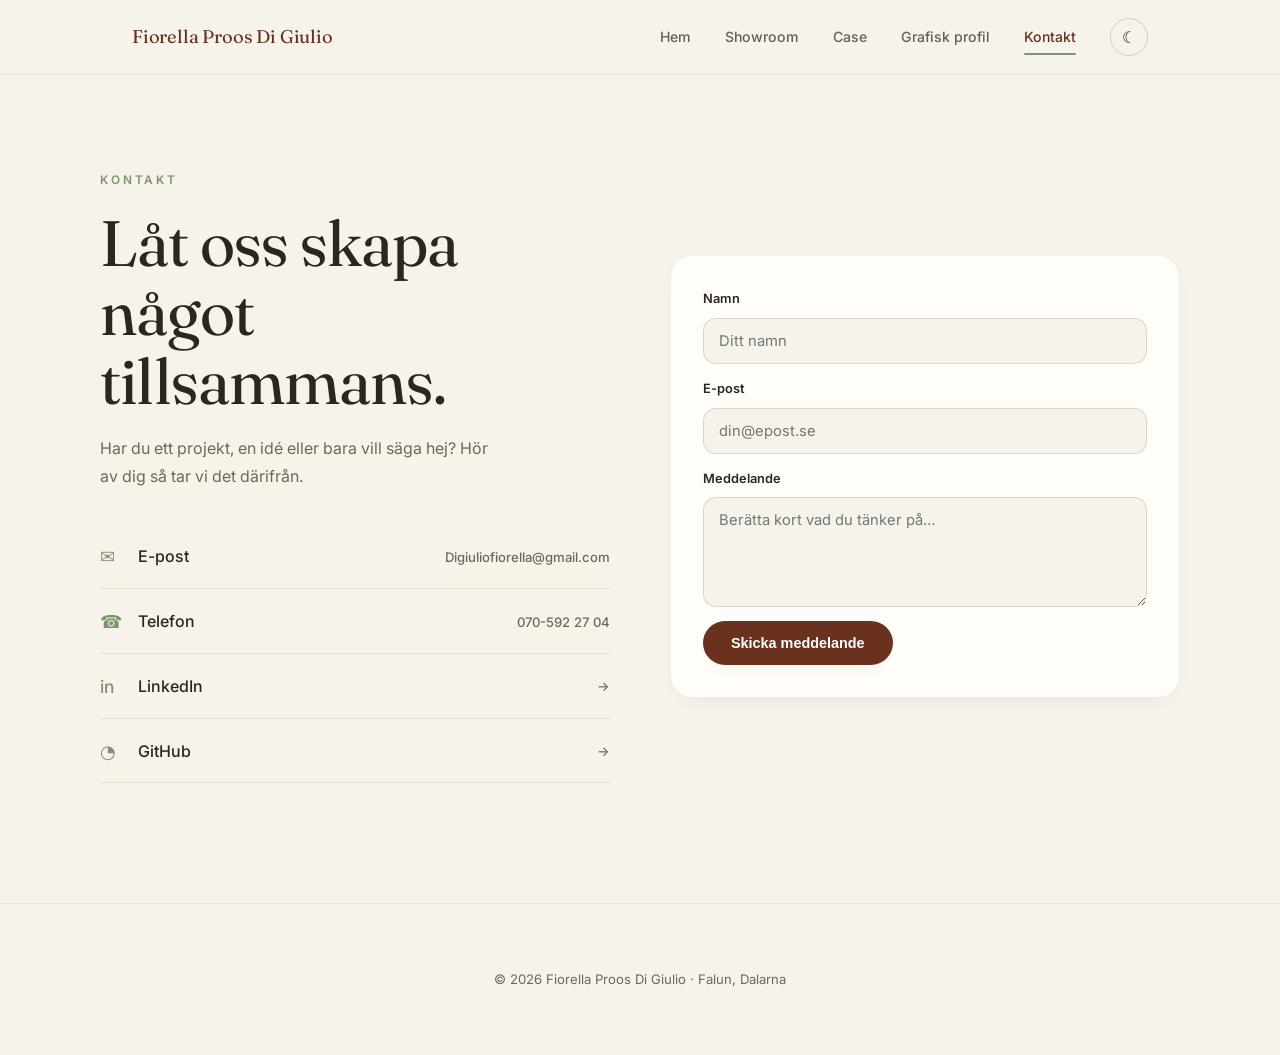
<file: kontakt.html>
<!DOCTYPE html>
<html lang="sv">
<head>
<meta charset="UTF-8">
<meta name="viewport" content="width=device-width, initial-scale=1.0">
<meta name="description" content="Kontakta Fiorella Proos Di Giulio.">
<title>Kontakt · Fiorella Proos Di Giulio</title>
<link rel="preconnect" href="https://fonts.googleapis.com">
<link rel="preconnect" href="https://fonts.gstatic.com" crossorigin>
<link href="https://fonts.googleapis.com/css2?family=Fraunces:ital,opsz,wght@0,9..144,400;1,9..144,400&family=Inter:wght@400;500;600&display=swap" rel="stylesheet">
<link rel="stylesheet" href="style.css">
</head>
<body>
<nav>
  <div class="nav-inner">
    <a href="index.html" class="logo">Fiorella Proos Di Giulio</a>
    <div class="nav-links">
      <a href="index.html">Hem</a>
      <a href="showroom.html">Showroom</a>
      <a href="case-5.html">Case</a>
      <a href="profil.html">Grafisk profil</a>
      <a href="kontakt.html" class="current">Kontakt</a>
      <button class="theme-btn" id="themeBtn" aria-label="Växla tema">☾</button>
    </div>
    <button class="burger" id="burger" aria-label="Meny">☰</button>
  </div>
  <div class="mobile-menu" id="mobileMenu">
    <a href="index.html">Hem</a><a href="showroom.html">Showroom</a><a href="case-5.html">Case</a><a href="profil.html">Grafisk profil</a><a href="kontakt.html">Kontakt</a>
  </div>
</nav>

<section class="contact-wrap wrap">
  <div class="contact-grid">
    <div class="reveal">
      <div class="eyebrow">Kontakt</div>
      <h1>Låt oss skapa något tillsammans.</h1>
      <p class="sub">Har du ett projekt, en idé eller bara vill säga hej? Hör av dig så tar vi det därifrån.</p>
      <div class="links">
        <a href="mailto:Digiuliofiorella@gmail.com"><span class="ic">✉</span>E-post<span class="meta">Digiuliofiorella@gmail.com</span></a>
        <a href="tel:0705922704"><span class="ic">☎</span>Telefon<span class="meta">070-592 27 04</span></a>
        <a href="https://www.linkedin.com/in/fiorelladigiulio/"><span class="ic">in</span>LinkedIn<span class="meta">→</span></a>
        <a href="https://github.com/FiorellaDiGiulio"><span class="ic">◔</span>GitHub<span class="meta">→</span></a>
      </div>
    </div>
    <form class="reveal" id="contactForm" action="https://formspree.io/f/xvznpwqp" method="POST">
      <label for="cf-name">Namn</label>
      <input type="text" id="cf-name" name="namn" placeholder="Ditt namn" required>
      <label for="cf-email">E-post</label>
      <input type="email" id="cf-email" name="email" placeholder="din@epost.se" required>
      <label for="cf-msg">Meddelande</label>
      <textarea id="cf-msg" name="meddelande" placeholder="Berätta kort vad du tänker på…" required></textarea>
      <button type="submit" class="btn btn-primary" style="justify-self:start">Skicka meddelande</button>
      <p id="cf-status" style="margin-top:8px;font-size:.9rem;color:var(--green);display:none">Tack! Ditt meddelande har skickats.</p>
    </form>
    <script>
      const contactForm = document.getElementById('contactForm');
      const formStatus = document.getElementById('cf-status');

      contactForm.addEventListener('submit', async function (event) {
        event.preventDefault();

        const response = await fetch(contactForm.action, {
          method: 'POST',
          body: new FormData(contactForm),
          headers: { 'Accept': 'application/json' }
        });

        if (response.ok) {
          contactForm.reset();
          formStatus.textContent = 'Tack! Ditt meddelande har skickats.';
          formStatus.style.color = 'var(--green)';
          formStatus.style.display = 'block';
        } else {
          formStatus.textContent = 'Något gick fel — försök igen eller mejla direkt.';
          formStatus.style.color = 'var(--brown)';
          formStatus.style.display = 'block';
        }
      });
    </script>
  </div>
</section>

<footer>
  © 2026 Fiorella Proos Di Giulio · Falun, Dalarna
</footer>
<script src="script.js"></script>
</body>
</html>
</file>
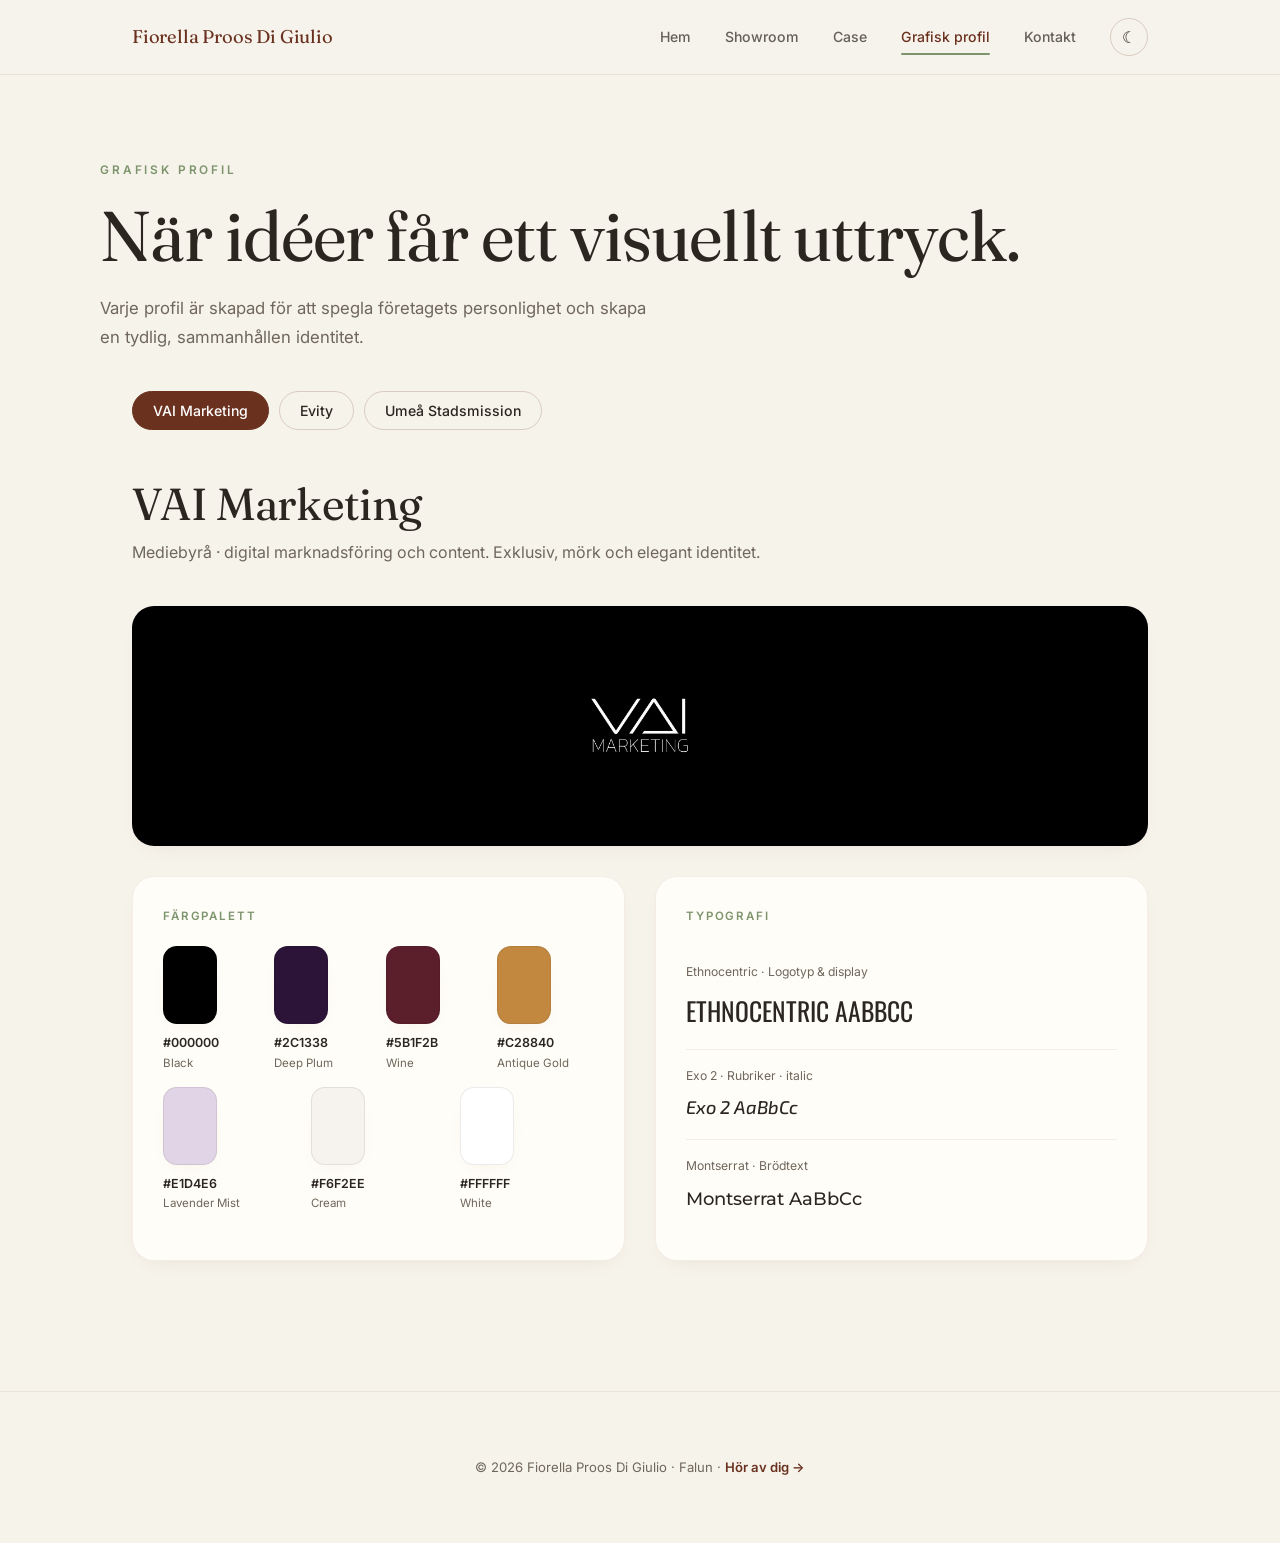
<file: profil.html>
<!DOCTYPE html>
<html lang="sv">
<head>
<meta charset="UTF-8">
<meta name="viewport" content="width=device-width, initial-scale=1.0">
<meta name="description" content="Grafiska profiler skapade av Fiorella Proos Di Giulio.">
<title>Grafisk profil · Fiorella Proos Di Giulio</title>
<link rel="preconnect" href="https://fonts.googleapis.com">
<link rel="preconnect" href="https://fonts.gstatic.com" crossorigin>
<link href="https://fonts.googleapis.com/css2?family=Fraunces:ital,opsz,wght@0,9..144,400;1,9..144,400&family=Inter:wght@400;500;600;700&family=Exo+2:ital,wght@0,400;1,500&family=Montserrat:wght@300;400;500;900&family=Oswald:wght@400;500&display=swap" rel="stylesheet">
<link rel="stylesheet" href="style.css">
</head>
<body>
<nav>
  <div class="nav-inner">
    <a href="index.html" class="logo">Fiorella Proos Di Giulio</a>
    <div class="nav-links">
      <a href="index.html">Hem</a>
      <a href="showroom.html">Showroom</a>
      <a href="case-5.html">Case</a>
      <a href="profil.html" class="current">Grafisk profil</a>
      <a href="kontakt.html">Kontakt</a>
      <button class="theme-btn" id="themeBtn" aria-label="Växla tema">☾</button>
    </div>
    <button class="burger" id="burger" aria-label="Meny">☰</button>
  </div>
  <div class="mobile-menu" id="mobileMenu">
    <a href="index.html">Hem</a><a href="showroom.html">Showroom</a><a href="case-5.html">Case</a><a href="profil.html">Grafisk profil</a><a href="kontakt.html">Kontakt</a>
  </div>
</nav>

<header class="page-top wrap">
  <div class="eyebrow reveal">Grafisk profil</div>
  <h1 class="reveal">När idéer får ett visuellt uttryck.</h1>
  <p class="reveal">Varje profil är skapad för att spegla företagets personlighet och skapa en tydlig, sammanhållen identitet.</p>
</header>

<section class="wrap" style="padding-bottom:90px">
  <div class="pf-tabs reveal" id="pfTabs"></div>
  <div id="pfPanels"></div>
</section>

<footer>
  © 2026 Fiorella Proos Di Giulio · Falun · <a href="kontakt.html">Hör av dig →</a>
</footer>

<script src="profiles.js"></script>
<script src="script.js"></script>
</body>
</html>
</file>
<file: style.css>
:root {
  --foam:#F6F3EB;
  --green:#7D946D;
  --blue:#94B2C4;
  --brown:#6A311F;
  --ink:#2c2620;
  --muted:#6f675c;
  --card:#fffdf7;
  --shadow:0 18px 50px -22px rgba(106,49,31,.22);
  --shadow-sm:0 8px 24px -16px rgba(106,49,31,.18);
  --radius:22px;
}
* {
  margin:0;
  padding:0;
  box-sizing:border-box;
}
html {
  scroll-behavior:smooth;
  overflow-x:hidden;
}
body {
  font-family:'Inter',sans-serif;
  background:var(--foam);
  color:var(--ink);
  line-height:1.7;
  -webkit-font-smoothing:antialiased;
  overflow-x:hidden;
  width:100%;
  max-width:100%;
  position:relative;
}
h1,h2,h3 {
  font-family:'Fraunces',serif;
  font-weight:400;
  line-height:1.08;
  letter-spacing:-.015em;
}
em {
  font-style:italic;
  color:var(--green);
}
a {
  color:inherit;
}
.wrap {
  max-width:1080px;
  margin:0 auto;
  padding:0 32px;
}
.eyebrow {
  font-size:.74rem;
  letter-spacing:.24em;
  text-transform:uppercase;
  color:var(--green);
  font-weight:600;
  margin-bottom:18px;
}
.reveal {
  opacity:0;
  transform:translateY(28px);
  transition:opacity 1s cubic-bezier(.16,1,.3,1),transform 1s cubic-bezier(.16,1,.3,1);
}
.reveal.in {
  opacity:1;
  transform:none;
}
.blob {
  position:absolute;
  border-radius:50%;
  filter:blur(70px);
  opacity:.45;
  z-index:0;
  pointer-events:none;
  max-width:90vw;
}
/* NAV */
nav {
  position:fixed;
  top:0;
  left:0;
  right:0;
  z-index:100;
  backdrop-filter:blur(16px);
  background:color-mix(in srgb,var(--foam) 80%,transparent);
  border-bottom:1px solid color-mix(in srgb,var(--brown) 9%,transparent);
}
.nav-inner {
  display:flex;
  align-items:center;
  justify-content:space-between;
  padding:18px 32px;
  max-width:1080px;
  margin:0 auto;
}
.logo {
  font-family:'Fraunces',serif;
  font-size:1.15rem;
  color:var(--brown);
  text-decoration:none;
  letter-spacing:-.01em;
}
.nav-links {
  display:flex;
  gap:34px;
  align-items:center;
}
.nav-links a {
  text-decoration:none;
  font-size:.88rem;
  font-weight:500;
  opacity:.72;
  transition:opacity .2s,color .2s;
  position:relative;
}
.nav-links a:hover {
  opacity:1;
}
.nav-links a.current {
  opacity:1;
  color:var(--brown);
}
.nav-links a.current::after {
  content:"";
  position:absolute;
  left:0;
  right:0;
  bottom:-6px;
  height:2px;
  background:var(--green);
  border-radius:2px;
}
.theme-btn {
  background:none;
  border:1px solid color-mix(in srgb,var(--brown) 20%,transparent);
  border-radius:50%;
  width:38px;
  height:38px;
  cursor:pointer;
  font-size:1rem;
  color:var(--ink);
}
.burger {
  display:none;
  background:none;
  border:none;
  font-size:1.4rem;
  cursor:pointer;
  color:var(--brown);
}
.mobile-menu {
  display:none;
  flex-direction:column;
  gap:4px;
  padding:8px 32px 18px;
}
.mobile-menu a {
  text-decoration:none;
  padding:10px 0;
  font-weight:500;
  border-bottom:1px solid color-mix(in srgb,var(--brown) 8%,transparent);
}
@media(max-width:760px) {
  .nav-links {
    display:none;
  }
  .burger {
    display:block;
  }
  .mobile-menu.open {
    display:flex;
  }
}
/* DARK */
[data-theme="dark"] {
  --foam:#1c1916;
  --ink:#f1ece2;
  --muted:#a89e90;
  --card:#262219;
  --blue:#6d8a9c;
  --green:#8aa37a;
}
[data-theme="dark"] nav {
  background:color-mix(in srgb,#1c1916 82%,transparent);
}
[data-theme="dark"] input,[data-theme="dark"] textarea {
  background:#1c1916;
  color:#f1ece2;
}
[data-theme="dark"] .chip.has-logo {
  background:#2f2a20;
}
[data-theme="dark"] .chip img {
  filter:invert(1);
}
[data-theme="dark"] .pf-tab,[data-theme="dark"] .filter {
  color:#f1ece2;
}
/* BUTTONS */
.btn {
  padding:14px 28px;
  border-radius:30px;
  font-weight:600;
  font-size:.9rem;
  cursor:pointer;
  border:none;
  text-decoration:none;
  transition:transform .25s,box-shadow .25s;
  display:inline-block;
}
.btn-primary {
  background:var(--brown);
  color:#fff;
  box-shadow:var(--shadow-sm);
}
.btn-primary:hover {
  transform:translateY(-3px);
  box-shadow:var(--shadow);
}
.btn-ghost {
  background:transparent;
  color:var(--brown);
  border:1.5px solid color-mix(in srgb,var(--brown) 35%,transparent);
}
.btn-ghost:hover {
  background:color-mix(in srgb,var(--brown) 7%,transparent);
  transform:translateY(-3px);
}
.cta-row {
  display:flex;
  gap:14px;
  flex-wrap:wrap;
}
/* PAGE HEADER */
.page-top {
  padding:160px 0 40px;
}
.page-top h1 {
  font-size:clamp(2.4rem,6vw,4.4rem);
}
.page-top p {
  color:var(--muted);
  max-width:560px;
  margin-top:20px;
  font-size:1.05rem;
}
footer {
  text-align:center;
  padding:64px 32px;
  color:var(--muted);
  font-size:.82rem;
  border-top:1px solid color-mix(in srgb,var(--brown) 8%,transparent);
  margin-top:40px;
}
footer a {
  color:var(--brown);
  text-decoration:none;
  font-weight:600;
}
/* ===================== HEMSIDA (index) ===================== */
.hero {
  min-height:100vh;
  display:flex;
  flex-direction:column;
  justify-content:center;
  position:relative;
  padding:120px 0 80px;
}
.hero .eyebrow {
  margin-bottom:24px;
}
.hero h1 {
  font-size:clamp(2.6rem,8vw,6rem);
  max-width:14ch;
}
.hero .intro {
  font-size:clamp(1.05rem,2vw,1.3rem);
  color:var(--muted);
  max-width:46ch;
  margin:30px 0 40px;
}
.hero .intro b {
  color:var(--ink);
  font-weight:500;
}
.scroll-hint {
  position:absolute;
  bottom:36px;
  left:50%;
  transform:translateX(-50%);
  font-size:.78rem;
  letter-spacing:.2em;
  text-transform:uppercase;
  color:var(--muted);
  opacity:.7;
}
.marquee {
  margin:0;
  padding:30px 0;
  border-top:1px solid color-mix(in srgb,var(--brown) 10%,transparent);
  border-bottom:1px solid color-mix(in srgb,var(--brown) 10%,transparent);
  overflow:hidden;
  white-space:nowrap;
}
.marquee span {
  display:inline-block;
  font-family:'Fraunces',serif;
  font-size:1.5rem;
  color:var(--green);
  animation:scroll 26s linear infinite;
}
.marquee span i {
  font-style:normal;
  color:var(--brown);
  margin:0 22px;
  opacity:.4;
}
@keyframes scroll {
  from {
    transform:translateX(0);
  }
  to {
    transform:translateX(-50%);
  }
}
.tri {
  display:grid;
  grid-template-columns:repeat(3,1fr);
  gap:24px;
  padding:90px 0;
}
.tri .c {
  padding:8px 0;
}
.tri .c .n {
  font-family:'Fraunces',serif;
  font-size:2.6rem;
  color:var(--brown);
}
.tri .c h3 {
  font-size:1.15rem;
  margin:14px 0 8px;
}
.tri .c p {
  color:var(--muted);
  font-size:.95rem;
}
@media(max-width:760px) {
  .tri {
    grid-template-columns:1fr;
    gap:36px;
  }
}
.hero-work {
  position:absolute;
  top:130px;
  right:0;
  width:210px;
  display:block;
  text-decoration:none;
  opacity:0;
  transform:rotate(8deg) translateY(16px);
  animation:heroWorkIn 1s cubic-bezier(.16,1,.3,1) .5s forwards;
}
.hero-work:hover {
  transform:rotate(0deg) translateY(-6px) !important;
  transition:transform .35s cubic-bezier(.16,1,.3,1);
}
@keyframes heroWorkIn {
  to {
    opacity:1;
    transform:rotate(4deg) translateY(0);
  }
}
.hero-work img {
  width:100%;
  display:block;
  border-radius:18px;
  box-shadow:var(--shadow);
}
.hero-work-tag {
  position:absolute;
  left:14px;
  bottom:14px;
  background:var(--foam);
  color:var(--ink);
  font-size:.68rem;
  font-weight:600;
  padding:6px 12px;
  border-radius:20px;
  box-shadow:var(--shadow-sm);
}
@media(max-width:1000px) {
  .hero-work {
    width:170px;
    top:100px;
  }
}
@media(max-width:760px) {
  .hero-work {
    position:static;
    width:180px;
    margin:32px 0 0;
  }
}
/* ===================== OM MIG (om) ===================== */
.intro-row {
  display:grid;
  grid-template-columns:1.4fr .9fr;
  gap:50px;
  align-items:center;
  margin-bottom:90px;
}
.intro-row .portrait {
  justify-self:center;
  width:100%;
  max-width:320px;
  aspect-ratio:4/5;
  border-radius:140px 140px 26px 26px;
  object-fit:cover;
  box-shadow:var(--shadow);
}
@media(max-width:760px) {
  .intro-row {
    grid-template-columns:1fr;
    gap:34px;
  }
  .intro-row .portrait {
    order:-1;
    max-width:260px;
  }
}
.lead-quote {
  font-family:'Fraunces',serif;
  font-size:clamp(1.5rem,3.4vw,2.4rem);
  line-height:1.32;
  max-width:20ch;
  margin:0 0 70px;
  color:var(--ink);
}
.lead-quote em {
  color:var(--green);
}
.story {
  display:grid;
  grid-template-columns:1fr 1fr;
  gap:50px;
  padding-bottom:90px;
  align-items:start;
}
.story p {
  color:var(--muted);
  margin-bottom:18px;
}
.story p b {
  color:var(--ink);
  font-weight:500;
}
@media(max-width:760px) {
  .story {
    grid-template-columns:1fr;
    gap:24px;
  }
}
.section {
  padding:70px 0;
}
.section h2 {
  font-size:clamp(1.7rem,3.4vw,2.4rem);
  margin-bottom:40px;
}
.tl {
  position:relative;
  padding-left:30px;
}
.tl::before {
  content:"";
  position:absolute;
  left:7px;
  top:8px;
  bottom:8px;
  width:1.5px;
  background:color-mix(in srgb,var(--green) 45%,transparent);
}
.tl .it {
  position:relative;
  margin-bottom:34px;
}
.tl .it::before {
  content:"";
  position:absolute;
  left:-29px;
  top:7px;
  width:11px;
  height:11px;
  border-radius:50%;
  background:var(--green);
  border:3px solid var(--foam);
}
.tl .it .yr {
  font-size:.78rem;
  color:var(--green);
  font-weight:600;
  letter-spacing:.04em;
}
.tl .it h4 {
  font-family:'Inter';
  font-weight:600;
  font-size:1.02rem;
  margin:3px 0;
}
.tl .it span {
  font-size:.9rem;
  color:var(--muted);
}
.tools {
  display:grid;
  grid-template-columns:repeat(2,1fr);
  gap:40px;
}
@media(max-width:760px) {
  .tools {
    grid-template-columns:1fr;
    gap:32px;
  }
}
.tg h3 {
  font-size:1.05rem;
  color:var(--brown);
  margin-bottom:16px;
}
.chips {
  display:flex;
  flex-wrap:wrap;
  gap:12px;
}
.chip {
  background:var(--card);
  border:1px solid color-mix(in srgb,var(--brown) 9%,transparent);
  width:54px;
  height:54px;
  border-radius:15px;
  display:flex;
  align-items:center;
  justify-content:center;
  box-shadow:var(--shadow-sm);
  transition:transform .22s,background .22s;
  position:relative;
  cursor:default;
}
.chip:hover {
  transform:translateY(-4px);
}
.chip img {
  width:26px;
  height:26px;
  object-fit:contain;
}
.chip .ini {
  width:30px;
  height:30px;
  border-radius:50%;
  background:linear-gradient(135deg,var(--green),var(--blue));
  color:#fff;
  font-family:'Fraunces',serif;
  font-size:.92rem;
  display:flex;
  align-items:center;
  justify-content:center;
}
.chip.has-logo .ini {
  display:none;
}
.chip.has-logo {
  background:var(--card);
}
/* tooltip med namnet */
.chip::after {
  content:attr(data-name);
  position:absolute;
  bottom:calc(100% + 8px);
  left:50%;
  transform:translateX(-50%) translateY(4px);
  background:var(--brown);
  color:#fff;
  font-size:.72rem;
  font-weight:500;
  padding:5px 10px;
  border-radius:8px;
  white-space:nowrap;
  opacity:0;
  pointer-events:none;
  transition:opacity .2s,transform .2s;
  z-index:5;
}
.chip:hover::after {
  opacity:1;
  transform:translateX(-50%) translateY(0);
}
/* ===================== SHOWROOM ===================== */
.filters {
  display:flex;
  gap:10px;
  flex-wrap:wrap;
  margin-bottom:14px;
}
.filter {
  padding:9px 18px;
  border-radius:24px;
  border:1.5px solid color-mix(in srgb,var(--brown) 20%,transparent);
  background:none;
  cursor:pointer;
  font-weight:500;
  font-size:.84rem;
  color:var(--ink);
  transition:all .22s;
  font-family:'Inter';
}
.filter.active,.filter:hover {
  background:var(--brown);
  color:#fff;
  border-color:var(--brown);
}
.filter {
  display:flex;
  align-items:center;
  gap:.7rem;
}
.filter-count {
  background:color-mix(in srgb,var(--brown) 12%,transparent);
  color:var(--brown);
  font-size:.78rem;
  font-weight:600;
  padding:.4rem .8rem;
  border-radius:999px;
}
.filter.active .filter-count,
.filter:hover .filter-count {
  background:rgba(255,255,255,.18);
  color:#fff;
}
.filter-label {
  font-size:.72rem;
  letter-spacing:.16em;
  text-transform:uppercase;
  color:var(--muted);
  margin:26px 0 12px;
  font-weight:600;
}
.cat-section {
  display:none;
}
.cat-section.show {
  display:block;
  padding-top:10px;
}
.cat-placeholder {
  border:1px dashed color-mix(in srgb,var(--brown) 22%,transparent);
  border-radius:28px;
  padding:64px 32px;
  margin-top:28px;
  background:var(--card);
  text-align:center;
}
.cat-placeholder .placeholder-box {
  max-width:620px;
  margin:0 auto;
}
.cat-placeholder .placeholder-icon {
  width:56px;
  height:56px;
  margin:0 auto 18px;
  display:flex;
  align-items:center;
  justify-content:center;
  border-radius:50%;
  background:var(--foam);
  color:var(--green);
  font-size:1.35rem;
  box-shadow:var(--shadow-sm);
}
.cat-placeholder h2 {
  margin:0 0 12px;
}
.cat-placeholder p {
  color:var(--muted);
  max-width:46ch;
  margin:0 auto;
  line-height:1.8;
}
.cat-head {
  display:flex;
  align-items:baseline;
  gap:12px;
  margin-bottom:20px;
  border-bottom:1px solid color-mix(in srgb,var(--brown) 14%,transparent);
  padding-bottom:14px;
}
.cat-title {
  font-size:clamp(1.2rem,2.2vw,1.6rem);
}
.cat-count {
  font-size:.78rem;
  color:var(--muted);
  font-weight:500;
}
.mock {
  cursor:pointer;
  transition:transform .3s;
  background:var(--card);
  border-radius:18px;
  padding:14px;
  border:1px solid color-mix(in srgb,var(--brown) 8%,transparent);
}
.mock:hover {
  transform:translateY(-6px);
}
.mock.is-loaded {
  cursor:default;
}
.mock.is-loaded:hover {
  transform:none;
}
.mock-placeholder {
  display:flex;
  align-items:center;
  justify-content:center;
  min-height:180px;
  border:1px dashed color-mix(in srgb,var(--brown) 22%,transparent);
  border-radius:16px;
  background:color-mix(in srgb,var(--foam) 75%,transparent);
  color:var(--muted);
  font-size:.76rem;
  font-weight:700;
  letter-spacing:.16em;
  text-transform:uppercase;
  margin-bottom:12px;
  text-align:center;
  padding:16px;
}
.mock-media {
  margin-bottom:12px;
}
.mlabel {
  font-size:.72rem;
  color:var(--muted);
  margin-top:8px;
  text-align:center;
  font-weight:500;
}
.mclient {
  font-size:.7rem;
  color:var(--green);
  font-weight:600;
  text-transform:uppercase;
  letter-spacing:.05em;
  text-align:center;
  margin-top:10px;
}
.dev {
  background:#fff;
  border-radius:16px;
  overflow:hidden;
  box-shadow:var(--shadow-sm);
  border:1px solid rgba(0,0,0,.06);
}
.dev-head {
  display:flex;
  align-items:center;
  gap:8px;
  padding:9px 11px;
}
.dev-head .ava {
  width:28px;
  height:28px;
  border-radius:50%;
  background:var(--green);
}
.dev-head .ava.sq {
  border-radius:7px;
  background:#185FA5;
}
.dev-head .nm {
  font-size:.74rem;
  font-weight:600;
  color:#1c1c1c;
}
.dev-head .sub {
  font-size:.62rem;
  color:#888;
}
.dev-img {
  background:var(--blue);
  display:flex;
  align-items:center;
  justify-content:center;
  color:#0C447C;
  font-size:.72rem;
  font-weight:500;
}
.ig .dev-img {
  aspect-ratio:1;
}
.fb .dev-img {
  aspect-ratio:1.91/1;
}
.li .dev-img {
  aspect-ratio:1;
  position:relative;
}
.ig-acts {
  display:flex;
  gap:13px;
  padding:9px 11px 4px;
  color:#1c1c1c;
  font-size:1rem;
}
.ig-acts .sv {
  margin-left:auto;
}
.fb-cta {
  display:flex;
  align-items:center;
  padding:9px 11px;
  background:#f0f2f5;
}
.fb-cta .lm {
  font-size:.72rem;
  color:#1c1c1c;
}
.fb-cta .btn-s {
  margin-left:auto;
  font-size:.7rem;
  background:var(--brown);
  color:#fff;
  padding:5px 12px;
  border-radius:7px;
}
.reel {
  position:relative;
  aspect-ratio:9/16;
  border-radius:16px;
  overflow:hidden;
  background:#000;
  box-shadow:var(--shadow-sm);
}
.reel .scr {
  position:absolute;
  inset:0;
  display:flex;
  align-items:center;
  justify-content:center;
  color:#fff;
  font-size:.72rem;
}
.reel .bar {
  position:absolute;
  top:7px;
  left:7px;
  right:7px;
  height:2.5px;
  background:rgba(255,255,255,.45);
  border-radius:3px;
}
.reel .ru {
  position:absolute;
  top:15px;
  left:9px;
  display:flex;
  align-items:center;
  gap:6px;
  color:#fff;
  font-size:.66rem;
}
.reel .ru .d {
  width:20px;
  height:20px;
  border-radius:50%;
  background:#fff;
}
.reel .play {
  position:absolute;
  top:50%;
  left:50%;
  transform:translate(-50%,-50%);
  font-size:1.7rem;
  color:rgba(255,255,255,.85);
}
.li-arrow {
  position:absolute;
  right:9px;
  top:50%;
  transform:translateY(-50%);
  width:26px;
  height:26px;
  border-radius:50%;
  background:rgba(255,255,255,.92);
  display:flex;
  align-items:center;
  justify-content:center;
  color:#1c1c1c;
  font-size:.9rem;
}
.li-dots {
  display:flex;
  gap:4px;
  justify-content:center;
  padding:9px;
}
.li-dots span {
  width:6px;
  height:3px;
  border-radius:2px;
  background:#ccc;
}
.li-dots span.on {
  width:15px;
  background:var(--brown);
}
.lightbox {
  position:fixed;
  inset:0;
  background:rgba(20,15,12,.82);
  backdrop-filter:blur(6px);
  display:none;
  align-items:center;
  justify-content:center;
  z-index:200;
  padding:24px;
}
.lightbox.open {
  display:flex;
}
.lb-inner {
  max-width:min(720px,92vw);
  width:100%;
  max-height:90vh;
  display:flex;
  align-items:center;
  justify-content:center;
}
.lb-inner img,
.lb-inner video {
  max-width:100%;
  max-height:90vh;
  width:auto;
  height:auto;
  object-fit:contain;
  border-radius:16px;
}
.lb-close {
  position:absolute;
  top:22px;
  right:26px;
  font-size:2rem;
  color:#fff;
  cursor:pointer;
  background:none;
  border:none;
}
.note {
  text-align:center;
  font-size:.8rem;
  color:var(--muted);
  padding:10px 0 30px;
}
/* ===================== KONTAKT ===================== */
.contact-wrap {
  min-height:80vh;
  display:flex;
  flex-direction:column;
  justify-content:flex-start;
  padding:170px 0 80px;
  position:relative;
}
.contact-grid {
  display:grid;
  grid-template-columns:1fr 1fr;
  gap:60px;
  align-items:center;
}
@media(max-width:760px) {
  .contact-grid {
    grid-template-columns:1fr;
    gap:40px;
  }
  .contact-wrap {
    justify-content:flex-start;
    padding:150px 0 60px;
    min-height:0;
  }
}
.contact-grid h1 {
  font-size:clamp(2.4rem,5.5vw,4rem);
  max-width:12ch;
}
.contact-grid .sub {
  color:var(--muted);
  margin-top:20px;
  max-width:40ch;
}
.links {
  margin-top:36px;
  display:flex;
  flex-direction:column;
  gap:2px;
}
.links a {
  display:flex;
  align-items:center;
  gap:14px;
  padding:16px 0;
  text-decoration:none;
  border-bottom:1px solid color-mix(in srgb,var(--brown) 10%,transparent);
  font-weight:500;
  transition:padding-left .25s,color .25s;
}
.links a:hover {
  padding-left:10px;
  color:var(--brown);
}
.links a .ic {
  font-size:1.1rem;
  width:24px;
  color:var(--green);
}
.links a .meta {
  margin-left:auto;
  font-size:.82rem;
  color:var(--muted);
}
form {
  display:grid;
  gap:14px;
  background:var(--card);
  padding:32px;
  border-radius:var(--radius);
  box-shadow:var(--shadow-sm);
  border:1px solid color-mix(in srgb,var(--brown) 8%,transparent);
}
label {
  font-size:.8rem;
  font-weight:600;
  color:var(--ink);
  margin-bottom:-6px;
}
input,textarea {
  padding:13px 15px;
  border-radius:13px;
  border:1px solid color-mix(in srgb,var(--brown) 16%,transparent);
  background:var(--foam);
  font-family:'Inter';
  font-size:.92rem;
  color:var(--ink);
}
input:focus,textarea:focus {
  outline:none;
  border-color:var(--green);
}
textarea {
  min-height:110px;
  resize:vertical;
}
/* ===================== KARUSELL (riktig, swipebar) ===================== */
.carousel {
  position:relative;
  border-radius:16px;
  overflow:hidden;
  box-shadow:var(--shadow-sm);
  background:#2a1633;
}
.carousel .track {
  display:flex;
  transition:transform .45s cubic-bezier(.16,1,.3,1);
}
.carousel .track img {
  width:100%;
  flex:0 0 100%;
  display:block;
  height:auto;
}
.carousel .nav {
  position:absolute;
  top:50%;
  transform:translateY(-50%);
  width:34px;
  height:34px;
  border-radius:50%;
  background:rgba(255,255,255,.9);
  border:none;
  cursor:pointer;
  font-size:1.1rem;
  color:#2a1633;
  display:flex;
  align-items:center;
  justify-content:center;
  z-index:2;
  transition:background .2s;
}
.carousel .nav:hover {
  background:#fff;
}
.carousel .nav.prev {
  left:10px;
}
.carousel .nav.next {
  right:10px;
}
.carousel .nav:disabled {
  opacity:0;
  pointer-events:none;
}
.carousel .cdots {
  position:absolute;
  bottom:12px;
  left:0;
  right:0;
  display:flex;
  gap:6px;
  justify-content:center;
  z-index:2;
}
.carousel .cdots span {
  width:7px;
  height:7px;
  border-radius:50%;
  background:rgba(255,255,255,.4);
  cursor:pointer;
  transition:all .2s;
}
.carousel .cdots span.on {
  width:20px;
  border-radius:4px;
  background:#c98a3c;
}
/* karusellkortet får vara bredare i griden */
/* karusell i lightbox */
.lightbox .carousel {
  max-width:min(720px,92vw);
  width:100%;
}
.lightbox .carousel .track img,
.lightbox .carousel .track video {
  max-height:90vh;
  object-fit:contain;
}
.lb-inner .mclient,.lb-inner .mlabel {
  display:none;
}
/* ===================== GRAFISK PROFIL ===================== */
.pf-tabs {
  display:flex;
  gap:10px;
  flex-wrap:wrap;
  margin-bottom:50px;
}
.pf-tab {
  padding:10px 20px;
  border-radius:24px;
  border:1.5px solid color-mix(in srgb,var(--brown) 20%,transparent);
  background:none;
  cursor:pointer;
  font-weight:500;
  font-size:.88rem;
  color:var(--ink);
  transition:all .22s;
  font-family:'Inter';
}
.pf-tab.active,.pf-tab:hover {
  background:var(--brown);
  color:#fff;
  border-color:var(--brown);
}
.pf-panel {
  display:none;
  animation:fade .5s ease;
}
.pf-panel.show {
  display:block;
}
@keyframes fade {
  from {
    opacity:0;
    transform:translateY(12px);
  }
  to {
    opacity:1;
    transform:none;
  }
}
.pf-head {
  margin-bottom:40px;
}
.pf-head h2 {
  font-size:clamp(1.8rem,4vw,2.8rem);
}
.pf-head p {
  color:var(--muted);
  margin-top:10px;
}
.pf-grid {
  display:grid;
  grid-template-columns:1fr 1fr;
  gap:30px;
}
@media(max-width:760px) {
  .pf-grid {
    grid-template-columns:1fr;
  }
}
.pf-card {
  background:var(--card);
  border-radius:var(--radius);
  padding:30px;
  box-shadow:var(--shadow-sm);
  border:1px solid color-mix(in srgb,var(--brown) 8%,transparent);
}
.pf-card .lbl {
  font-size:.72rem;
  letter-spacing:.16em;
  text-transform:uppercase;
  color:var(--green);
  font-weight:600;
  margin-bottom:20px;
}
/* logo box */
.pf-logo {
  grid-column:1 / -1;
  border-radius:var(--radius);
  min-height:240px;
  display:flex;
  align-items:center;
  justify-content:center;
  box-shadow:var(--shadow-sm);
  overflow:hidden;
}
.pf-logo img {
  max-width:60%;
  max-height:140px;
  object-fit:contain;
}
.pf-logo .txt {
  font-family:'Fraunces',serif;
  font-weight:400;
  font-size:3.4rem;
  letter-spacing:.12em;
}
/* extra cards: tonalitet, beskrivningar, bild */
.pf-wide {
  grid-column:1 / -1;
}
.pf-text {
  color:var(--muted);
  line-height:1.6;
}
.pf-swatches + .pf-text {
  margin-top:22px;
}
.pf-text + .pf-text {
  margin-top:14px;
}
.pf-list {
  margin:10px 0 0 1.2em;
  color:var(--muted);
  line-height:1.7;
}
.pf-figure {
  margin:0;
}
.pf-figure img {
  display:block;
  width:100%;
  height:auto;
  border-radius:calc(var(--radius) / 2);
}
.pf-figure figcaption {
  margin-top:16px;
}
/* colors */
.pf-swatches {
  display:flex;
  flex-wrap:wrap;
  gap:14px;
}
.pf-sw {
  flex:1 1 90px;
}
.pf-sw .chip {
  height:78px;
  border-radius:14px;
  border:1px solid rgba(0,0,0,.08);
  box-shadow:var(--shadow-sm);
}
.pf-sw .hex {
  font-size:.78rem;
  font-weight:600;
  margin-top:8px;
}
.pf-sw .nm {
  font-size:.72rem;
  color:var(--muted);
}
/* fonts */
.pf-font {
  padding:16px 0;
  border-bottom:1px solid color-mix(in srgb,var(--brown) 8%,transparent);
}
.pf-font:last-child {
  border-bottom:none;
}
.pf-font .role {
  font-size:.76rem;
  color:var(--muted);
  margin-bottom:6px;
}
.pf-font .sample {
  font-family:'Fraunces',serif;
  font-size:1.6rem;
  color:var(--ink);
}
.pf-font.sans .sample {
  font-family:'Inter';
  font-weight:500;
  font-size:1.15rem;
}
/* ===================== EXTRA MOBIL-FINJUSTERING (smala skärmar) ===================== */
@media(max-width:480px) {
  .contact-wrap {
    justify-content:flex-start;
    padding:140px 0 50px;
    min-height:0;
  }
  .wrap {
    padding:0 20px;
  }
  .nav-inner {
    padding:14px 20px;
  }
  .logo {
    font-size:.98rem;
  }
  .pf-tabs {
    gap:8px;
  }
  .pf-tab {
    padding:8px 14px;
    font-size:.82rem;
  }
  .filters {
    gap:8px;
  }
  .filter {
    padding:8px 14px;
    font-size:.8rem;
  }
  .chip {
    width:48px;
    height:48px;
  }
  .page-top {
    padding:130px 0 30px;
  }
}
/* ===================== KONTAKT – garanterad toppluft under navbar ===================== */
.contact-wrap {
  padding-top:170px !important;
}
@media(max-width:480px) {
  .contact-wrap {
    padding-top:150px !important;
  }
}
/* ===================== SHOWROOM v2 – format & video ===================== */
/* masonry: korten flödar i kolumner och behåller sin naturliga form */
.show-grid {
  display:block;
  column-count:4;
  column-gap:22px;
  padding:40px 0 20px;
}
.show-grid .mock {
  break-inside:avoid;
  margin:0 0 22px;
  display:inline-block;
  width:100%;
}
@media(max-width:1100px) {
  .show-grid {
    column-count:3;
  }
}
@media(max-width:760px) {
  .show-grid {
    column-count:2;
    column-gap:16px;
  }
  .show-grid .mock {
    margin-bottom:16px;
  }
}
@media(max-width:480px) {
  .show-grid {
    column-count:2;
    column-gap:12px;
  }
}
.mock .media-single img,.mock .carousel .track img,.mock .carousel .track video {
  width:100%;
  display:block;
  border-radius:16px;
  height:auto;
}
.mock .media-single {
  border-radius:16px;
  overflow:hidden;
  box-shadow:var(--shadow-sm);
}
.mock .media-single img {
  border-radius:16px;
}
/* video-kort – naturlig form, ingen beskärning */
.media-video {
  position:relative;
  border-radius:16px;
  overflow:hidden;
  box-shadow:var(--shadow-sm);
  background:#000;
  line-height:0;
}
.media-video video {
  width:100%;
  height:auto;
  display:block;
}
.media-video .play-btn {
  position:absolute;
  top:50%;
  left:50%;
  transform:translate(-50%,-50%);
  width:56px;
  height:56px;
  border-radius:50%;
  border:none;
  background:rgba(255,255,255,.9);
  color:#2a1633;
  font-size:1.3rem;
  cursor:pointer;
  display:flex;
  align-items:center;
  justify-content:center;
  transition:transform .2s,background .2s;
}
.media-video .play-btn:hover {
  transform:translate(-50%,-50%) scale(1.08);
  background:#fff;
}
.media-video .mute-btn {
  position:absolute;
  top:12px;
  right:12px;
  width:38px;
  height:38px;
  border-radius:50%;
  border:none;
  background:rgba(255,255,255,.85);
  color:#2a1633;
  font-size:1.1rem;
  cursor:pointer;
  display:flex;
  align-items:center;
  justify-content:center;
  transition:transform .2s,background .2s,opacity .2s;
}
.media-video .mute-btn:hover {
  transform:scale(1.05);
  background:#fff;
}
.media-video.playing .play-btn {
  opacity:0;
  pointer-events:none;
}
/* lightbox: naturlig form, ryms på skärmen */
.lightbox .media-video {
  max-width:min(560px,92vw);
  max-height:90vh;
}
.lightbox .media-single img {
  border-radius:16px;
  max-height:90vh;
  width:auto;
}

/* ===================== SÅ JOBBAR JAG (process) ===================== */
.process {
  display:grid;
  grid-template-columns:repeat(4,1fr);
  gap:22px;
  counter-reset:step;
}
@media(max-width:760px){
  .process {
    grid-template-columns:1fr 1fr;
    gap:16px;
  }
}
@media(max-width:480px){
  .process {
    grid-template-columns:1fr;
  }
}
.process .step {
  background:var(--card);
  border:1px solid color-mix(in srgb,var(--brown) 8%,transparent);
  border-radius:var(--radius);
  padding:26px 22px;
  box-shadow:var(--shadow-sm);
}
.process .step .num {
  font-family:'Fraunces',serif;
  font-size:1.4rem;
  color:var(--green);
  margin-bottom:12px;
}
.process .step h4 {
  font-family:'Inter';
  font-weight:600;
  font-size:1rem;
  margin-bottom:8px;
}
.process .step p {
  color:var(--muted);
  font-size:.9rem;
}/* ===================== CASE (evity.html) ===================== */
.case-meta {
  display:grid;
  grid-template-columns:repeat(4,1fr);
  gap:22px;
  margin-top:40px;
  padding-top:26px;
  border-top:1px solid color-mix(in srgb,var(--brown) 10%,transparent);
}
.case-meta dt {
  font-size:.72rem;
  letter-spacing:.18em;
  text-transform:uppercase;
  color:var(--green);
  font-weight:600;
}
.case-meta dd {
  font-size:.9rem;
  margin-top:4px;
}
.case-lead {
  color:var(--muted);
  max-width:64ch;
  margin-bottom:32px;
}
.case-lead b {
  color:var(--ink);
}
.case-lead a,
.process .step p a {
  color:var(--brown);
  font-weight:600;
}
[data-theme="dark"] .case-lead a,
[data-theme="dark"] .process .step p a {
  color:var(--green);
}
.kpis {
  display:grid;
  grid-template-columns:repeat(4,1fr);
  gap:22px;
  margin-top:20px;
}
.kpi {
  background:var(--card);
  border:1px solid color-mix(in srgb,var(--brown) 8%,transparent);
  border-radius:var(--radius);
  padding:26px 22px;
  box-shadow:var(--shadow-sm);
}
.kpi-n {
  font-family:'Fraunces',serif;
  font-size:clamp(1.8rem,3.2vw,2.4rem);
  line-height:1.1;
  color:var(--ink);
}
.kpi-l {
  font-weight:600;
  font-size:.92rem;
  margin-top:10px;
}
.kpi-s {
  color:var(--muted);
  font-size:.82rem;
  margin-top:4px;
  line-height:1.5;
}
.facts {
  display:grid;
  grid-template-columns:repeat(3,1fr);
  gap:22px;
  margin:8px 0 36px;
}
.facts > div {
  border-left:2px solid var(--green);
  padding-left:16px;
}
.facts b {
  display:block;
  font-family:'Fraunces',serif;
  font-weight:400;
  font-size:1.6rem;
}
.facts span {
  color:var(--muted);
  font-size:.86rem;
  line-height:1.5;
  display:block;
}
/* stapeldiagram före/efter */
.bars {
  background:var(--card);
  border:1px solid color-mix(in srgb,var(--brown) 8%,transparent);
  border-radius:var(--radius);
  padding:26px 26px 18px;
  margin-bottom:36px;
  --before:color-mix(in srgb,var(--muted) 45%,var(--card));
  --after:var(--green);
}
.bars-legend {
  display:flex;
  gap:22px;
  flex-wrap:wrap;
  font-size:.8rem;
  color:var(--muted);
  margin-bottom:18px;
}
.bars-legend .sw {
  display:inline-block;
  width:12px;
  height:12px;
  border-radius:3px;
  margin-right:8px;
  vertical-align:-1px;
}
.sw-before { background:var(--before); }
.sw-after { background:var(--after); }
.bar-row {
  display:grid;
  grid-template-columns:170px 1fr;
  gap:16px;
  align-items:center;
  padding:10px 0;
  border-top:1px solid color-mix(in srgb,var(--brown) 6%,transparent);
}
.bar-name {
  font-size:.88rem;
  font-weight:500;
}
.bar-pair {
  display:flex;
  flex-direction:column;
  gap:2px;
}
.bar {
  height:20px;
  width:var(--w);
  border-radius:0 4px 4px 0;
  position:relative;
  min-width:2px;
}
.bar.before { background:var(--before); }
.bar.after { background:var(--after); }
.bar span {
  position:absolute;
  left:calc(100% + 8px);
  top:50%;
  transform:translateY(-50%);
  font-size:.78rem;
  color:var(--muted);
  white-space:nowrap;
}
.bar.after span {
  color:var(--ink);
  font-weight:600;
}
.bar-pair {
  padding-right:56px;
}
/* skärmdumpar */
.shot {
  margin:0 0 22px;
}
.shot img {
  width:100%;
  display:block;
  border-radius:16px;
  box-shadow:var(--shadow-sm);
  border:1px solid color-mix(in srgb,var(--brown) 8%,transparent);
  cursor:zoom-in;
  background:#fff;
}
.shot figcaption {
  font-size:.8rem;
  color:var(--muted);
  margin-top:10px;
}
.shot-pair {
  display:grid;
  grid-template-columns:1fr 1fr;
  gap:22px;
}
.shot-grid {
  display:grid;
  grid-template-columns:repeat(3,1fr);
  gap:22px;
  margin-top:20px;
}
.lb-inner.wide {
  max-width:min(1400px,94vw);
}
/* tabeller */
.table-wrap {
  overflow-x:auto;
  margin-bottom:32px;
}
table.data {
  width:100%;
  border-collapse:collapse;
  font-size:.9rem;
  background:var(--card);
  border-radius:var(--radius);
  border:1px solid color-mix(in srgb,var(--brown) 8%,transparent);
  border-collapse:separate;
  border-spacing:0;
}
table.data caption {
  text-align:left;
  font-size:.72rem;
  letter-spacing:.18em;
  text-transform:uppercase;
  color:var(--green);
  font-weight:600;
  padding-bottom:10px;
}
table.data th,
table.data td {
  padding:12px 18px;
  text-align:left;
  white-space:nowrap;
}
table.data th:not(:first-child),
table.data td:not(:first-child) {
  text-align:right;
  font-variant-numeric:tabular-nums;
}
table.data thead th {
  font-size:.76rem;
  font-weight:600;
  color:var(--muted);
  border-bottom:1px solid color-mix(in srgb,var(--brown) 12%,transparent);
}
table.data tbody tr + tr td {
  border-top:1px solid color-mix(in srgb,var(--brown) 6%,transparent);
}
table.data small {
  color:var(--muted);
}
@media(max-width:860px) {
  .kpis,
  .case-meta {
    grid-template-columns:1fr 1fr;
  }
  .shot-grid {
    grid-template-columns:1fr 1fr;
  }
}
@media(max-width:560px) {
  .kpis,
  .case-meta,
  .facts,
  .shot-pair,
  .shot-grid {
    grid-template-columns:1fr;
  }
  .bar-row {
    grid-template-columns:1fr;
    gap:6px;
  }
}
/* Lighthouse-poäng */
.lh {
  display:flex;
  flex-wrap:wrap;
  gap:34px;
}
.lh-item {
  text-align:center;
  font-size:.86rem;
  font-weight:500;
}
.lh-ring {
  width:96px;
  height:96px;
  border-radius:50%;
  border:5px solid var(--green);
  display:flex;
  align-items:center;
  justify-content:center;
  font-family:'Fraunces',serif;
  font-size:1.8rem;
  margin:0 auto 10px;
  background:var(--card);
}
/* byt mellan case */
.case-switch {
  margin-bottom:34px;
}
.case-switch .filter {
  text-decoration:none;
}
.shot-grid.four {
  grid-template-columns:repeat(4,1fr);
  align-items:center;
}
@media(max-width:860px) {
  .shot-grid.four {
    grid-template-columns:1fr 1fr;
  }
}
.shot-grid.two {
  grid-template-columns:repeat(2,1fr);
}
.case-h3 {
  font-size:1.35rem;
  margin-bottom:14px;
}
.process.two {
  grid-template-columns:repeat(2,1fr);
}
.process.three {
  grid-template-columns:repeat(3,1fr);
}
@media(max-width:760px) {
  .process.two,
  .process.three {
    grid-template-columns:1fr;
  }
}
.story .case-h3 + p {
  margin-bottom:22px;
}
table.data.text th,
table.data.text td {
  text-align:left;
}
/* ===================== SHOWROOM v3 – arbetet i fokus ===================== */
.cat-head {
  flex-wrap:wrap;
}
.cat-desc {
  flex-basis:100%;
  color:var(--muted);
  font-size:.95rem;
  margin-top:2px;
}
.show-grid {
  padding:30px 0 20px;
  column-gap:26px;
}
.show-grid .mock {
  background:none;
  border:none;
  padding:0;
  margin-bottom:34px;
}
.show-grid .mock:hover {
  transform:none;
}
.show-grid .mock-media {
  margin-bottom:12px;
}
.show-grid .mock-media > * {
  transition:transform .35s cubic-bezier(.16,1,.3,1),box-shadow .35s;
}
.show-grid .mock:hover .mock-media > * {
  transform:translateY(-4px);
  box-shadow:var(--shadow);
}
.mcap {
  text-align:left;
}
.show-grid .mlabel {
  font-size:.9rem;
  color:var(--ink);
  font-weight:500;
  text-align:left;
  margin:0 0 6px;
  line-height:1.35;
}
.mmeta {
  display:flex;
  flex-wrap:wrap;
  align-items:center;
  gap:6px 10px;
  font-size:.74rem;
  color:var(--muted);
  line-height:1.3;
}
@media(max-width:760px) {
  .show-grid .mock {
    margin-bottom:24px;
  }
}
</file>
